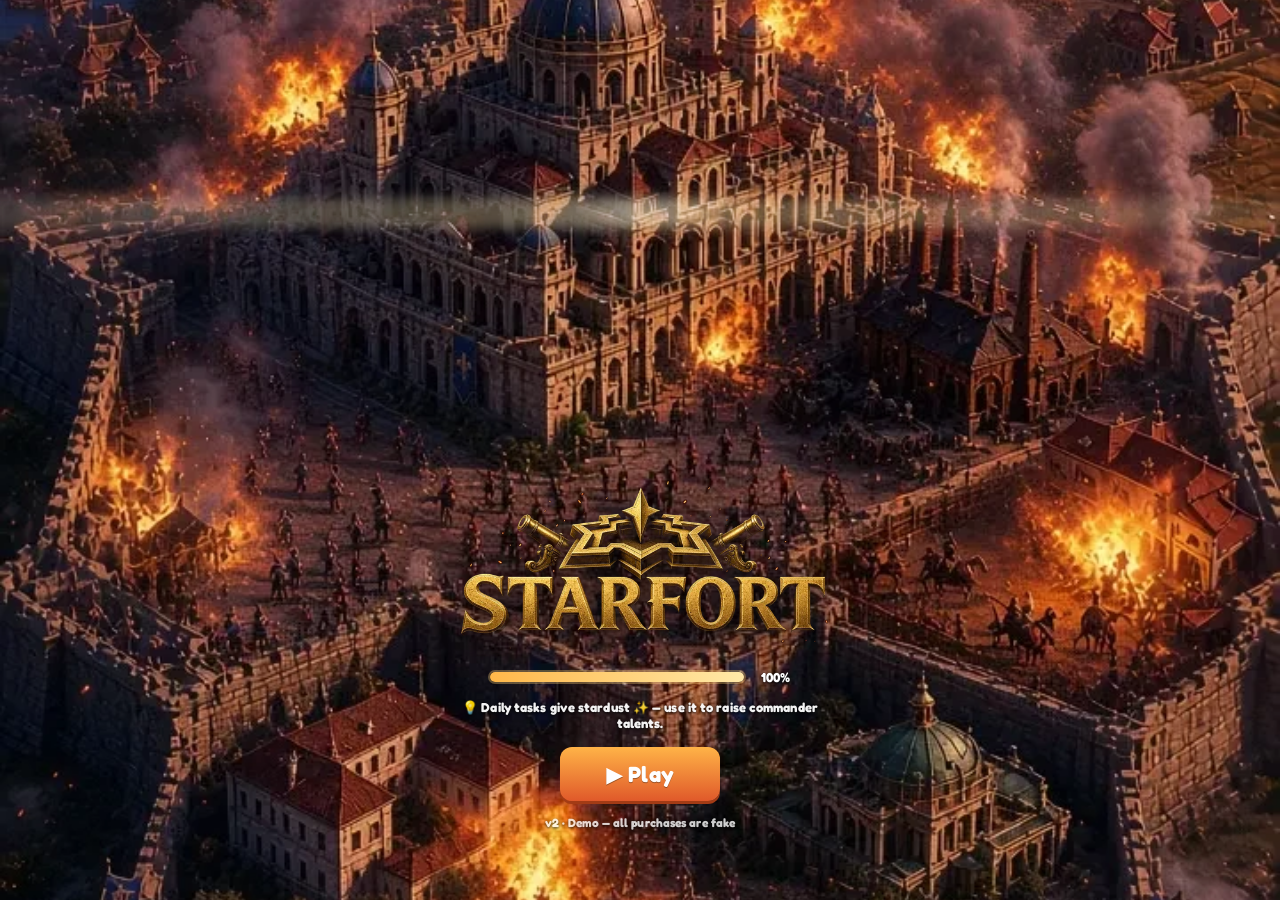
<file: index.html>
<!doctype html><html lang="tr"><head><meta charset="utf-8">
<meta name="viewport" content="width=device-width,initial-scale=1,maximum-scale=1,user-scalable=no,viewport-fit=cover">
<meta name="theme-color" content="#14304a"><title>Starfort</title><meta name="description" content="Starfort: barut çağı kale-şehir strateji oyunu."><meta property="og:title" content="Starfort"><meta property="og:description" content="Barut çağı kale-şehir strateji oyunu: şehrini kur, ordunu yetiştir, haritada fethet."><meta property="og:type" content="website"><meta name="twitter:card" content="summary"><link rel="manifest" href="manifest.webmanifest"><link rel="icon" href="img/icon-192.png"><link rel="apple-touch-icon" href="img/apple-touch-icon.png"><meta name="apple-mobile-web-app-capable" content="yes"><meta name="mobile-web-app-capable" content="yes"><meta name="apple-mobile-web-app-status-bar-style" content="black-translucent"><meta name="apple-mobile-web-app-title" content="Starfort"><link rel="preload" as="image" href="img/title.webp">
<style>
*{box-sizing:border-box;-webkit-tap-highlight-color:transparent;user-select:none;-webkit-user-select:none}
html,body{margin:0;height:100%;overflow:hidden;background:#14304a;font-family:system-ui,-apple-system,"Segoe UI",Roboto,sans-serif;color:#e8f1ff}
#c{position:fixed;inset:0;width:100%;height:100%;touch-action:none;display:block}
#hud{position:fixed;left:0;right:0;top:0;padding:calc(env(safe-area-inset-top) + 8px) 8px 0;pointer-events:none;z-index:5}
.row{display:flex;gap:5px;align-items:center;margin-bottom:5px}
.pill{pointer-events:auto;min-width:0;background:linear-gradient(#1f4f66ee,#123247ee);border:1px solid #7fd8e855;border-radius:16px;padding:3px 8px 3px 5px;font-weight:800;font-size:13px;display:flex;align-items:center;gap:3px;box-shadow:0 3px 8px #0006;white-space:nowrap}
.pill i{font-style:normal;font-size:14px}.plus{background:#3fb950;color:#fff;border-radius:50%;width:17px;height:17px;display:grid;place-items:center;font-size:13px;margin-left:2px}
#prof{pointer-events:auto;display:flex;align-items:center;gap:6px;background:linear-gradient(90deg,#123247ee,#12324700);border-radius:30px;padding:3px 12px 3px 3px}
#prof .av{width:44px;height:44px;border-radius:50%;background:radial-gradient(#fff1b0,#f0a030);display:grid;place-items:center;font-size:24px;border:2px solid #ffd27a}
#prof b{font-size:13px;display:block}#prof small{font-size:11px;color:#a9d8e8;font-weight:700}
#night{pointer-events:auto;margin-left:auto;text-align:right;background:linear-gradient(#1f4f66ee,#123247ee);border-radius:14px;padding:4px 10px;font-weight:900;font-size:16px;border:1px solid #7fd8e855}
#night small{display:block;font-size:10px;color:#a9d8e8;font-weight:700}#night.dark{color:#b0b0c0}#night.storm{background:linear-gradient(#5a3a7a,#2a1a40);border-color:#b98cff}
#stat{display:flex;gap:5px}#surv .idle{display:inline-block;margin-left:4px;background:#ff8a3a;color:#fff;border-radius:9px;padding:0 6px;font-size:11px;line-height:16px}@media (max-width:440px){#stat .lb{display:none}#stat .pill{padding:3px 7px}}
#warn{pointer-events:none;margin-top:4px;background:#b3261ecc;border-radius:10px;padding:5px 9px;font-weight:800;font-size:12px;display:none;width:max-content;max-width:100%}
#quest{pointer-events:auto;background:linear-gradient(#1f4f66ee,#123247ee);border:1px solid #7fd8e855;border-radius:12px;padding:7px 9px;max-width:235px;box-shadow:0 4px 12px #0006;font-size:12px;font-weight:700;margin-top:4px}
#quest .bar,.pbar{height:6px;background:#0a2030;border-radius:4px;margin-top:4px;overflow:hidden}#quest .bar i,.pbar i{display:block;height:100%;background:linear-gradient(90deg,#ffb347,#ff7b2a);width:0}
#bottom{position:fixed;left:0;right:0;bottom:0;padding:6px 6px calc(env(safe-area-inset-bottom) + 8px);display:flex;justify-content:space-around;z-index:5;background:linear-gradient(#0000,#0a2030dd 40%)}
.big{border:0;background:none;color:#fff;font-weight:900;font-size:11px;display:flex;flex-direction:column;align-items:center;gap:1px;position:relative;width:68px;text-shadow:0 1px 2px #000}
.big span{font-size:24px;width:48px;height:48px;border-radius:14px;display:grid;place-items:center;background:linear-gradient(#2a7a95,#164a62);border:2px solid #7fd8e8;box-shadow:0 4px 0 #0008}
.big.hot span{background:linear-gradient(#ffb347,#e0592a);border-color:#ffd27a}.big:active span{transform:translateY(3px)}
.dot{position:absolute;top:-2px;right:6px;background:#ff3b5c;width:14px;height:14px;border-radius:50%;border:2px solid #fff;display:none}
.btn{border:0;border-radius:11px;padding:9px 13px;font-weight:900;font-size:13px;color:#fff;background:linear-gradient(#5fd38a,#2a9d5c);box-shadow:0 3px 0 #1d7a45}
.btn.g{background:linear-gradient(#b48bff,#7546e8);box-shadow:0 3px 0 #4b2fa0}.btn.o{background:linear-gradient(#ffb347,#e0592a);box-shadow:0 3px 0 #a33b15}.btn.x{background:#46597a;box-shadow:0 3px 0 #2a3a55}.btn.r{background:linear-gradient(#ff6b6b,#c0392b);box-shadow:0 3px 0 #85231a}
.btn:disabled{filter:grayscale(1);opacity:.55}.btn.sm{padding:5px 10px;font-size:15px;min-width:36px}
#sheet{position:fixed;left:0;right:0;bottom:0;z-index:20;background:linear-gradient(#1d4a60,#102a3c);border-top:2px solid #7fd8e8;border-radius:20px 20px 0 0;padding:13px 12px calc(env(safe-area-inset-bottom) + 14px);transform:translateY(105%);transition:transform .28s cubic-bezier(.2,1.3,.4,1);max-height:74%;overflow:auto;box-shadow:0 -6px 24px #0008}
#sheet.on{transform:none}#sheet h3{margin:0 0 8px;font-size:18px;display:flex;justify-content:space-between;align-items:center;gap:8px}
.card{background:#ffffff12;border:1px solid #ffffff1a;border-radius:13px;padding:9px;font-size:12px;font-weight:700;margin-bottom:7px;display:flex;align-items:center;gap:9px}
.card .ic{font-size:28px;width:40px;text-align:center;flex:none}.card .mid{flex:1;min-width:0}.nm{font-size:14px;font-weight:900}.sub{color:#a9d8e8;font-size:12px;margin-top:2px}
.tag{font-size:10px;background:#ff3b5c;color:#fff;border-radius:6px;padding:1px 5px;margin-left:4px;vertical-align:middle}
.demo{background:#ffcf3a22;border:1px solid #ffcf3a66;border-radius:10px;padding:7px 9px;font-size:12px;font-weight:700;margin-bottom:9px;color:#ffe08a}
.sec{font-size:12px;font-weight:900;color:#a9d8e8;margin:10px 2px 6px;text-transform:uppercase;letter-spacing:.5px}
.tabs{display:flex;gap:6px;margin-bottom:9px}.tabs button{flex:1}
#modal{position:fixed;inset:0;background:#000a;z-index:40;display:none;align-items:center;justify-content:center;padding:22px}
#modal.on{display:flex}#modal .box{background:linear-gradient(#1f5068,#102a3c);border:2px solid #7fd8e8;border-radius:20px;padding:18px;max-width:340px;width:100%;text-align:center;animation:pop .3s cubic-bezier(.2,1.6,.4,1)}
#modal h2{margin:0 0 8px}#modal p{margin:6px 0 14px;font-weight:600;line-height:1.4}#modal .acts{display:flex;gap:8px;justify-content:center;flex-wrap:wrap}
@keyframes pop{from{transform:scale(.6);opacity:0}}
#toast{position:fixed;left:50%;top:190px;transform:translateX(-50%);background:#0a2030e6;color:#fff;padding:9px 16px;border-radius:14px;font-weight:700;font-size:14px;z-index:60;opacity:0;transition:opacity .25s;pointer-events:none;text-align:center;max-width:86%;border:1px solid #7fd8e8}#toast.low{top:auto;bottom:calc(18px + env(safe-area-inset-bottom));z-index:120}
#fx{position:fixed;inset:0;pointer-events:none;z-index:15}
.float{position:absolute;font-weight:900;font-size:19px;color:#fff;text-shadow:0 2px 0 #000a,0 0 6px #0008;transform:translate(-50%,-50%);animation:up 1s ease-out forwards;white-space:nowrap}
@keyframes up{to{transform:translate(-50%,-260%);opacity:0}}
.fly{position:absolute;font-size:20px;transition:left .65s cubic-bezier(.5,-0.3,.7,1),top .65s cubic-bezier(.3,0,.9,.6),transform .65s;transform:translate(-50%,-50%)}
.lbl{position:absolute;transform:translate(-50%,-100%);background:#0a2030d8;color:#fff;font-size:11px;font-weight:800;padding:2px 7px 3px;border-radius:8px;white-space:nowrap;border:1px solid #ffb347;min-width:62px;text-align:center}
.lbl .pbar{height:4px;margin-top:2px}
.nm3{position:absolute;transform:translate(-50%,0);color:#fff;font-size:10px;font-weight:900;text-shadow:0 1px 2px #000,0 0 4px #000;white-space:nowrap}
#hand{position:fixed;font-size:44px;z-index:46;pointer-events:none;display:none;transform:translate(-20%,0);filter:drop-shadow(0 3px 3px #0008);animation:bob .8s ease-in-out infinite}@keyframes bob{50%{margin-top:14px}}
#tip{position:fixed;left:50%;bottom:104px;transform:translateX(-50%);background:#fff8e6;color:#3a2410;border-radius:14px;padding:9px 14px;font-weight:800;font-size:14px;z-index:44;box-shadow:0 5px 16px #0008;display:none;text-align:center;width:max-content;max-width:88%;border:3px solid #ffb347}
#ad{position:fixed;inset:0;background:#000;color:#fff;z-index:50;display:none;align-items:center;justify-content:center;flex-direction:column;font-weight:800;gap:12px}#ad.on{display:flex}
#battle{position:fixed;inset:0;z-index:35;display:none;flex-direction:column;background:linear-gradient(#f39a5b,#b65f6e 25%,#3fb8c0 55%,#14506a);color:#fff}
#battle.on{display:flex}#battle .top{padding:calc(env(safe-area-inset-top) + 14px) 14px 8px;text-align:center;font-weight:900;font-size:18px;color:#fff;text-shadow:0 2px 3px #0008}
.side{flex:1;display:flex;flex-direction:column;align-items:center;justify-content:center;gap:8px;position:relative}
.units{display:flex;flex-wrap:wrap;gap:6px;justify-content:center;max-width:340px}.u{font-size:34px;transition:transform .15s}.u.big{font-size:84px}
.hp{width:260px;height:14px;background:#0004;border-radius:8px;overflow:hidden;border:2px solid #fff}.hp i{display:block;height:100%;background:linear-gradient(90deg,#3fb950,#9be15d);transition:width .3s}.hp.e i{background:linear-gradient(90deg,#ff6b6b,#ffb347)}
.hl{font-weight:900;font-size:13px;color:#fff;text-shadow:0 1px 2px #000}.waves{height:40px;background:repeating-linear-gradient(90deg,#ffffff33 0 20px,#0000 20px 40px)}
.sea{position:relative;height:150px;border-radius:14px;margin-bottom:9px;background:radial-gradient(circle at 30% 40%,#3fb8c0,#1f6f8b 60%,#14304a);overflow:hidden;border:1px solid #7fd8e855}
.sea .node{position:absolute;transform:translate(-50%,-50%);font-size:26px;text-align:center;line-height:1}.sea .node small{display:block;font-size:10px;font-weight:900;color:#fff}.sea .fd{display:inline-block;width:26px;height:18px;border-radius:50%;background:radial-gradient(#c9b8e8,#6a5a8a);box-shadow:8px -4px 0 -2px #9a88c0}.sea .node.fog{opacity:.6;filter:grayscale(.5)}.sea .node.cur{font-size:34px;animation:bob .8s ease-in-out infinite}.sea .ship{position:absolute;font-size:22px;transform:translate(-50%,-50%)}
.port{width:54px;height:54px;border-radius:12px;display:grid;place-items:center;font-size:30px;border:3px solid #fff;box-shadow:0 3px 8px #0006;position:relative}
.r3{background:linear-gradient(135deg,#ffd76b,#e08a1e)}.r2{background:linear-gradient(135deg,#c79bff,#7546e8)}.r1{background:linear-gradient(135deg,#7fd3ff,#2e86de)}
.port small{position:absolute;bottom:-8px;left:50%;transform:translateX(-50%);font-size:9px;color:#ffd700;text-shadow:0 0 2px #000;white-space:nowrap}
.flip{animation:flip .7s ease-out}@keyframes flip{0%{transform:rotateY(90deg) scale(.5)}60%{transform:rotateY(0) scale(1.2)}100%{transform:scale(1)}}
#loading{position:fixed;inset:0;background:linear-gradient(#14304a,#3b5a8a);display:flex;align-items:center;justify-content:center;flex-direction:column;z-index:60;font-weight:900;font-size:28px;color:#ffd27a}
img.ri{width:16px;height:16px;vertical-align:-3px;object-fit:contain}.pill img.ri{width:19px;height:19px}.cs{white-space:nowrap}
.fly img.ri{width:26px;height:26px}
.port{overflow:visible}.port img{width:100%;height:100%;object-fit:cover;border-radius:9px;display:block}.port .lv{position:absolute;top:-7px;left:-7px;background:#0a2030;border:2px solid #fff;border-radius:10px;font-size:10px;padding:0 5px;color:#fff}
#prof .av{overflow:hidden;padding:0}#prof .av img{width:100%;height:100%;object-fit:cover}
#side{position:fixed;right:6px;top:calc(env(safe-area-inset-top) + 176px);z-index:6;display:flex;flex-direction:column;gap:8px}
.sb{width:46px;height:46px;border-radius:13px;border:2px solid #7fd8e8;background:linear-gradient(#2a7a95,#164a62);color:#fff;font-size:21px;position:relative;box-shadow:0 3px 0 #0008;padding:0;display:grid;place-items:center}.sb small{position:absolute;bottom:-5px;left:50%;transform:translateX(-50%);font-size:8.5px;font-weight:900;background:#0a2030;border-radius:5px;padding:0 3px;white-space:nowrap}
.sb.hot{background:linear-gradient(#ffb347,#e0592a);border-color:#ffd27a}.sb .dot{right:-4px;top:-4px}
#collect{position:fixed;left:50%;bottom:calc(env(safe-area-inset-bottom) + 92px);transform:translateX(-50%);z-index:6;display:none}
#talk{position:fixed;left:8px;right:8px;bottom:calc(env(safe-area-inset-bottom) + 92px);z-index:48;display:none;gap:7px;align-items:flex-end;max-width:520px;margin:0 auto}#talk.on{display:flex}#talk.top{bottom:auto;top:calc(env(safe-area-inset-top) + 64px);align-items:flex-start}
#talk img{width:54px;height:54px;border-radius:12px;border:2px solid #ffd27a;object-fit:cover;flex:none;box-shadow:0 3px 8px #0008}
#talk .bub{flex:1;position:relative;background:#fff8e6f2;color:#3a2410;border-radius:13px;padding:7px 10px;font-weight:700;font-size:12.5px;border:2px solid #ffb347;line-height:1.3;max-height:30vh;overflow:auto}#talk .bub b{display:block;color:#c0592a;font-size:11px;padding-right:58px}#talk .tc{position:absolute;top:3px;right:4px;display:flex;gap:4px}#talk .tc button{width:26px;height:24px;border-radius:8px;border:1px solid #e0a060;background:#ffe9c2;color:#7a4320;font-weight:900;font-size:13px;padding:0;cursor:pointer}[dir=rtl] #talk .tc{right:auto;left:4px}[dir=rtl] #talk .bub b{padding-right:0;padding-left:58px}#talk .bub small{display:block;text-align:end;color:#a07050;font-size:10px;margin-top:2px}
.cal{display:grid;grid-template-columns:repeat(4,1fr);gap:6px;margin:10px 0}.cal div{background:#ffffff14;border:2px solid #ffffff22;border-radius:12px;padding:6px 2px;font-size:11px;font-weight:800}.cal .ok{opacity:.45}.cal .now{border-color:#ffd27a;background:#ffb34733;animation:bob 1s infinite}.cal .d7{grid-column:span 2}
.prev{background:#3fa7e022;border:1px dashed #7fd8e8;border-radius:10px;padding:7px 9px;font-size:12px;font-weight:800;margin-bottom:9px;color:#bfe9ff}
.tier{display:grid;grid-template-columns:34px 1fr 1fr;gap:6px;align-items:center;margin-bottom:5px}.tier>b{text-align:center;font-size:13px}.tier .c{background:#ffffff12;border-radius:10px;padding:5px;display:flex;justify-content:space-between;align-items:center;font-size:12px;font-weight:800;min-height:38px}.tier .c.p{background:#ffcf3a1c;border:1px solid #ffcf3a55}.tier .c.lk{opacity:.45}
.board .card{padding:6px 9px;margin-bottom:4px}.board .me{background:#ffb34733;border-color:#ffd27a}
.bot{font-size:9px;background:#46597a;border-radius:4px;padding:0 4px;margin-left:4px}
.foeimg{width:150px;height:150px;object-fit:contain;filter:drop-shadow(0 6px 10px #0008)}
.tgl{width:52px;height:30px;border-radius:15px;border:0;background:#46597a;position:relative}.tgl:after{content:'';position:absolute;left:3px;top:3px;width:24px;height:24px;border-radius:50%;background:#fff;transition:left .2s}.tgl.on{background:#3fb950}.tgl.on:after{left:25px}
#loading{background:#0a1a2a url(img/title.webp) center/cover;justify-content:flex-end;padding-bottom:calc(env(safe-area-inset-bottom) + 70px);gap:14px}
#loading img{width:min(80vw,380px);filter:drop-shadow(0 6px 14px #000c)}#loading .btn{font-size:22px;padding:14px 46px}#loading small{font-size:12px;color:#fff;opacity:.8;font-weight:700;text-shadow:0 1px 3px #000}

@font-face{font-family:Fredoka;src:url(fonts/fredoka-latin.woff2) format('woff2');font-weight:300 700;font-display:swap;unicode-range:U+0000-00FF,U+0131,U+0152-0153,U+02BB-02BC,U+02C6,U+02DA,U+02DC,U+2000-206F,U+20AC,U+2122,U+2191,U+2193,U+2212,U+2215,U+FEFF,U+FFFD}
@font-face{font-family:Fredoka;src:url(fonts/fredoka-latin-ext.woff2) format('woff2');font-weight:300 700;font-display:swap;unicode-range:U+0100-02AF,U+1E00-1EFF,U+2020,U+20A0-20AB,U+20AD-20C0,U+2113,U+2C60-2C7F,U+A720-A7FF}
/* ---- tasarım sistemi v2.1 ---- */
:root{--pn:linear-gradient(#1f5068,#102a3c);--ln:#7fd8e8;--ac:#ffd27a;--tx2:#a9d8e8;--rd:14px;--sh:0 4px 14px #0007}
html,body,button{font-family:Fredoka,system-ui,-apple-system,"Segoe UI",Roboto,sans-serif;letter-spacing:.1px}
.btn{font-family:inherit;font-weight:700;font-size:14px;border-radius:12px;min-height:36px;padding:8px 14px;transition:transform .08s,filter .15s;text-shadow:0 1px 0 #0005;cursor:pointer}
.btn:active{transform:translateY(2px) scale(.97);box-shadow:none}.btn.sm{min-height:32px;padding:4px 10px}
.nm{font-weight:700;font-size:15px}.sub{font-weight:500;font-size:12px;color:var(--tx2)}.card{border-radius:var(--rd);padding:10px;gap:10px;font-weight:500}
.card .ic{font-size:28px;width:42px;height:42px;display:grid;place-items:center;background:#ffffff10;border-radius:12px}
#sheet{background:var(--pn);transition:transform .3s cubic-bezier(.2,1.2,.4,1),opacity .2s;opacity:0;padding-top:0}#sheet.on{opacity:1}
#sheet h3{position:sticky;top:0;z-index:2;margin:0 -12px 10px;padding:12px 12px 10px;background:linear-gradient(#21566e,#1b4a60);border-bottom:1px solid #7fd8e833;font-size:19px;font-weight:700}
#sheet h3 .close{width:36px;padding:0}
.sec{font-weight:700;letter-spacing:.8px}
#modal{transition:background .17s}#modal.out{background:#0000}#modal.out .box{animation:pout .17s forwards}@keyframes pout{to{transform:scale(.85);opacity:0}}
#modal h2{font-weight:700;font-size:22px;position:relative}#modal p{font-weight:500}
#modal .box{position:relative;overflow:hidden;box-shadow:0 10px 40px #000a}#modal .box>*{position:relative}
.rays{position:absolute!important;left:50%;top:70px;width:520px;height:520px;margin:-260px 0 0 -260px;background:repeating-conic-gradient(#ffffff14 0 10deg,#0000 10deg 20deg);animation:spin 14s linear infinite;pointer-events:none;-webkit-mask:radial-gradient(#000 20%,#0000 65%);mask:radial-gradient(#000 20%,#0000 65%)}
.rays.gold{background:repeating-conic-gradient(#ffd84a33 0 10deg,#0000 10deg 20deg)}@keyframes spin{to{transform:rotate(360deg)}}
.rwh{font-size:58px;animation:pop .5s cubic-bezier(.2,1.8,.4,1);filter:drop-shadow(0 4px 8px #0008)}
.rws{display:flex;gap:8px;justify-content:center;flex-wrap:wrap;margin:12px 0 16px}
.rw{width:78px;padding:10px 4px 8px;border-radius:14px;background:linear-gradient(#2d6a85,#173d52);border:2px solid var(--ac);box-shadow:0 0 14px #ffd27a55;animation:rwin .5s cubic-bezier(.2,1.7,.4,1) backwards;display:flex;flex-direction:column;align-items:center;gap:2px}
.rw .ri2{font-size:30px;height:36px;display:grid;place-items:center}.rw .ri2 img.ri{width:36px;height:36px}.rw b{font-size:16px}.rw small{font-size:10px;color:var(--tx2)}
@keyframes rwin{from{transform:scale(0) rotate(-20deg);opacity:0}}
.lvb{font-size:64px;font-weight:700;color:#fff;width:110px;height:110px;margin:4px auto 6px;border-radius:50%;display:grid;place-items:center;background:radial-gradient(#ffe89a,#f0a030);border:4px solid #fff;text-shadow:0 3px 0 #b5651d;box-shadow:0 0 30px #ffd84a;animation:pop .6s cubic-bezier(.2,1.8,.4,1)}
.lvh{color:var(--ac);text-shadow:0 2px 0 #0008}.ul div{font-weight:600;font-size:14px;padding:5px;margin:4px 0;background:#ffffff10;border-radius:10px;animation:rwin .4s backwards}
.bigtxt{position:absolute;left:50%;top:34%;transform:translate(-50%,-50%);text-align:center;animation:bigt 1.5s ease-out forwards;white-space:nowrap}
.bigtxt b{display:block;font-size:40px;font-weight:700;text-shadow:0 3px 0 #0009,0 0 18px #000a;letter-spacing:1px}.bigtxt small{font-size:15px;font-weight:600;color:#fff;text-shadow:0 2px 3px #000}
@keyframes bigt{0%{transform:translate(-50%,-50%) scale(.3);opacity:0}15%{transform:translate(-50%,-50%) scale(1.15);opacity:1}25%{transform:translate(-50%,-50%) scale(1)}80%{opacity:1}100%{transform:translate(-50%,-90%);opacity:0}}
.gcs{display:flex;flex-wrap:wrap;gap:14px 8px;justify-content:center;margin:14px 0 18px;perspective:600px}
.gc{width:62px;height:104px;position:relative}.gcs.one .gc{width:130px;height:170px}
.gc>div{position:absolute;inset:0;backface-visibility:hidden;border-radius:12px;display:flex;flex-direction:column;align-items:center}
.gb{background:linear-gradient(135deg,#2a5a78,#12324a);border:2px solid var(--ln);font-size:26px;justify-content:center;animation:gbo .25s ease-in var(--d) forwards}
.gf{transform:rotateY(90deg);animation:gfi .35s cubic-bezier(.2,1.6,.4,1) calc(var(--d) + .25s) forwards;padding-top:4px}
.gf .port{box-shadow:0 0 16px var(--c),0 0 4px var(--c);border-color:var(--c)}.gn{font-size:11px;font-weight:700;margin-top:9px}.gr{font-size:9px;font-weight:700;color:var(--c);letter-spacing:.6px}.gs{font-size:10px;font-weight:600}
.gcs.one .gn{font-size:15px}.gcs.one .gr{font-size:12px}
.gc.r3 .gf::after{content:'';position:absolute;inset:-6px;border-radius:16px;box-shadow:0 0 26px 6px #ffcf3a88;animation:pulse 1.2s infinite;pointer-events:none}
@keyframes gbo{to{transform:rotateY(-90deg)}}@keyframes gfi{to{transform:rotateY(0)}}@keyframes pulse{50%{opacity:.35}}
.pill{font-weight:600}#prof b,#night{font-weight:700}.big{font-weight:700;font-size:11.5px}
.dot{animation:dotp 1.6s infinite}@keyframes dotp{50%{transform:scale(1.18)}}

i[data-k]{font-style:normal}
.langs{display:grid;grid-template-columns:1fr 1fr;gap:8px;margin:10px 0}.langs .btn{width:100%}
html.L-zh-CN body,html.L-zh-CN .btn{font-family:Fredoka,"PingFang SC","Hiragino Sans GB","Noto Sans SC","Microsoft YaHei",sans-serif}
html.L-zh-TW body,html.L-zh-TW .btn{font-family:Fredoka,"PingFang TC","Noto Sans TC","Microsoft JhengHei",sans-serif}
html.L-zh-CN *,html.L-zh-TW *{word-break:break-all;line-break:strict;letter-spacing:0}
html.L-ar body{font-family:Fredoka,"Noto Sans Arabic","Segoe UI",Tahoma,sans-serif}
html.L-ru .btn,html.L-de .btn,html.L-fr .btn,html.L-es .btn,html.L-pt-BR .btn,html.L-id .btn{white-space:normal;overflow-wrap:anywhere}
[dir=rtl] .card,[dir=rtl] #sheet h3{direction:rtl;text-align:right}
[dir=rtl] #hud,[dir=rtl] #bar{direction:ltr}
#bChat.ping::after{content:"";position:absolute;top:2px;right:2px;width:9px;height:9px;border-radius:50%;background:#ff4d4d}#bChat{position:relative}

/* ── UI kiti v3: denizci ahşap/pirinç/teal çerçeveler ── */
:root{--wood:linear-gradient(135deg,#8a5a32,#b98250 22%,#6e4425 50%,#a8743f 78%,#5e3a20);--brass:linear-gradient(#ffe7a3,#d8a84a 45%,#9a6a22);--teal:#1b4a5e}
#modal .box{border:5px solid transparent;border-radius:18px;background:radial-gradient(circle at 9px 9px,#ffe7a3 0 3px,#8a5a1a 3.5px,transparent 4.5px) padding-box,radial-gradient(circle at calc(100% - 9px) 9px,#ffe7a3 0 3px,#8a5a1a 3.5px,transparent 4.5px) padding-box,radial-gradient(circle at 9px calc(100% - 9px),#ffe7a3 0 3px,#8a5a1a 3.5px,transparent 4.5px) padding-box,radial-gradient(circle at calc(100% - 9px) calc(100% - 9px),#ffe7a3 0 3px,#8a5a1a 3.5px,transparent 4.5px) padding-box,linear-gradient(#22566f,#123247 70%,#0e2838) padding-box,var(--wood) border-box;box-shadow:inset 0 0 0 2px #d8a84a,inset 0 0 0 3px #5e3a20,inset 0 2px 18px #7fd8e833,0 12px 40px #000b}
#modal h2{display:inline-block;margin:-4px auto 10px;padding:6px 26px 7px;color:#fff6dc;text-shadow:0 2px 0 #0a2230;background:linear-gradient(#2a6e86,#164a60);border-top:2px solid #e8c069;border-bottom:2px solid #9a6a22;clip-path:polygon(0 0,100% 0,calc(100% - 12px) 50%,100% 100%,0 100%,12px 50%);filter:drop-shadow(0 3px 0 #0006)}
#sheet{border-top:0;box-shadow:0 -3px 0 #d8a84a,0 -7px 0 #6e4425,0 -10px 26px #000a}
#sheet h3{border-bottom:2px solid #d8a84a66;background:linear-gradient(#245d76,#1a4a60 60%,#173f53)}
.card{box-shadow:inset 0 1px 0 #ffffff18,0 2px 6px #0005}
.btn{box-shadow:inset 0 1px 0 #ffffff55,inset 0 -3px 0 #0003,0 3px 0 #0005}
/* ── Sis Cephesi + çeviri ── */
.war-hero,.war-cta{background:linear-gradient(135deg,#2b3f5c,#3d2a4a);border:1px solid #9fb6d855}
.war-cta{cursor:pointer}
.wtl{display:flex;gap:4px;margin:8px 0}.wst{flex:1;text-align:center;font-size:11px;padding:5px 2px;border-radius:8px;background:#0e2838;color:#8aa;border:1px solid #2a4a5a}
.wst.on{background:linear-gradient(#e8c069,#b8862e);color:#2a1a05;font-weight:700;border-color:#ffe7a3}.wst.done{color:#cfe;background:#1c4a3a}
.wscore{display:flex;align-items:center;justify-content:space-between;gap:8px;margin:8px 0;font-weight:800;font-size:15px}.wscore>div{flex:1;text-align:center}.wscore .vs{flex:0 0 auto;color:#e8c069;font-size:13px}
.stars{color:#ffd54a;letter-spacing:1px;white-space:nowrap}.stars i{font-style:normal;color:#ffffff30}
.msgt{white-space:pre-wrap;word-break:break-word}.trbtn{background:none;border:0;color:#7fd8e8;font-size:11px;padding:2px 0 0;cursor:pointer;text-decoration:underline}
#loading{overflow:hidden;transition:opacity .6s ease,transform .6s ease}#loading.out{opacity:0;transform:scale(1.04);pointer-events:none}
#loading .ldBeam{position:absolute;left:50%;top:22%;width:160vmax;height:30px;margin-left:-80vmax;background:linear-gradient(90deg,transparent,#ffe9a855 45%,#fff5d088 50%,#ffe9a855 55%,transparent);transform-origin:50% 50%;animation:ldSweep 6s linear infinite;filter:blur(6px);mix-blend-mode:screen;pointer-events:none}
@keyframes ldSweep{0%{transform:rotate(-25deg);opacity:.2}50%{transform:rotate(25deg);opacity:.9}100%{transform:rotate(-25deg);opacity:.2}}
#ldLogo{animation:ldIn 1.1s cubic-bezier(.2,.9,.3,1.3) both}@keyframes ldIn{from{opacity:0;transform:translateY(-24px) scale(.85)}to{opacity:1;transform:none}}
#ldBox{width:min(72vw,300px);display:flex;align-items:center;gap:8px;animation:ldIn .8s .3s both}#ldBar{flex:1;height:10px;border-radius:6px;background:#0008;box-shadow:inset 0 1px 3px #000,0 0 0 2px #ffd27a55;overflow:hidden}#ldFill{display:block;transition:width .25s;height:100%;width:0;background:linear-gradient(90deg,#ffb84a,#ffe9a8);box-shadow:0 0 10px #ffd27a}
#ldPct{font-size:13px;color:#fff;text-shadow:0 1px 3px #000;min-width:38px;text-align:right}
#ldTip{max-width:min(84vw,360px);min-height:34px;font-size:13px;font-weight:700;color:#fff;text-align:center;text-shadow:0 1px 3px #000;opacity:0;transition:opacity .5s}#ldTip.on{opacity:.95}
#startBtn:not([disabled]){animation:ldPulse 1.8s ease-in-out infinite}@keyframes ldPulse{0%,100%{transform:scale(1);box-shadow:0 0 0 0 #ffd27a88}50%{transform:scale(1.05);box-shadow:0 0 0 12px #ffd27a00}}
@media (prefers-reduced-motion:reduce){#loading .ldBeam,#startBtn,#ldLogo{animation:none!important}}
body.fadeIn #app,body.fadeIn canvas{animation:gIn .7s ease both}@keyframes gIn{from{opacity:0;filter:blur(4px)}to{opacity:1;filter:none}}
#battle.reefB{background:radial-gradient(circle at 50% 30%,#1fb5a855,transparent 60%),linear-gradient(#0b3b4a,#0a5a5a 60%,#e98a6a55)!important}#battle.reefB #beast{filter:drop-shadow(0 0 18px #3ff5d9aa)}.reefC{background:linear-gradient(135deg,#0f4f5acc,#2a1f4acc)!important;border:1px solid #3ff5d955}
.evHero{background:linear-gradient(135deg,#7a4f1c,#2a4a5e)!important;border:1px solid #ffd27a88}.evIc{font-size:38px;width:58px;height:58px;display:grid;place-items:center;border-radius:14px;background:radial-gradient(circle,#ffd27a55,#0000 70%)}
.evBar{position:relative;margin:16px 8px 4px}.evBar .pbar{height:12px}.evMk{position:absolute;top:50%;transform:translate(-50%,-50%);font-size:22px;filter:grayscale(.7) drop-shadow(0 2px 2px #0008);transition:filter .3s}.evMk.rdy{filter:drop-shadow(0 0 8px #ffd27a);animation:evB 1s ease-in-out infinite}.evMk.done{filter:none;font-size:18px}
@keyframes evB{0%,100%{transform:translate(-50%,-50%) scale(1)}50%{transform:translate(-50%,-62%) scale(1.15)}}
.evAct{display:flex;flex-wrap:wrap;gap:6px}.evAct span{background:#0a2030aa;border:1px solid #7fd8e855;border-radius:10px;padding:5px 8px;font-size:12px}.evAct b{color:#ffd27a}
.evWeek{display:grid;grid-template-columns:repeat(7,1fr);gap:4px}.evWeek div{background:#0a2030aa;border:1px solid #7fd8e833;border-radius:10px;padding:4px 2px;text-align:center;display:flex;flex-direction:column;align-items:center;gap:1px;min-width:0}.evWeek b{font-size:20px}.evWeek small{font-size:8.5px;line-height:1.1;opacity:.85;overflow:hidden;text-overflow:ellipsis;max-width:100%}.evWeek .on{background:linear-gradient(#ffb347,#c8551f);border-color:#ffd27a;box-shadow:0 0 10px #ffd27a66}.evWeek .past{opacity:.45}
.mhand{position:fixed;left:-14px;top:-6px;z-index:7;pointer-events:none;font-size:34px;opacity:0;display:none;filter:drop-shadow(0 3px 4px #0009);text-align:center;line-height:1}.mhand.on{display:block}.mhand small{display:block;font-size:10px;font-weight:800;color:#7dff8a;background:#0a2030cc;border-radius:6px;padding:2px 5px;margin-top:2px;white-space:nowrap;transform:translateX(-25%)}
@media (prefers-reduced-motion:reduce){.evMk.rdy{animation:none}}

/* v7 2D sanat: ahşap/taş çerçeveler, rota, darbe efektleri */
.sea{border:5px solid #6b4423!important;box-shadow:inset 0 0 0 2px #c8935a,inset 0 0 24px #0008,0 4px 0 #3b2410,0 6px 12px #0006;background:repeating-radial-gradient(circle at 20% 30%,#ffffff10 0 2px,transparent 3px 22px),radial-gradient(circle at 30% 40%,#3fb8c0,#1f6f8b 60%,#14304a)!important}
.sea::before,.sea::after{content:"";position:absolute;width:14px;height:14px;border-radius:50%;background:radial-gradient(circle at 35% 35%,#ffe7a0,#a8782a);box-shadow:0 1px 2px #0008;top:4px;left:4px;z-index:2}.sea::after{left:auto;right:4px}
.sea .route{position:absolute;inset:0;width:100%;height:100%}.sea .route path{fill:none;stroke:#fff6d8;stroke-width:2.5;stroke-dasharray:6 6;opacity:.75}
.sea .node{filter:drop-shadow(0 2px 2px #0007)}.sea .node small{background:#3b2410cc;border:1px solid #c8935a;border-radius:6px;padding:0 4px;margin-top:2px}.sea .ship{filter:drop-shadow(0 3px 2px #0008);animation:bob 1.4s ease-in-out infinite}
#battle{background:radial-gradient(ellipse at 50% 110%,#0b2f45,transparent 60%),linear-gradient(#f39a5b,#b65f6e 22%,#3fb8c0 52%,#14506a)!important}
#battle .top{margin:calc(env(safe-area-inset-top) + 8px) auto 0;padding:8px 22px!important;background:linear-gradient(#8a8f98,#5a606a);border:3px solid #3a3e46;border-radius:6px;box-shadow:inset 0 2px 0 #ffffff55,inset 0 -3px 0 #0004,0 4px 10px #0007;font-size:16px!important}
#battle .side{margin:8px 12px;border-radius:16px;background:linear-gradient(#ffffff14,#5a3a1e33);border:4px solid #6b4423;box-shadow:inset 0 0 0 2px #c8935a88,inset 0 0 30px #0006,0 4px 0 #3b2410}
#battle .hp{height:16px!important;border:3px solid #c8935a!important;outline:2px solid #3b2410;background:#1a0e06!important}.hp i{box-shadow:inset 0 3px 0 #ffffff55}
#battle .hl{background:#3b2410cc;border:1px solid #c8935a;border-radius:8px;padding:2px 10px}
#battle .u.ut{width:40px;height:40px;display:grid;place-items:center;font-size:24px;border-radius:50% 50% 45% 45%;background:radial-gradient(circle at 40% 30%,#4a8ad8,#1f4f8b);border:3px solid #e8c37a;box-shadow:0 3px 0 #3b2410}
#battle .waves{background:repeating-radial-gradient(circle at 10px -6px,transparent 0 12px,#ffffff44 13px 15px,transparent 16px) 0 0/30px 30px!important;animation:wv 2s linear infinite}@keyframes wv{to{background-position:30px 0}}
.imp{position:fixed;z-index:60;pointer-events:none;width:0;height:0}.imp .fl{position:absolute;left:-45px;top:-45px;width:90px;height:90px;border-radius:50%;animation:impf .35s ease-out forwards}.imp .rg{position:absolute;left:-20px;top:-20px;width:40px;height:40px;border-radius:50%;border:4px solid;animation:impr .5s ease-out forwards}.imp b{position:absolute;left:-4px;top:-4px;width:8px;height:8px;border-radius:2px;transform:rotate(45deg);animation:imps .6s ease-out forwards}
@keyframes impf{from{transform:scale(.3);opacity:1}to{transform:scale(1.4);opacity:0}}@keyframes impr{from{transform:scale(.4);opacity:1}to{transform:scale(2.6);opacity:0}}@keyframes imps{to{transform:translate(var(--x),var(--y)) rotate(200deg) scale(.3);opacity:0}}
.cball{position:fixed;z-index:59;width:12px;height:12px;margin:-6px;border-radius:50%;background:radial-gradient(circle at 35% 35%,#888,#111);box-shadow:0 0 8px #ffb347;pointer-events:none}
@media (prefers-reduced-motion:reduce){.imp,.cball{display:none}#battle .waves,.sea .ship{animation:none}}
.sea.land{background:radial-gradient(ellipse at 50% 50%,transparent 40%,#0a0604cc 100%),linear-gradient(#2a1a0e55,#1a0e0899),url(img/a/world_tile.webp) 0 0/150px!important;border-color:#5a3a1c!important}
.sea.land .route path{stroke:#e8d6a8;stroke-width:2;opacity:.45}
.sea.land .route path.done{stroke:#ff5a3c;stroke-width:3;stroke-dasharray:none;opacity:.9}
.sea.land .node .kp{width:38px;display:block;margin:-6px auto -2px;filter:drop-shadow(0 2px 2px #000a)}
.sea.land .node .fl{position:absolute;top:-6px;right:-4px;font-size:12px}
.sea.land .node .fo{display:block;width:46px;height:46px;border-radius:50%;overflow:hidden;border:3px solid #ff4a2a;background:radial-gradient(#5a1a10,#1a0806);box-shadow:0 0 0 2px #000,0 0 14px #ff3b30;animation:fpulse 1.2s ease-in-out infinite}
.sea.land .node .fo img{width:100%;height:120%;object-fit:cover;object-position:top}
.sea.land .node.cur{animation:none}
.sea.land .fd{width:28px;height:18px;background:radial-gradient(#6e6a66,#2e2a28);box-shadow:8px -4px 0 -2px #4e4a46,-6px -3px 0 -3px #5a5652;opacity:.9}
.sea.land .node.fog.boss .fd{background:radial-gradient(#8a3a2a,#3a1410);box-shadow:8px -4px 0 -2px #6a2a1e,-6px -3px 0 -3px #7a3020}
.sea.land .node .bk{position:absolute;top:-14px;left:50%;transform:translateX(-50%);font-size:14px;filter:drop-shadow(0 0 3px #ff3b30)}
.sea.land .ship{width:34px;height:auto;position:absolute;transform:translate(-50%,-50%);filter:drop-shadow(0 3px 2px #000a)}
@keyframes fpulse{0%,100%{box-shadow:0 0 0 2px #000,0 0 8px #ff3b30}50%{box-shadow:0 0 0 2px #000,0 0 20px #ff6a3c}}

/* v8 savaş sahnesi */
#bsc{flex:1;width:100%;min-height:0;display:block}
#battle .bctl{position:absolute;right:10px;top:calc(env(safe-area-inset-top) + 62px);display:flex;gap:6px;z-index:2}#battle .bctl .btn{min-height:32px;padding:4px 10px}
#battle .bpl{display:flex;flex-direction:column;gap:6px;padding:8px 10px calc(env(safe-area-inset-bottom) + 10px);background:linear-gradient(#3b2410ee,#2a1a0eee);border-top:4px solid #c8935a}
#battle .bpf{display:flex;align-items:center;gap:8px}#battle .bpf>div:last-child{flex:1}#battle .bpf .hp{width:100%!important}
.pfr{width:52px;height:52px;border-radius:10px;overflow:hidden;border:3px solid #c8935a;outline:2px solid #3b2410;box-shadow:0 3px 6px #0008;background:#14304a}.pfr img{width:100%;height:100%;object-fit:cover}
#battle .port{width:44px;height:44px}
.stars{display:flex;justify-content:center;gap:6px;margin:-4px 0 4px}.stars b{font-size:40px;color:#3a3a46;text-shadow:0 2px 0 #0008}.stars b.on{color:#ffd84a;text-shadow:0 0 12px #ffb347,0 2px 0 #a8782a;animation:stp .45s backwards cubic-bezier(.3,1.8,.5,1)}@keyframes stp{from{transform:scale(0) rotate(-90deg)}}
@media (prefers-reduced-motion:reduce){.stars b.on{animation:none}}
.card img[src*="img/f_"]{border-radius:10px;border:3px solid #c8935a;outline:2px solid #3b2410;box-shadow:0 3px 6px #0008;background:#14304a;object-fit:cover!important}

/* v10: framed HUD + rarity portrait frames + upgrade banner */
.pill{background:linear-gradient(#5a3a1e,#3b2410);border:2px solid #c8935a;border-radius:10px;box-shadow:inset 0 1px 0 #ffd9a055,inset 0 -2px 0 #0005,0 0 0 1px #2a1606,0 3px 8px #0007;position:relative;padding:3px 10px 3px 5px}
.pill::before,.pill::after{content:'';position:absolute;top:50%;width:5px;height:5px;margin-top:-2.5px;border-radius:50%;background:radial-gradient(circle at 35% 35%,#f3f6fa,#7c8794);box-shadow:0 0 1px #000}
.pill::before{left:-4px}.pill::after{right:-4px}
.pill img.ri{filter:drop-shadow(0 1px 1px #000)}
#prof{background:linear-gradient(90deg,#3b2410f0,#3b241000);border:2px solid #c8935a;border-right:0}
#prof .av{border:3px solid #ffd27a;box-shadow:0 0 0 2px #5a3a1e,0 2px 6px #0008}
.port{border:3px solid #9aa6b4;border-radius:10px;box-shadow:0 0 0 2px #1a2230,0 3px 8px #0007,inset 0 0 0 1px #fff6}
.port img{border-radius:6px}
.port::after{content:'';position:absolute;inset:-3px;border-radius:10px;pointer-events:none;box-shadow:inset 0 0 0 1px #0006}
.port.r1{border-color:#6fc3ff;box-shadow:0 0 0 2px #0e3a66,0 0 8px #3fa7e088,0 3px 8px #0007}
.port.r2{border-color:#c99bff;box-shadow:0 0 0 2px #3a1a6e,0 0 10px #a77cf5aa,0 3px 8px #0007}
.port.r3{border-color:#ffd76b;box-shadow:0 0 0 2px #6a3e0a,0 0 12px #ffcf3acc,0 3px 8px #0007}
.port.r3::before{content:'';position:absolute;top:-9px;left:50%;transform:translateX(-50%);width:14px;height:9px;background:linear-gradient(#fff3b0,#e0a020);clip-path:polygon(0 100%,15% 20%,35% 70%,50% 0,65% 70%,85% 20%,100% 100%);filter:drop-shadow(0 1px 1px #000)}
.dban{position:absolute;transform:translate(-50%,-50%);pointer-events:none;z-index:6;animation:dban 2.3s ease-out forwards;white-space:nowrap}
.dban b{display:block;background:linear-gradient(#ffcf5a,#e08a1e);color:#3b1a00;font-weight:900;font-size:15px;padding:6px 18px;border:2px solid #fff3c0;border-radius:6px;box-shadow:0 0 0 2px #6a3e0a,0 4px 14px #000a;clip-path:polygon(0 0,100% 0,96% 50%,100% 100%,0 100%,4% 50%)}
@keyframes dban{0%{opacity:0;transform:translate(-50%,-30%) scale(.5)}12%{opacity:1;transform:translate(-50%,-50%) scale(1.12)}20%{transform:translate(-50%,-50%) scale(1)}80%{opacity:1;transform:translate(-50%,-90%)}100%{opacity:0;transform:translate(-50%,-110%)}}
@media (prefers-reduced-motion:reduce){.dban{animation:none;opacity:1}}
#battle .hl.tick{animation:tick .35s ease-out}@keyframes tick{0%{transform:scale(1.15);color:#ffd84a}100%{transform:none}}

/* v11: framed nav, side buttons, sheets, intro */
#bottom{background:linear-gradient(#6a4422,#3b2410);border-top:3px solid #c8935a;box-shadow:0 -2px 0 #2a1606,0 -6px 18px #0008,inset 0 2px 0 #ffd9a044;padding-top:8px}
#bottom::before{content:'';position:absolute;left:0;right:0;top:0;height:100%;pointer-events:none;background:repeating-linear-gradient(90deg,#0000 0 46px,#0002 46px 48px)}
.big span{background:linear-gradient(#3a7f9a,#1a4a62);border:3px solid #b9c3cf;border-radius:12px;box-shadow:0 0 0 2px #1a1208,inset 0 2px 0 #ffffff44,inset 0 -3px 0 #0005,0 4px 0 #1a1208;filter:drop-shadow(0 1px 0 #000)}
.big.hot span{background:linear-gradient(#ffb347,#d9521e);border-color:#ffe08a}
.big span::before,.sb::before{content:'';position:absolute;inset:0;pointer-events:none}
.sb{background:linear-gradient(#5a3a1e,#3b2410);border:3px solid #b9c3cf;border-radius:12px;box-shadow:0 0 0 2px #1a1208,inset 0 2px 0 #ffd9a044,0 3px 0 #1a1208}
.sb.hot{background:linear-gradient(#ffb347,#d9521e);border-color:#ffe08a}
.sb small{background:#2a1606;border:1px solid #c8935a;color:#ffe7b0}
#sheet{background:linear-gradient(#1d4a60,#102a3c) padding-box;border:4px solid #8a5a2a;border-bottom:0;border-radius:18px 18px 0 0;box-shadow:0 0 0 2px #2a1606,inset 0 0 0 2px #d8a84a,0 -10px 26px #000a}
#sheet h3{background:linear-gradient(#7a4e26,#5a3a1e 55%,#4a2e16);border-bottom:3px solid #d8a84a;box-shadow:inset 0 2px 0 #ffd9a055,0 3px 6px #0006;color:#fff6dc;text-shadow:0 2px 0 #2a1606;border-radius:12px 12px 0 0}
#sheet h3::before,#sheet h3::after{content:'';position:absolute;bottom:6px;width:7px;height:7px;border-radius:50%;background:radial-gradient(circle at 35% 35%,#f3f6fa,#7c8794)}
#sheet h3::before{left:6px}#sheet h3::after{right:6px}
#sheet .card{border:2px solid #c8935a55;box-shadow:inset 0 1px 0 #ffffff14,0 2px 4px #0005}
#sheet .sec{color:#ffd27a;text-shadow:0 1px 0 #000;border-bottom:1px solid #d8a84a44}
#intro{position:fixed;inset:0;z-index:60;pointer-events:auto;transition:opacity .4s}#intro.out{opacity:0}
#intro i{position:absolute;left:0;right:0;height:9vh;background:#000}#intro i:first-child{top:0}#intro i:nth-child(2){bottom:0}
#intro button{position:absolute;right:14px;bottom:calc(9vh + 12px);min-width:52px}
body.intro #hud,body.intro #bottom,body.intro #side,body.intro #collect,body.intro #talk,body.intro #fx,body.intro #hand,body.intro #tip,body.intro #toast,body.intro #quest{opacity:0;pointer-events:none;transition:opacity .4s}
/* v13 quest collapse + events hub framed */
#quest .qhd{display:flex;justify-content:space-between;gap:6px;align-items:center}#qtg{pointer-events:auto;cursor:pointer;padding:0 4px;font-size:14px;color:#ffd27a;transition:transform .2s}
#quest.qmin{max-width:170px;padding:5px 8px;font-size:11px}#quest.qmin #qtg{transform:rotate(-90deg)}#quest.qmin .qrow,#quest.qmin #qgo{display:none!important}#quest.qmin .bar{height:4px;margin-top:3px}#quest.qmin .qhd span{overflow:hidden;text-overflow:ellipsis;white-space:nowrap}
.evHero{background:linear-gradient(135deg,#8a5a24,#5a3a18 55%,#2a4a5e)!important;border:2px solid #c9a25a!important;box-shadow:inset 0 0 0 2px #3a2410,inset 0 2px 0 #ffe2a055,0 4px 10px #0007!important;position:relative}
.evHero::before,.evHero::after{content:'';position:absolute;top:6px;width:7px;height:7px;border-radius:50%;background:radial-gradient(circle at 35% 35%,#fff3c0,#a07830 70%)}.evHero::before{left:6px}.evHero::after{right:6px}
.evIc{background:radial-gradient(circle,#ffd27a66,#0000 70%),linear-gradient(#3a2410,#5a3a18);border:2px solid #c9a25a;box-shadow:inset 0 2px 4px #0008}
.evBar .pbar{border:2px solid #6b4a22;box-shadow:inset 0 2px 3px #0009;background:#1a1008}.evBar .pbar i{background:linear-gradient(#ffe07a,#e8a030 60%,#b86a18)}
.evAct span{background:linear-gradient(#5a3a18,#3a2410);border:1px solid #c9a25a99;box-shadow:inset 0 1px 0 #ffe2a033}
.evWeek div{background:linear-gradient(#2a4a5e,#123247);border:1px solid #c9a25a55}.evWeek div.on{background:linear-gradient(#a8742a,#6b4a22);border:2px solid #ffd27a;box-shadow:0 0 10px #ffd27a66}.evWeek div.past{opacity:.5}

/* war pass: HUD Savaş, skill charge, */
#warBtn{position:fixed;right:10px;bottom:calc(98px + env(safe-area-inset-bottom));z-index:6;width:86px;height:86px;border-radius:50%;border:3px solid #3a2410;background:radial-gradient(circle at 50% 35%,#e0503a,#8a1e14 70%);box-shadow:inset 0 0 0 3px #c9a25a,inset 0 4px 6px #ffffff44,0 6px 14px #0009;color:#fff;font-weight:900;display:flex;flex-direction:column;align-items:center;justify-content:center;gap:0;cursor:pointer;padding:0}
#warBtn b{font-size:30px;line-height:1;filter:drop-shadow(0 2px 2px #0008)}#warBtn span{font-size:15px;text-shadow:0 2px 2px #000a;letter-spacing:.5px}#warBtn small{position:absolute;bottom:-16px;white-space:nowrap;font-size:10px;background:#123247ee;border:1px solid #c9a25a;border-radius:8px;padding:1px 6px;max-width:120px;overflow:hidden;text-overflow:ellipsis}
#warBtn.rdy{animation:warP 1.6s ease-in-out infinite}@keyframes warP{50%{box-shadow:inset 0 0 0 3px #ffd27a,inset 0 4px 6px #ffffff44,0 0 22px #ff7a3a,0 6px 14px #0009}}#warBtn:active{transform:scale(.94)}
body.intro #warBtn{display:none!important}
.port.skb{position:relative;cursor:pointer}.port .chg{position:absolute;inset:-4px;border-radius:inherit;pointer-events:none;background:conic-gradient(#9be7ff var(--chg,0%),#0000 0);-webkit-mask:radial-gradient(closest-side,#0000 calc(100% - 4px),#000 calc(100% - 3px));mask:radial-gradient(closest-side,#0000 calc(100% - 4px),#000 calc(100% - 3px));border-radius:50%}
.port.skr{animation:skR .7s ease-in-out infinite;box-shadow:0 0 14px #9be7ff}.port.skr::after{content:'⚡';position:absolute;top:-10px;right:-6px;font-size:16px;filter:drop-shadow(0 0 4px #9be7ff)}@keyframes skR{50%{transform:scale(1.1)}}
@media (prefers-reduced-motion:reduce){#warBtn.rdy,.port.skr{animation:none}}
#battle .cutin{position:absolute;left:0;right:0;top:34%;height:96px;z-index:20;pointer-events:none;display:flex;align-items:center;gap:10px;padding-left:12px;background:linear-gradient(90deg,#000d,#5a1a08cc 55%,#0000);border-top:2px solid #ffb347;border-bottom:2px solid #ffb347;animation:cutin 1.3s ease-out forwards}
#battle .cutin img{width:92px;height:92px;border-radius:10px;border:2px solid #ffd27a;object-fit:cover;box-shadow:0 0 18px #ff8a2a}
#battle .cutin b{font:900 20px/1.1 system-ui;color:#fff4d6;text-shadow:0 2px 0 #7a2a00,0 0 12px #ff8a2a;letter-spacing:.5px}
#battle .cutin.foe{flex-direction:row-reverse;padding:0 12px 0 0;background:linear-gradient(270deg,#000d,#2a0a1acc 55%,#0000);border-color:#c0392b;animation-name:cutinR}
@keyframes cutin{0%{transform:translateX(-100%);opacity:0}15%{transform:translateX(0);opacity:1}80%{transform:translateX(4%);opacity:1}100%{transform:translateX(30%);opacity:0}}
@keyframes cutinR{0%{transform:translateX(100%);opacity:0}15%{transform:none;opacity:1}80%{transform:translateX(-4%);opacity:1}100%{transform:translateX(-30%);opacity:0}}
#battle{background:#140c08!important}
img.wen{filter:brightness(.6) sepia(.6) hue-rotate(-30deg)}
#world{position:fixed;inset:0;z-index:60;display:none;background:#2c3a22;touch-action:none}#world.on{display:block}#wcv{display:block;touch-action:none}
#wtop{position:absolute;top:calc(env(safe-area-inset-top) + 8px);left:8px;right:8px;display:flex;align-items:center;gap:8px;background:linear-gradient(#3a2a1a,#24180c);border:2px solid #c9a24a;border-radius:12px;padding:6px 10px;color:#ffe9a8}#wtop b{font-size:16px}#wtop small{opacity:.7;font-size:11px;flex:1}#wcl{background:#a33;color:#fff;border:0;border-radius:8px;width:32px;height:32px;font-size:16px}
#whome{position:absolute;right:12px;bottom:calc(env(safe-area-inset-bottom) + 16px);width:52px;height:52px;border-radius:50%;border:3px solid #c9a24a;background:#2a5d8a;font-size:24px}
#wcard{position:absolute;left:12px;right:76px;bottom:calc(env(safe-area-inset-bottom) + 14px);background:linear-gradient(#f6e7c1,#e3cc95);border:3px solid #8a6a2a;border-radius:14px;padding:10px 12px;color:#3a2a10;display:none;flex-direction:column;gap:4px}#wcard.on{display:flex}#wcard small{font-size:12px;opacity:.8}#wcard button{margin-top:4px;background:linear-gradient(#e85a3a,#b23218);color:#fff;font-weight:800;border:2px solid #7a1a08;border-radius:10px;padding:8px}#wcard button:disabled{filter:grayscale(1);opacity:.6}
#siege{position:fixed;inset:0;z-index:200;background:#000;touch-action:none;transition:opacity .5s}#siege.out{opacity:0}#siege canvas{display:block}
#sgTxt{position:absolute;left:6%;right:6%;top:13%;text-align:center;color:#ffe9c0;font:900 clamp(20px,6vw,34px)/1.15 system-ui,sans-serif;text-shadow:0 0 18px #ff5a1a,0 3px 0 #300;opacity:0;letter-spacing:.5px}#sgTxt.on{animation:sgT .6s ease-out forwards}@keyframes sgT{from{opacity:0;transform:scale(1.3)}to{opacity:1;transform:none}}
#sgCut{position:absolute;left:-10%;right:-10%;top:36%;height:150px;background:linear-gradient(100deg,transparent 4%,#8a0f14 6%,#2a0406 60%,#c9a24a 61%,#c9a24a 62%,transparent 63%);transform:translateX(-120%) skewY(-6deg);display:flex;align-items:center;gap:14px;padding-left:16%;color:#fff;box-shadow:0 0 40px #f60}
#sgCut.on{animation:sgC 1.9s cubic-bezier(.2,.9,.2,1) forwards}@keyframes sgC{0%{transform:translateX(-120%) skewY(-6deg)}18%,80%{transform:translateX(0) skewY(-6deg)}100%{transform:translateX(130%) skewY(-6deg)}}
#sgCut img{height:150px;filter:drop-shadow(0 0 12px #ffb04a)}#sgCut b{font:900 28px system-ui;text-shadow:0 2px 0 #000;display:block}#sgCut small{display:block;color:#ffd27a;font-weight:700;margin-left:-160px;margin-top:46px}
#sgTap{position:absolute;left:50%;bottom:16%;transform:translateX(-50%);padding:14px 26px;border-radius:40px;background:radial-gradient(#ffb43a,#c2410c);color:#fff;font:900 20px system-ui;border:3px solid #ffe9a0;box-shadow:0 0 30px #ff7a1a;display:none;white-space:nowrap}#sgTap.on{display:block;animation:sgP 1s infinite}@keyframes sgP{50%{transform:translateX(-50%) scale(1.08)}}
#sgSkip{position:absolute;right:12px;top:calc(env(safe-area-inset-top) + 12px);background:rgba(0,0,0,.5);color:#ddd;border:1px solid #555;border-radius:16px;padding:6px 12px;font-weight:700}
@media (prefers-reduced-motion: reduce){#sgTap.on,#sgCut.on,#sgTxt.on{animation:none;opacity:1;transform:translateX(-50%)}#sgCut.on{transform:none}#sgTxt.on{transform:none}}
</style></head><body>
<canvas id="c"></canvas>
<div id="hud">
 <div class="row"><div id="prof"><div class="av"><img src="img/cap_yusuf.webp" alt=""></div><div><b><i data-k>Hisar Sv</i><span id="flv">1</span></b><small><i data-k>⚔️ Güç</i> <span id="pow">0</span></small></div></div>
  <div id="night"><span id="nval"></span><small id="nsub"></small></div></div>
 <div class="row"><div class="pill"><img class="ri" src="img/i_grain.webp" alt=""><span id="r_fish"></span></div><div class="pill"><img class="ri" src="img/i_wood.webp" alt=""><span id="r_wood"></span></div><div class="pill"><img class="ri" src="img/i_crys.webp" alt=""><span id="r_crys"></span></div><div class="pill" id="pGem" style="margin-left:auto"><img class="ri" src="img/i_gems.webp" alt=""><span id="r_gems"></span><span class="plus">+</span></div></div>
 <div id="stat" class="row"><div class="pill" id="pSurv"><img class="ri" src="img/i_surv.webp" alt=""><span id="surv"></span></div><div class="pill"><img class="ri" src="img/i_bld.webp" alt=""><span id="bld"></span></div><div class="pill" id="pIsl"><i>🏘️</i><span id="isl"></span></div><div class="pill" id="bClan" style="margin-left:auto">🛡️ Klan</div><div class="pill" id="bChat">💬 Sohbet</div></div>
 <div id="warn"></div>
 <div id="quest"></div>
</div>
<div id="side"><button class="sb hot" id="sPass">🎫<small>Bilet</small><i class="dot" id="pdot"></i></button><button class="sb" id="sBoss">👹<small>Zorba</small><i class="dot" id="kdot"></i></button><button class="sb" id="sLogin">📅<small>Giriş</small><i class="dot" id="ldot"></i></button><button class="sb" id="sSet">⚙️<small>Ayarlar</small></button></div>
<button class="btn o" id="collect">✋ Hepsini topla</button><div id="talk"><img src="img/cap_yusuf.webp" alt=""><div class="bub" id="talkT"></div></div>
<div id="fx"></div>
<button id="warBtn"><b>⚔️</b><span id="warT">Savaş</span><small id="warSt"></small></button>
<div id="bottom"><button class="big" id="bWork"><span>👷</span>İşçiler</button><button class="big" id="bHero"><span>🧑‍✈️</span>Komutanlar<i class="dot" id="hdot"></i></button><button class="big hot" id="bMap"><span>⚔️</span>Sefer<i class="dot" id="mdot"></i></button><button class="big" id="bTask"><span>📋</span>Görevler<i class="dot" id="tdot"></i></button><button class="big" id="bShop"><span>🛒</span>Mağaza</button></div>
<div id="sheet"></div>
<div id="battle"></div>
<div id="modal"><div class="box" id="mbox"></div></div>
<div id="toast"></div><div id="hand">👆</div><div id="tip"></div>
<div id="ad"><div style="font-size:14px;opacity:.7">DEMO REKLAM</div><div style="font-size:40px">📺</div><div id="adt"></div></div>
<div id="loading"><div class="ldBeam"></div><img id="ldLogo" src="img/logo.webp" alt="Starfort"><div id="ldBox"><div id="ldBar"><i id="ldFill"></i></div><div id="ldPct">0%</div></div><div id="ldTip"></div><button class="btn o" id="startBtn" disabled data-i18n="html.yukleniyor">Yükleniyor…</button><small data-i18n="html.v2_demo_tum_satin">v2 · Demo — tüm satın alımlar sahte</small></div>
<script>(function(){var T={"tr":["Yükleniyor…","v2 · Demo — tüm satın alımlar sahte"],"en":["Loading…","v2 · Demo — all purchases are fake"],"de":["Laden…","v2 · Demo – alle Käufe sind gefälscht"],"fr":["Chargement…","v2 · Démo — tous les achats sont faux"],"es":["Cargando…","v2 · Demostración: todas las compras son falsas"],"pt-BR":["Carregando…","v2 · Demonstração – todas as compras são falsas"],"id":["Memuat…","v2 · Demo — semua pembelian palsu"],"ru":["Загрузка…","v2 · Демо — все покупки фейковые"],"ar":["تحميل…","الإصدار 2 · العرض التوضيحي — جميع المشتريات مزيفة"],"zh-CN":["加载中…","v2 · 演示 — 所有购买都是假的"],"zh-TW":["載入中…","v2 · 演示 — 所有購買都是假的"]},l;try{l=new URLSearchParams(location.search).get('lang')||localStorage.getItem('sf_lang')}catch(e){}
if(!T[l]){var n=(navigator.languages&&navigator.languages[0]||navigator.language||'tr').toLowerCase();l=/^zh-(tw|hk|mo|hant)/.test(n)?'zh-TW':/^zh/.test(n)?'zh-CN':/^pt/.test(n)?'pt-BR':n.slice(0,2);if(!T[l])l='en'}
var b=document.getElementById('startBtn'),s=document.querySelector('#loading small');if(b&&b.disabled)b.textContent=T[l][0];if(s)s.textContent=T[l][1];if(l==='ar')document.getElementById('loading').dir='rtl'})()</script><script>(function(){var p=0,t=0,f=document.getElementById('ldFill'),c=document.getElementById('ldPct');window.__ldp=function(v){t=Math.max(t,v);if(v>=100){p=100;f.style.width='100%';c.textContent='100%'}};
var imgs=['img/title.webp','img/logo.webp','img/cap_deniz.webp','img/i_grain.webp','img/i_wood.webp','img/i_crys.webp','img/i_gems.webp','img/f_crab.webp'],n=0;imgs.forEach(function(u){var i=new Image();i.onload=i.onerror=function(){n++;window.__ldp(10+40*n/imgs.length)};i.src=u});
(function k(){if(t<90)t+=(90-t)*0.012;p+=(t-p)*0.15;if(f){f.style.width=p.toFixed(1)+'%';c.textContent=Math.round(p)+'%'}if(p<99.5)requestAnimationFrame(k);else{f.style.width='100%';c.textContent='100%'}})()})()</script>
<script src="lib/supabase.js"></script>
<script type="module" src="game.js"></script>
</body></html>
</file>
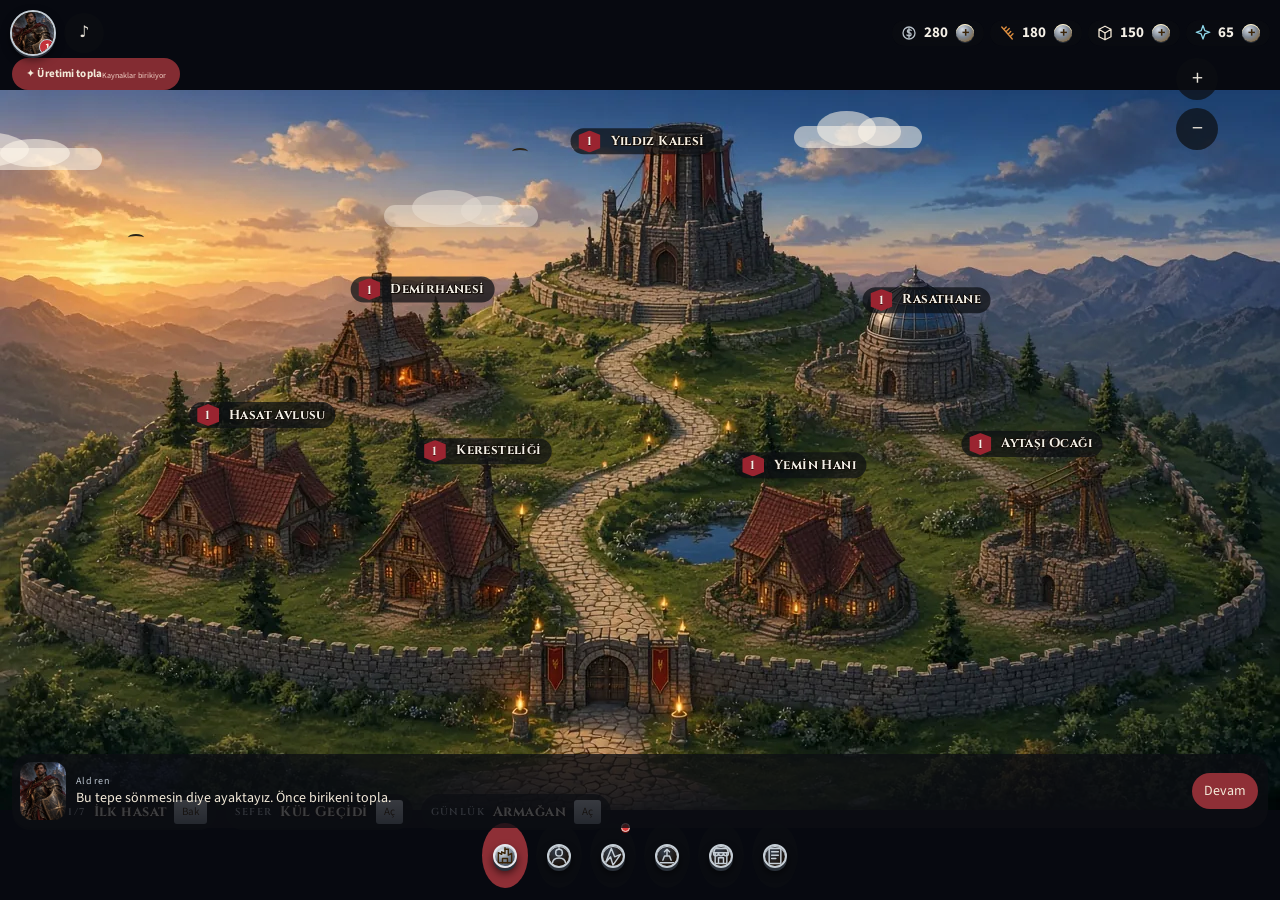
<file: starfort/index.html>
<!doctype html>
<html lang="tr">
<head>
  <meta charset="utf-8">
  <meta name="viewport" content="width=device-width, initial-scale=1, viewport-fit=cover">
  <meta name="theme-color" content="#12161f">
  <meta name="description" content="Starfort: yıldızın etrafında kaleni yükselt, kahramanlarını topla ve karanlığa karşı savaş.">
  <title>Starfort — Yıldız Köyü</title>
  <link rel="icon" type="image/svg+xml" href="icon.svg">
  <link rel="stylesheet" href="fonts.css">
  <link rel="stylesheet" href="style.css">
  <link rel="stylesheet" href="art.css">
  <link rel="stylesheet" href="battle.css">
  <link rel="stylesheet" href="city.css">
  <link rel="stylesheet" href="game-ui.css">
</head>
<body>
  <div class="app">
    <header class="topbar">
      <div class="account">
        <span class="avatar-mark">A</span>
        <span class="player-meta">Köy Muhafızı<small id="save-status">Yerel kayıt hazır</small></span>
        <b class="power-chip" id="power-chip">✦ 0</b>
        <button type="button" id="sound-toggle" class="sound-toggle" aria-pressed="false" aria-label="Sesi kapat" title="Sesi kapat">♪</button>
      </div>
      <a class="brand" href="./" aria-label="Starfort ana ekran"><img src="icon.svg" alt=""><span>STARFORT<small>YILDIZIN SON MUHAFIZLARI</small></span></a>
      <div class="resources" id="resources" aria-label="Kaynaklar"></div>
    </header>
    <nav class="rail" aria-label="Ana menü" id="navigation"></nav>
    <main class="world" id="world">
      <div class="world-heading"><div><span class="eyebrow">KUZEY SINIRI · YILDIZ VADİSİ</span><h1>Yıldız Köyü</h1><p>Fırtına altındaki karanlık krallığın.</p></div><button class="icon-button" id="recenter" aria-label="Şehrin tamamını göster" title="Şehrin tamamını göster"></button></div>
      <div class="city-viewport">
      <div id="city-stage" class="city-stage" aria-label="Yıldız Köyü. Binalara dokunarak geliştir, haritayı sürükleyerek gez.">
        <div id="city-scene" class="city-scene baked">
          <img class="city-backdrop" src="assets/city-backdrop.webp" alt="">
          <div class="town-life" aria-hidden="true">
            <i class="cloud c1"></i><i class="cloud c2"></i><i class="cloud c3"></i>
            <i class="pond-shimmer"></i>
            <i class="torch-glow t1"></i><i class="torch-glow t2"></i>
            <i class="gate-banner gb1"></i><i class="gate-banner gb2"></i>
            <i class="garden-plot"></i>
            <i class="villager v1"></i><i class="villager v2"></i><i class="villager v3"></i>
          </div>
          <div id="city-labels" class="city-labels" aria-label="Şehirdeki binalar"></div>
          <div class="town-sky" aria-hidden="true"><i class="bird b1"></i><i class="bird b2"></i><i class="bird b3"></i></div>
        </div>
      </div>
      </div>
      <div class="city-controls" aria-label="Harita kontrolleri"><button data-city-zoom="1.2" aria-label="Yakınlaştır" title="Yakınlaştır">+</button><button data-city-zoom="0.833333" aria-label="Uzaklaştır" title="Uzaklaştır">−</button><button data-city-labels aria-pressed="true" title="Bina adlarını göster veya gizle">Adlar</button></div>
      <button class="city-collect" data-collect><span>✦ Üretimi topla</span><small id="city-production">Kaynaklar birikiyor</small></button>
      <div id="world-fallback" hidden>Üç boyutlu görünüm bu cihazda açılamadı. Aşağıdaki bina listesiyle kaleni yönetmeye devam edebilirsin.</div>
      <div class="world-help">Binaya dokunarak geliştir · Haritayı sürükleyerek gez</div>
      <div class="world-caption"><span class="status-light"></span>Yıldız Çekirdeği etkin<span class="divider">/</span><span id="keep-caption">Kale seviyesi 1</span></div>
      <div class="building-picker" id="building-picker" aria-label="Bina seçimi"></div>
      <section class="next-quest" id="next-quest" aria-label="Sıradaki sefer"></section>
      <section class="workspace" id="workspace" hidden aria-label="Oyun paneli"></section>
    </main>
    <aside class="inspector" id="inspector" aria-label="Kale yönetimi"></aside>
  </div>
  <div id="lesson" class="lesson" hidden></div>
  <div class="toast" id="toast" role="status" aria-live="polite"></div>
  <div class="rotate-lock" role="status">
    <div class="rotate-card">
      <span class="rotate-phone" aria-hidden="true"></span>
      <strong>Telefonu yatay çevir</strong>
      <p>Köy manzarası yatay ekranda oynanır.</p>
    </div>
  </div>
  <dialog id="building-dialog" aria-labelledby="building-title"><div id="building-content"></div></dialog>
  <dialog id="board-dialog" aria-labelledby="board-title"><div id="board-content"></div></dialog>
  <dialog id="battle-dialog" aria-labelledby="battle-title"><div id="battle-content"></div></dialog>
  <script>
    if (location.protocol === 'file:') {
      document.body.innerHTML = '<main style="max-width:560px;margin:15vh auto;padding:28px;font-family:system-ui"><h1>Starfort</h1><p>Oyunu yerel önizleme adresinden aç.</p><a style="display:inline-block;padding:14px 22px;background:#d3b986;color:#151d29" href="http://127.0.0.1:8767/starfort/">Yıldız Köyü’ne gir →</a><p style="color:#a0aab2">Sunucu kapalıysa proje klasöründe çalıştır:<br><code>python3 -m http.server 8767 --bind 127.0.0.1</code></p></main>';
    } else { const script = document.createElement('script'); script.type = 'module'; script.src = 'app.js'; document.body.append(script); }
  </script>
</body>
</html>
</file>
<file: starfort/fonts.css>
/* Cinzel (display) and Source Sans 3 (body). SIL Open Font License.
   Latin + Latin Extended so Turkish ş ğ ı İ ç ö ü render in both families.
   Licenses: assets/fonts/OFL-cinzel.txt and assets/fonts/OFL-source-sans-3.txt */

@font-face {
  font-family: Cinzel;
  font-style: normal;
  font-weight: 600;
  font-display: swap;
  src: url("assets/fonts/cinzel-latinext-600.woff2") format("woff2");
  unicode-range: U+0100-02BA, U+02BD-02C5, U+02C7-02CC, U+02CE-02D7, U+02DD-02FF, U+0304, U+0308, U+0329, U+1D00-1DBF, U+1E00-1E9F, U+1EF2-1EFF, U+2020, U+20A0-20AB, U+20AD-20C4, U+2113, U+2C60-2C7F, U+A720-A7FF;
}
@font-face {
  font-family: Cinzel;
  font-style: normal;
  font-weight: 600;
  font-display: swap;
  src: url("assets/fonts/cinzel-latin-600.woff2") format("woff2");
  unicode-range: U+0000-00FF, U+0131, U+0152-0153, U+02BB-02BC, U+02C6, U+02DA, U+02DC, U+0304, U+0308, U+0329, U+2000-206F, U+20AC, U+2122, U+2191, U+2193, U+2212, U+2215, U+FEFF, U+FFFD;
}
@font-face {
  font-family: Cinzel;
  font-style: normal;
  font-weight: 700;
  font-display: swap;
  src: url("assets/fonts/cinzel-latinext-700.woff2") format("woff2");
  unicode-range: U+0100-02BA, U+02BD-02C5, U+02C7-02CC, U+02CE-02D7, U+02DD-02FF, U+0304, U+0308, U+0329, U+1D00-1DBF, U+1E00-1E9F, U+1EF2-1EFF, U+2020, U+20A0-20AB, U+20AD-20C4, U+2113, U+2C60-2C7F, U+A720-A7FF;
}
@font-face {
  font-family: Cinzel;
  font-style: normal;
  font-weight: 700;
  font-display: swap;
  src: url("assets/fonts/cinzel-latin-700.woff2") format("woff2");
  unicode-range: U+0000-00FF, U+0131, U+0152-0153, U+02BB-02BC, U+02C6, U+02DA, U+02DC, U+0304, U+0308, U+0329, U+2000-206F, U+20AC, U+2122, U+2191, U+2193, U+2212, U+2215, U+FEFF, U+FFFD;
}
@font-face {
  font-family: "Source Sans 3";
  font-style: normal;
  font-weight: 400;
  font-display: swap;
  src: url("assets/fonts/source-sans-latinext-400.woff2") format("woff2");
  unicode-range: U+0100-02BA, U+02BD-02C5, U+02C7-02CC, U+02CE-02D7, U+02DD-02FF, U+0304, U+0308, U+0329, U+1D00-1DBF, U+1E00-1E9F, U+1EF2-1EFF, U+2020, U+20A0-20AB, U+20AD-20C4, U+2113, U+2C60-2C7F, U+A720-A7FF;
}
@font-face {
  font-family: "Source Sans 3";
  font-style: normal;
  font-weight: 400;
  font-display: swap;
  src: url("assets/fonts/source-sans-latin-400.woff2") format("woff2");
  unicode-range: U+0000-00FF, U+0131, U+0152-0153, U+02BB-02BC, U+02C6, U+02DA, U+02DC, U+0304, U+0308, U+0329, U+2000-206F, U+20AC, U+2122, U+2191, U+2193, U+2212, U+2215, U+FEFF, U+FFFD;
}
@font-face {
  font-family: "Source Sans 3";
  font-style: normal;
  font-weight: 600;
  font-display: swap;
  src: url("assets/fonts/source-sans-latinext-600.woff2") format("woff2");
  unicode-range: U+0100-02BA, U+02BD-02C5, U+02C7-02CC, U+02CE-02D7, U+02DD-02FF, U+0304, U+0308, U+0329, U+1D00-1DBF, U+1E00-1E9F, U+1EF2-1EFF, U+2020, U+20A0-20AB, U+20AD-20C4, U+2113, U+2C60-2C7F, U+A720-A7FF;
}
@font-face {
  font-family: "Source Sans 3";
  font-style: normal;
  font-weight: 600;
  font-display: swap;
  src: url("assets/fonts/source-sans-latin-600.woff2") format("woff2");
  unicode-range: U+0000-00FF, U+0131, U+0152-0153, U+02BB-02BC, U+02C6, U+02DA, U+02DC, U+0304, U+0308, U+0329, U+2000-206F, U+20AC, U+2122, U+2191, U+2193, U+2212, U+2215, U+FEFF, U+FFFD;
}
@font-face {
  font-family: "Source Sans 3";
  font-style: normal;
  font-weight: 700;
  font-display: swap;
  src: url("assets/fonts/source-sans-latinext-700.woff2") format("woff2");
  unicode-range: U+0100-02BA, U+02BD-02C5, U+02C7-02CC, U+02CE-02D7, U+02DD-02FF, U+0304, U+0308, U+0329, U+1D00-1DBF, U+1E00-1E9F, U+1EF2-1EFF, U+2020, U+20A0-20AB, U+20AD-20C4, U+2113, U+2C60-2C7F, U+A720-A7FF;
}
@font-face {
  font-family: "Source Sans 3";
  font-style: normal;
  font-weight: 700;
  font-display: swap;
  src: url("assets/fonts/source-sans-latin-700.woff2") format("woff2");
  unicode-range: U+0000-00FF, U+0131, U+0152-0153, U+02BB-02BC, U+02C6, U+02DA, U+02DC, U+0304, U+0308, U+0329, U+2000-206F, U+20AC, U+2122, U+2191, U+2193, U+2212, U+2215, U+FEFF, U+FFFD;
}
</file>
<file: starfort/style.css>
:root{color-scheme:dark;--bg:#111918;--panel:#192321;--panel2:#202c29;--line:#35403a;--text:#eee9dc;--muted:#98a59b;--gold:#c5ced6;--aqua:#7ec8d4;--red:#d18b7c;--serif:Georgia,'Times New Roman',serif;--sans:system-ui,-apple-system,BlinkMacSystemFont,'Segoe UI',sans-serif}
*{box-sizing:border-box}body{margin:0;background:var(--bg);color:var(--text);font:13px/1.5 var(--sans)}button,a,input{ -webkit-tap-highlight-color:transparent}button{font:inherit;color:inherit;cursor:pointer}button:disabled{cursor:not-allowed;opacity:.45}button,a{touch-action:manipulation}button:focus-visible,a:focus-visible{outline:2px solid var(--aqua);outline-offset:4px}button{border:0}a{color:inherit;text-decoration:none}svg{vertical-align:middle;flex-shrink:0}.app{height:100dvh;min-height:640px;display:grid;grid-template-columns:88px minmax(0,1fr) 320px;grid-template-rows:88px minmax(0,1fr);overflow:hidden}.topbar{grid-column:1/-1;display:flex;align-items:center;gap:24px;padding:0 28px;background:#151e1c;border-bottom:1px solid var(--line);z-index:5}.brand{display:flex;align-items:center;gap:12px;min-width:246px}.brand img{width:38px;height:46px}.brand>span{font:26px var(--serif);letter-spacing:5px}.brand small{display:block;font:8px var(--sans);letter-spacing:2px;color:var(--muted);margin-top:5px}.resources{display:flex;gap:6px;justify-content:center;flex:1}.resource{display:flex;align-items:center;gap:9px;padding:9px 14px;min-width:88px;border-right:1px solid var(--line)}.resource:last-child{border-right:0}.resource svg{color:var(--gold);width:22px;height:22px}.resource[data-res=aether] svg{color:var(--aqua)}.resource b{display:block;font-weight:600;font-size:15px;line-height:1.25;font-variant-numeric:tabular-nums}.resource small{color:var(--muted);font-size:10px;letter-spacing:.3px}.account{display:flex;gap:10px;align-items:center;font-size:11px}.avatar-mark{display:grid;place-items:center;width:34px;height:38px;border:1px solid #766949;color:var(--gold);background:#2d3026;font:21px var(--serif);clip-path:polygon(0 0,100% 0,100% 80%,50% 100%,0 80%)}.account small{display:block;color:var(--muted);font-size:9px;margin-top:3px}.rail{border-right:1px solid var(--line);background:#151e1c;display:flex;align-items:stretch;flex-direction:column;gap:10px;padding:26px 10px;z-index:4}.nav-item{position:relative;display:flex;align-items:center;justify-content:center;flex-direction:column;gap:8px;height:76px;background:transparent;color:#91a094;font-size:10px;border-radius:4px}.nav-item svg{width:25px;height:25px}.nav-item.active{color:var(--gold);background:linear-gradient(135deg,#38392b,#202b24)}.nav-item.active:before{content:'';position:absolute;width:2px;left:-10px;top:12px;bottom:12px;background:var(--gold)}.rail-foot{margin-top:auto;text-align:center;font-size:9px;letter-spacing:1px;color:#7f8d81}.world{position:relative;min-width:0;isolation:isolate;overflow:hidden;background:#18221f}.world-heading{position:absolute;top:25px;left:28px;right:24px;display:flex;justify-content:space-between;align-items:start;z-index:2;pointer-events:none}.world-heading>div{max-width:calc(100% - 45px)}.eyebrow{font-size:9px;color:var(--gold);letter-spacing:2px;font-weight:600}.world h1{font:32px var(--serif);margin:7px 0}.world-heading p{font-size:11px;color:#aebbb0;margin:0}.icon-button{display:grid;place-items:center;background:#17231ec9;border:1px solid #52604b;width:35px;height:35px;pointer-events:auto;border-radius:3px}.icon-button:hover{background:#364232}.icon-button svg{width:17px;height:17px;color:var(--gold)}#world-canvas{width:100%;height:100%;display:block;touch-action:none;outline:none}.world-caption{position:absolute;left:28px;bottom:190px;display:flex;align-items:center;gap:8px;color:#bdc9b8;font-size:10px;pointer-events:none;text-shadow:0 1px 4px #000}.status-light{width:5px;height:5px;display:inline-block;border-radius:50%;background:var(--aqua);box-shadow:0 0 8px #8ddace77}.divider{color:#6b786c;margin:0 3px}.building-picker{position:absolute;left:28px;right:28px;bottom:130px;display:flex;gap:5px;z-index:2}.building-choice{flex:1;min-width:0;border:1px solid #59634a77;background:#19231eea;color:#a8b5a5;display:flex;align-items:center;justify-content:center;flex-direction:column;gap:5px;padding:7px 3px;border-radius:3px;font-size:8px}.building-choice svg{height:19px;width:19px}.building-choice:hover,.building-choice.active{border-color:var(--gold);color:var(--gold);background:#303729f2}.next-quest{position:absolute;bottom:24px;left:28px;right:28px;display:flex;gap:15px;align-items:center;min-height:83px;padding:15px 18px;background:linear-gradient(105deg,#253029f5,#1b2621f5);border:1px solid #6b73534d;box-shadow:0 12px 25px #0003;border-radius:4px;z-index:2}.quest-seal{width:43px;height:46px;display:grid;place-items:center;flex-shrink:0;border:1px solid #737047;color:var(--gold);transform:rotate(-3deg);background:#30362a}.quest-copy{flex:1;min-width:0}.quest-copy small{font-size:8px;letter-spacing:1.5px;color:var(--muted)}.quest-copy h3{font:19px var(--serif);margin:2px 0}.quest-copy p{margin:0;font-size:10px;color:var(--muted)}.primary,.secondary,.danger{display:inline-flex;align-items:center;justify-content:center;gap:8px;padding:12px 17px;border-radius:3px;font-weight:600;font-size:11px;min-height:40px}.primary{color:#26291e;background:linear-gradient(110deg,#dbc18d,#bc995b);box-shadow:inset 0 1px #f7dfad}.primary:hover:not(:disabled){filter:brightness(1.1)}.secondary{background:#25322a;border:1px solid #506044;color:#d2d9c8}.secondary:hover:not(:disabled){background:#374431}.danger{background:#543b32;color:#f5d4ba}.wide{width:100%}.inspector{background:#17211e;border-left:1px solid var(--line);padding:26px 24px;overflow:auto;scrollbar-width:thin;scrollbar-color:#4a5747 transparent}.section-head{display:flex;align-items:center;justify-content:space-between;margin-bottom:20px}.section-head small{letter-spacing:2px;color:var(--muted);font-size:9px}.level-badge{border:1px solid #635f40;background:#343727;padding:4px 8px;font-size:9px;color:var(--gold)}.building-portrait{height:118px;display:grid;place-items:center;position:relative;background:radial-gradient(ellipse at center,#47614b44,transparent 65%);margin:4px 0 10px}.building-portrait:before{content:'';width:91px;height:91px;border:1px solid #5e674c;position:absolute;transform:rotate(45deg);background:linear-gradient(135deg,#35453666,#15211b)}.building-portrait svg{height:68px;width:68px;color:var(--gold);z-index:1;stroke-width:1}.inspector h2{font:27px var(--serif);text-align:center;margin:10px 0}.building-description{text-align:center;color:var(--muted);font-size:11px;line-height:1.8;margin:0 0 24px}.stat-line{display:flex;justify-content:space-between;gap:10px;padding:10px 0;border-bottom:1px solid #354237;font-size:11px}.stat-line span{color:var(--muted)}.stat-line b{font-weight:500;color:#dce4d3}.stat-line em{font-style:normal;color:var(--aqua)}.cost-list{display:flex;gap:12px;justify-content:center;flex-wrap:wrap;margin:17px 0;font-size:11px}.cost{display:flex;align-items:center;gap:4px;color:#c7cdbb}.cost.short{color:#e59881}.cost svg{width:14px;height:14px;color:var(--gold)}.production-box{background:#222e25;border:1px solid #465339;border-radius:3px;padding:13px;margin:24px 0}.production-top{display:flex;justify-content:space-between;align-items:center}.production-top strong{font-size:11px;font-weight:500}.production-top small{font-size:9px;color:var(--muted)}.production-box .cost-list{margin:12px 0}.production-box .secondary{padding:8px;font-size:10px;min-height:34px}.squad-heading{display:flex;justify-content:space-between;align-items:center;margin-top:25px}.squad-heading h3{font:18px var(--serif);margin:0}.text-button{background:transparent;color:var(--gold);font-size:10px;padding:5px 0;text-decoration:underline;text-underline-offset:4px}.squad{display:flex;gap:7px;margin:12px 0}.squad-member{width:33.33%;position:relative;background:#202e26;border:1px solid #47583c;border-radius:3px;overflow:hidden;padding:0;text-align:left}.squad-member>svg{width:100%;height:83px;display:block}.squad-member span{display:block;font-size:9px;padding:5px 7px;background:#141e19cc}.squad-member small{position:absolute;right:5px;top:5px;padding:1px 4px;background:#0e1719b0;color:#deceab;font-size:8px}.team-power{display:flex;justify-content:space-between;font-size:10px;color:var(--muted)}.team-power strong{color:var(--gold);font-weight:500}.inspector-note{font-size:9px;color:#82917d;border-top:1px solid var(--line);padding-top:17px;margin-top:25px;line-height:1.8}.workspace{position:absolute;inset:0;background:linear-gradient(145deg,#1a2824f8,#101b18fd);z-index:3;overflow:auto;padding:30px;scrollbar-width:thin;scrollbar-color:#5c694e transparent}.workspace header{display:flex;justify-content:space-between;align-items:start;gap:14px;margin-bottom:25px}.workspace h2{font:32px var(--serif);margin:6px 0 8px}.workspace p{color:var(--muted);font-size:12px;margin:0;line-height:1.7}.workspace .eyebrow{color:var(--gold)}.hero-grid{display:grid;grid-template-columns:repeat(auto-fit,minmax(155px,1fr));gap:12px}.hero-card{background:#1e2c25;border:1px solid #43513e;border-radius:4px;overflow:hidden}.hero-card.selected{border-color:#c5aa70}.hero-card.locked{filter:saturate(.45)}.hero-portrait{position:relative;height:157px;background:radial-gradient(ellipse at bottom,#57684f77,transparent)}.hero-portrait>svg{height:100%;width:100%;display:block}.role-tag{position:absolute;left:10px;top:10px;font-size:8px;letter-spacing:1px;padding:3px 6px;background:#111b19c0;border:1px solid #77826755}.hero-card-content{padding:13px}.hero-card h3{font:23px var(--serif);margin:0 0 3px}.hero-card p{font-size:10px;min-height:45px}.hero-card .skill{border-top:1px solid #40503a;padding-top:8px;margin-top:8px;font-size:10px;color:var(--gold)}.hero-card .secondary,.hero-card .primary{width:100%;padding:8px;margin-top:7px;font-size:10px;min-height:33px}.hero-stats{display:flex;gap:12px;font-size:10px;color:#b9c8b2;margin:11px 0}.team-editor{display:flex;align-items:center;justify-content:space-between;gap:10px;background:#2c3728;border:1px solid #68724b;padding:13px 16px;margin-bottom:20px;border-radius:3px;font-size:11px}.stage-list{display:grid;gap:10px}.stage-card{display:grid;grid-template-columns:46px 1fr auto;gap:14px;align-items:center;padding:16px;border:1px solid #40513c;background:#1f2c24;border-radius:3px}.stage-card.current{border-color:#b6a26c;background:linear-gradient(110deg,#35402b,#1c2a24)}.stage-card.locked{opacity:.5}.stage-number{font:24px var(--serif);color:var(--gold);display:grid;place-items:center;border:1px solid #62704b;width:42px;height:45px}.stage-card h3{font:20px var(--serif);margin:0 0 4px}.stage-card p{font-size:10px}.stage-card .cost-list{margin:7px 0 0;justify-content:start;gap:10px;font-size:9px}.stage-card .primary{padding:9px 12px}.progress-banner{display:flex;justify-content:space-between;align-items:center;gap:12px;padding:14px 17px;background:#28382b;border-left:2px solid var(--gold);margin-bottom:20px;font-size:11px}.progress-track{height:4px;background:#384833;width:120px}.progress-track span{height:100%;display:block;background:var(--gold)}.journal-grid{display:grid;gap:12px}.journal-card{padding:20px;border:1px solid #43543b;background:#202f25}.journal-card h3{font:22px var(--serif);margin:0 0 8px}.journal-card .secondary{margin-top:14px}.journal-card.done{border-left:3px solid var(--aqua)}.toast{position:fixed;left:50%;bottom:32px;transform:translate(-50%,20px);max-width:calc(100vw - 32px);background:#263729;border:1px solid #9a9c68;color:#f0ecd7;padding:13px 20px;border-radius:4px;box-shadow:0 12px 30px #0006;z-index:100;opacity:0;pointer-events:none;transition:opacity .2s,transform .2s;font-size:12px}.toast.show{opacity:1;transform:translate(-50%,0)}#world-fallback{position:absolute;top:40%;left:10%;right:10%;padding:25px;background:#223127;z-index:2;text-align:center}dialog{padding:0;border:1px solid #75815a;background:#17211f;color:var(--text);width:min(960px,calc(100vw - 32px));max-height:calc(100dvh - 40px);border-radius:6px;overflow:auto;box-shadow:0 30px 100px #0009}dialog::backdrop{background:#07100fce;backdrop-filter:blur(8px)}.battle-header{padding:24px 28px;display:flex;justify-content:space-between;gap:20px;border-bottom:1px solid #3d4f3c}.battle-header h2{font:30px var(--serif);margin:5px 0}.battle-header small{color:var(--muted);font-size:11px}.battle-field{padding:28px;display:grid;grid-template-columns:1fr 45px 1fr;gap:15px;background:radial-gradient(ellipse at center,#37403366,transparent 65%)}.versus{display:grid;place-items:center;color:#a5a680;font:18px var(--serif)}.combat-party{display:flex;flex-direction:column;gap:9px}.combat-unit{display:flex;gap:12px;align-items:center;border:1px solid #526044;padding:10px;background:#203026;border-radius:3px}.combat-unit.dead{opacity:.35;filter:grayscale(1)}.combat-unit>svg{width:43px;height:51px;flex-shrink:0}.enemy-portrait{width:43px;height:51px;display:grid;place-items:center;color:#d18b7c;background:#3d2928}.unit-copy{flex:1;min-width:0}.unit-copy strong{font-weight:500;font-size:12px}.unit-copy small{display:block;color:var(--muted);font-size:9px;margin-top:3px}.hp-track{height:5px;background:#132219;margin-top:7px;overflow:hidden}.hp-track i{display:block;height:100%;background:linear-gradient(90deg,#5a8970,#a3c791);transition:width .35s}.enemy .hp-track i{background:linear-gradient(90deg,#8d5143,#d48e6d)}.battle-log{height:105px;overflow:auto;padding:6px 28px;font-size:11px;color:#a8b7a0;border-top:1px solid #374934;scrollbar-width:thin}.battle-log p{margin:6px 0}.battle-actions{display:flex;gap:10px;padding:20px 28px;background:#1b2922;align-items:center}.battle-actions button{flex:1}.battle-actions small{display:block;font-size:9px;font-weight:400;margin-top:3px}.star-action{background:#324f46;border:1px solid #77b4a5;color:#c8eee2}.battle-result{padding:22px 28px;text-align:center;border-top:1px solid #59654a}.battle-result h3{font:30px var(--serif);color:var(--gold);margin:0 0 8px}.battle-result p{font-size:12px;color:var(--muted)}.battle-result .primary{margin-top:10px}.active-mark{color:var(--aqua)}[hidden]{display:none!important}
@media(min-width:1600px){.app{grid-template-columns:96px minmax(0,1fr) 360px}.inspector{padding:30px}.world-heading{top:32px;left:35px}.world h1{font-size:38px}}
@media(max-width:1150px){.app{grid-template-columns:72px minmax(0,1fr) 280px}.topbar{padding:0 18px;gap:10px}.brand{min-width:200px}.brand>span{font-size:22px}.brand small{font-size:6px}.account>span:last-child{display:none}.resource{padding:8px 9px;min-width:72px}.resource small{font-size:9px}.inspector{padding:22px 18px}.world-heading{left:20px;top:20px}.world-heading p{max-width:230px;font-size:10px}.world h1{font-size:29px}.next-quest{left:17px;right:17px;padding:13px;gap:10px}.quest-seal{display:none}.building-picker{left:17px;right:17px}.building-choice span{font-size:7px}.world-caption{left:20px}.workspace{padding:23px}.stage-card{grid-template-columns:38px 1fr;gap:10px}.stage-card .primary{grid-column:2;justify-self:start}.stage-number{width:36px;height:40px}.hero-grid{grid-template-columns:repeat(2,minmax(0,1fr))}}
@media(max-width:760px){.app{height:auto;min-height:100dvh;display:flex;flex-direction:column;padding-bottom:72px;overflow:visible}.topbar{height:112px;flex-wrap:wrap;padding:12px 16px 8px;gap:7px 10px;position:relative}.brand{min-width:0;flex:1;gap:9px}.brand img{width:27px;height:33px}.brand>span{font-size:20px;letter-spacing:4px}.brand small{font-size:6px;letter-spacing:1.5px;margin-top:2px}.account{order:1}.account>span:last-child{display:block;font-size:9px}.account .avatar-mark{display:none}.account small{font-size:7px}.resources{order:2;flex-basis:100%;justify-content:space-between;gap:0}.resource{padding:5px 10px;gap:7px;min-width:0;flex:1}.resource:first-child{padding-left:0}.resource b{font-size:13px}.resource small{font-size:8px}.resource svg{width:18px;height:18px}.rail{position:fixed;bottom:0;left:0;right:0;flex-direction:row;height:64px;padding:4px 12px calc(4px + env(safe-area-inset-bottom));border:0;border-top:1px solid #526047;justify-content:space-around;background:#15221ff5;backdrop-filter:blur(14px);gap:3px;z-index:10}.nav-item{height:53px;flex:1;gap:3px;font-size:9px}.nav-item svg{height:20px;width:20px}.nav-item.active:before{left:15px;right:15px;top:-4px;bottom:auto;height:2px;width:auto}.rail-foot{display:none}.world{height:560px;flex:none;border-bottom:1px solid var(--line)}.world-heading{top:19px;left:20px;right:19px}.eyebrow{font-size:8px;letter-spacing:1.5px}.world h1{font-size:27px;margin:5px 0}.world-heading p{font-size:9px}.world-caption{bottom:166px;font-size:8px;left:20px;gap:6px}.building-picker{bottom:109px;left:14px;right:14px;gap:4px}.building-choice{font-size:7px;min-height:43px;padding:5px 2px;gap:3px}.building-choice svg{width:16px;height:16px}.building-choice span{font-size:6px;white-space:nowrap}.next-quest{bottom:15px;left:14px;right:14px;min-height:79px;padding:12px}.quest-copy h3{font-size:18px}.quest-copy p{font-size:9px}.next-quest .primary{padding:10px 12px;font-size:10px}.inspector{padding:23px 24px;overflow:visible;border-left:0;display:grid;grid-template-columns:1fr 1fr;gap:0 18px}.inspector>.building-details{grid-column:1/-1}.building-details .building-portrait{float:left;width:100px;height:100px;margin-right:14px}.building-portrait:before{width:65px;height:65px}.building-portrait svg{height:48px;width:48px}.inspector h2{text-align:left;font-size:25px;margin:16px 0 7px}.building-description{text-align:left;font-size:10px;margin-bottom:25px}.section-head{margin-bottom:10px}.building-details .stat-line{clear:both}.production-box{margin:22px 0 0;align-self:start}.squad-block{margin:22px 0 0}.squad-heading{margin:0}.squad-heading h3{font-size:17px}.squad-member>svg{height:65px}.squad-member span{font-size:8px;padding:4px}.squad{gap:5px}.team-power{font-size:9px}.inspector-note{grid-column:1/-1;margin-bottom:0}.workspace{padding:23px 18px}.world:has(.workspace:not([hidden])){height:calc(100dvh - 176px);min-height:540px}.world:has(.workspace:not([hidden]))+.inspector{display:none}.workspace h2{font-size:29px}.workspace p{font-size:11px}.hero-grid{gap:10px}.hero-portrait{height:142px}.hero-card-content{padding:11px}.hero-card h3{font-size:23px}.hero-card p{font-size:9px;min-height:40px}.hero-card .skill{font-size:9px}.team-editor{padding:12px;align-items:start}.team-editor span{font-size:10px;max-width:185px}.stage-card{padding:14px;grid-template-columns:36px 1fr}.progress-track{width:80px}.toast{bottom:80px;font-size:11px;width:max-content}.battle-header{padding:20px}.battle-header h2{font-size:25px}.battle-field{padding:17px 12px;gap:7px;grid-template-columns:1fr 20px 1fr}.combat-unit{padding:7px;gap:6px}.combat-unit>svg,.enemy-portrait{width:27px;height:36px}.unit-copy strong{font-size:10px}.unit-copy small{font-size:8px}.battle-log{padding:5px 16px;font-size:10px}.battle-actions{padding:14px 12px;gap:7px}.battle-actions button{padding:9px 5px;font-size:9px}.battle-actions small{font-size:8px}.battle-result{padding:20px}dialog{width:calc(100vw - 18px);max-height:calc(100dvh - 28px)}}
@media(prefers-reduced-motion:reduce){*{scroll-behavior:auto!important;transition:none!important}}
.battle-header{position:relative;display:block;padding-right:64px}.battle-header p{margin:7px 0 0;color:var(--muted);font-size:11px}.battle-close{position:absolute;right:24px;top:20px;width:34px;height:34px;background:#29362b;border:1px solid #596648;color:var(--text);font-size:24px;line-height:1}.unit-side{display:flex;flex-direction:column;gap:9px;min-width:0}.combat-unit.fallen{opacity:.35;filter:grayscale(1)}.health{height:5px;background:#132219;margin-top:7px;overflow:hidden}.health i{display:block;height:100%;background:linear-gradient(90deg,#5a8970,#a3c791);transition:width .35s}.enemies .health i{background:linear-gradient(90deg,#8d5143,#d48e6d)}.star-meter{display:flex;align-items:center;gap:12px;padding:12px 28px;color:var(--gold);font-size:10px}.star-meter>span{display:flex;align-items:center;gap:5px;white-space:nowrap}.star-meter svg{width:17px;height:17px}.star-meter>b{font-weight:500}.meter{height:7px;flex:1;background:#26342d;overflow:hidden}.meter i{height:100%;display:block;background:linear-gradient(90deg,#70a999,#c3dc9b);transition:width .35s}.unit-copy{overflow:hidden}.unit-copy strong{display:block;overflow:hidden;text-overflow:ellipsis;white-space:nowrap}.star-action{display:inline-flex;flex-direction:column;align-items:center;justify-content:center;flex:1;gap:3px;padding:10px;background:#324f46;border:1px solid #77b4a5;color:#c8eee2;border-radius:3px;font-weight:600;font-size:11px}.star-action svg{height:19px;width:19px}.star-action small{font-size:9px;font-weight:400}.battle-actions .primary,.battle-actions .secondary{flex-direction:column;gap:3px}.battle-actions .primary small,.battle-actions .secondary small{font-size:9px;font-weight:400}.battle-actions [disabled]{opacity:.4}
</file>
<file: starfort/art.css>
/* Starfort art direction: moonlit slate, worn brass, warm parchment. */
:root { --bg:#0d141d; --panel:#141e29; --panel2:#1b2835; --line:#34404a; --text:#f2ecdf; --muted:#a0aab2; --gold:#c5ced6; --aqua:#7ec8d4; }
body { background:var(--bg); }
svg { width:22px; height:22px; }
.topbar,.rail { background:#101923; }
.brand>span { font-size:25px; letter-spacing:5px; }
.account small { color:#94a4ae; }
.nav-item { color:#9fadb8; gap:9px; }
.nav-item.active { background:linear-gradient(135deg,#353429,#1c2731); }
.world { background:#0b1421; }
.world-heading { padding-bottom:25px; background:linear-gradient(#0b142180,transparent); }
.world h1 { font-size:37px; letter-spacing:-1px; }
.world-heading p { color:#b5c1cd; }
.inspector { background:linear-gradient(150deg,#18232e,#101923); }
.inspector-note { color:#9daab3; }
.building-portrait:before { background:linear-gradient(135deg,#35404a,#111c29); border-color:#7e6e4a; }
.building-description { color:#b0b9c1; }
.stat-line { border-color:#34414c; }
.secondary { background:#1e2d3b; border-color:#455463; color:#e0e6e9; }
.secondary:hover:not(:disabled) { background:#2c3e50; }
.primary { background:linear-gradient(115deg,#e5cc98,#b99557); color:#252119; }
.building-choice { background:#101e2bed; border-color:#65717a77; color:#afbdc8; font-size:10px; }
.building-choice:hover,.building-choice.active { background:#30362f; }
.next-quest { background:linear-gradient(105deg,#25313ef5,#121d2af5); border-color:#8c795e77; }
.next-quest .primary { flex-shrink:0; }
.next-quest .primary svg { width:17px; height:17px; }
.quest-seal { background:#353c3f; border-color:#847550; }
.production-box { background:#1c2a36; border-color:#3e5261; }
.squad-member { background:#172536; border-color:#4d5962; }
.squad-member .character-art { display:block; width:100%; height:102px; object-fit:cover; object-position:center 22%; }
.squad-member span { background:#111b28; font-size:10px; }
.character-art { display:block; width:100%; height:100%; object-fit:cover; }
.panel-open { grid-template-columns:88px minmax(0,1fr); }
.panel-open .world { grid-column:2/-1; }
.workspace { background:#101923; padding:32px 38px 45px; }
.workspace header { margin-bottom:26px; align-items:center; }
.workspace header h2 { font-size:39px; letter-spacing:-.7px; }
.workspace header p { font-size:12px; }
.workspace header .secondary { flex-shrink:0; }
.workspace[data-view=heroes] { background:radial-gradient(ellipse at 60% 0,#28374677,transparent 60%),#101923; }
.team-editor { background:transparent; border:0; padding:0; margin-bottom:14px; }
.team-editor p { font-size:11px; margin-top:6px; }
.team-editor strong { font:28px var(--serif); color:var(--gold); text-align:right; }
.team-editor strong small { display:block; font:8px var(--sans); letter-spacing:1.6px; color:var(--muted); margin-top:4px; }
.formation { display:grid; grid-template-columns:repeat(3,minmax(0,1fr)); gap:12px; margin-bottom:32px; }
.formation-slot { display:flex; align-items:center; text-align:left; gap:14px; padding:0 14px 0 0; background:#182531; border:1px solid #3b4a55; min-width:0; overflow:hidden; }
.formation-slot.active { border-color:var(--gold); box-shadow:inset 0 -2px var(--gold); }
.formation-slot .character-art { height:76px; width:70px; object-position:center 20%; }
.formation-slot span { min-width:0; }
.formation-slot b { display:block; font:23px var(--serif); margin-top:4px; }
.formation-slot small { color:var(--muted); font-size:8px; letter-spacing:1px; }
.formation-slot .slot-marker { margin-left:auto; font-size:21px; color:var(--gold); }
.hero-grid { grid-template-columns:repeat(auto-fit,minmax(205px,1fr)); gap:18px; align-items:start; }
.hero-card { background:#17232f; border-color:#3a4857; border-radius:2px; }
.hero-card.selected { border-color:#8e7d59; }
.hero-card.locked { filter:none; }
.hero-card.locked .hero-portrait { filter:saturate(.55); }
.hero-portrait { height:auto; aspect-ratio:2/2.55; overflow:hidden; background:#141e2b; }
.hero-portrait .character-art { object-fit:cover; object-position:50% 20%; transition:transform .5s; }
.hero-card:hover .hero-portrait .character-art { transform:scale(1.035); }
.hero-portrait:after { content:''; position:absolute; inset:0; pointer-events:none; background:linear-gradient(transparent 45%,#0e1720ee); }
.role-tag { z-index:1; border-color:#c6ad6c66; background:#0c1524b5; font-size:9px; top:12px; left:12px; padding:5px 8px; }
.hero-level { position:absolute; right:12px; top:12px; z-index:1; font-size:9px; padding:5px 8px; color:#e4d7bb; background:#0c1524b5; }
.portrait-title { position:absolute; left:17px; right:17px; bottom:15px; z-index:1; }
.portrait-title small { color:var(--gold); font-size:10px; letter-spacing:1.3px; }
.portrait-title h3 { font-size:33px; margin:4px 0 0; }
.hero-card-content { padding:17px; }
.hero-card-content p { font-size:11px; line-height:1.75; min-height:78px; color:#b6c0ca; }
.hero-stats { display:flex; flex-wrap:wrap; gap:9px; padding:10px 0; margin:9px 0 0; font-size:11px; color:#d4dde0; }
.hero-card .skill { border-color:#354351; color:#d5bf98; font-size:11px; min-height:66px; line-height:1.7; padding-top:12px; }
.hero-card .cost-list { margin:13px 0 0; font-size:10px; gap:12px; }
.hero-card .primary,.hero-card .secondary { min-height:38px; font-size:11px; }
.unlock-note { color:#b1bac5; border-top:1px solid #3c4955; padding:16px 0 3px; margin-top:15px; font-size:11px; line-height:1.7; }
.unlock-note svg { width:17px; height:17px; color:var(--gold); }
.campaign-hero { min-height:330px; background:linear-gradient(90deg,#0a1323ed,#0a132377 70%,#0a132322),url('assets/battlefield.webp') center 45%/cover; border:1px solid #55616b; padding:35px; display:flex; align-items:end; margin-bottom:22px; }
.campaign-hero>div { max-width:520px; }
.campaign-hero h3 { font:46px var(--serif); letter-spacing:-.8px; margin:10px 0 16px; }
.campaign-hero p { color:#d2dce5; font-size:13px; line-height:1.9; }
.tactic { display:block; margin-top:17px; font-size:11px; color:#d7c198; border-left:2px solid var(--gold); padding-left:13px; }
.progress-banner { background:#1b2936; }
.progress-track { background:#354450; }.progress-track span { background:var(--gold); }
.stage-list { gap:12px; }
.stage-card { background:#172431; border-color:#3d4a57; padding:20px; }
.stage-card.current { background:linear-gradient(100deg,#32382f,#172432); border-color:#8f7c57; }
.stage-card.locked { opacity:.62; }
.stage-card h3 { margin-top:6px; font-size:24px; }
.stage-card .eyebrow { font-size:8px; }
.stage-number { width:43px; height:52px; border-color:#6b6a58; }
.stage-card .cost-list { font-size:11px; margin-top:10px; }
.journal-prologue { padding:35px; background:linear-gradient(90deg,#0b1623e8,#101c29bc),url('assets/battlefield.webp') center/cover; border:1px solid #5a5b52; margin-bottom:24px; }
.journal-prologue h3 { font:33px var(--serif); margin:12px 0; }
.journal-prologue p { max-width:650px; margin-bottom:12px; line-height:1.9; }
.journal-grid { grid-template-columns:repeat(2,minmax(0,1fr)); gap:16px; }
.journal-card { background:#192633; border-color:#3b4957; padding:25px; }
.journal-card h3 { font-size:25px; margin:8px 0 12px; }
.journal-card p { margin-bottom:20px; }
.toast { background:#1c2d3d; border-color:#9c8965; }
dialog { width:min(1050px,calc(100vw - 32px)); background:#101b28; border-color:#7a715b; border-radius:3px; }
.battle-header { background:linear-gradient(95deg,#142232,#1c2936); border-color:#45515b; }
.battle-close { background:#293847; border-color:#53616b; }
.battle-field { background:linear-gradient(#0e192a38,#0e192a88),url('assets/battlefield.webp') center/cover; min-height:325px; padding:35px; align-items:center; }
.combat-unit { background:#0d1828df; border-color:#70838d77; backdrop-filter:blur(7px); padding:10px; box-shadow:0 6px 18px #0004; }
.combat-unit .character-art { width:62px; height:67px; object-position:center 20%; border:1px solid #6f7b84; }
.unit-copy strong { font:17px var(--serif); }.unit-copy small { color:#bdc6cf; }
.enemy-portrait { width:49px; height:67px; background:linear-gradient(#402d2b,#1a1e29); border:1px solid #916955; }
.enemy-portrait span { font:40px var(--serif); color:#c9a48c; }
.health { height:4px; background:#0b111a; }.health i { background:linear-gradient(90deg,#48747b,#a4d3c6); }
.battle-result { background:#142333; border-color:#6b725d; }.battle-result p { max-width:600px; margin:10px auto; }
.battle-actions { background:#162432; }.battle-actions small { line-height:1.5; }
.star-action { background:linear-gradient(135deg,#294856,#203541); border-color:#6e9aa9; min-height:60px; }
.battle-log { border-color:#364551; background:#101a25; }.star-meter { padding-top:16px; padding-bottom:16px; }
.inline-note { padding:14px; border:1px solid #716551; margin-bottom:20px!important; color:var(--gold)!important; }
@media(min-width:1500px) { .workspace { padding-left:6%; padding-right:6%; }.hero-portrait { max-height:370px; } }
@media(max-width:1000px) and (min-width:761px) { .app { grid-template-columns:72px minmax(0,1fr) 280px; }.panel-open { grid-template-columns:72px minmax(0,1fr); }.topbar { padding:0 18px; }.brand { min-width:215px; }.workspace { padding:28px; } }
@media(max-width:760px) {
  .rail { background:#101c29f7; border-color:#53616b; }.nav-item { font-size:10px; }
  .workspace { padding:24px 18px 35px; }.workspace header { align-items:start; gap:10px; }.workspace header h2 { font-size:30px; }.workspace header p { font-size:11px; }.workspace header .secondary { padding:9px 10px; font-size:10px; }
  .hero-grid { grid-template-columns:repeat(2,minmax(0,1fr)); gap:12px; }.hero-portrait { aspect-ratio:2/2.8; }.hero-card-content { padding:12px; }.hero-card-content p { font-size:10px; min-height:105px; }.hero-card .skill { font-size:10px; min-height:87px; }.hero-stats { font-size:10px; gap:7px; }.hero-level { right:7px; top:7px; font-size:8px; padding:3px 5px; }.role-tag { top:7px; left:7px; font-size:8px; padding:3px 5px; }.portrait-title { left:12px; bottom:12px; }.portrait-title h3 { font-size:29px; }.portrait-title small { font-size:8px; letter-spacing:.5px; }
  .team-editor { align-items:center; }.team-editor strong { font-size:25px; }.team-editor p { font-size:10px; }.formation { gap:7px; margin-bottom:24px; }.formation-slot { position:relative; padding:0 0 9px; flex-direction:column; gap:7px; align-items:stretch; }.formation-slot .character-art { width:100%; height:92px; object-position:center 23%; }.formation-slot>span { padding:0 8px; }.formation-slot b { font-size:20px; }.formation-slot small { font-size:7px; letter-spacing:0; }.formation-slot .slot-marker { position:absolute; top:4px; right:3px; background:#111c2bb5; font-size:18px; }
  .campaign-hero { padding:23px; min-height:360px; background-position:60% center; }.campaign-hero h3 { font-size:36px; }.campaign-hero p { font-size:12px; }.tactic { font-size:10px; }.progress-banner { font-size:10px; padding:13px; }.stage-card { padding:16px; }.stage-card h3 { font-size:23px; }.stage-card .eyebrow { font-size:7px; }.stage-card .cost-list { font-size:10px; }
  .journal-grid { grid-template-columns:1fr; }.journal-prologue { padding:25px; }.journal-card { padding:22px; }
  .world h1 { font-size:32px; }.world { height:560px; }.panel-open .world { height:calc(100dvh - 176px); min-height:540px; }.inspector { background:#131f2b; }.squad-member .character-art { height:85px; }.building-choice span { font-size:7px; }.next-quest .primary { padding:10px; }
  .battle-field { padding:20px 12px; gap:8px; min-height:300px; }.combat-unit { padding:7px; gap:7px; }.combat-unit .character-art { width:40px; height:58px; }.enemy-portrait { width:30px; height:58px; }.enemy-portrait span { font-size:29px; }.unit-copy strong { font:13px var(--serif); }.unit-copy small { font-size:8px; }.star-meter { padding:12px 16px; font-size:9px; }.battle-actions { padding:14px 12px; }.battle-actions button { min-height:62px; }.battle-result h3 { font-size:25px; }
}
@media(max-width:380px) { .hero-grid { gap:8px; }.hero-card-content { padding:10px; }.hero-card-content p { min-height:125px; }.formation-slot b { font-size:18px; }.role-tag { max-width:70px; }.hero-level { top:31px; }.resource { padding:5px 6px; }.brand>span { font-size:18px; }.account>span:last-child { font-size:8px; } }

/* A building tap opens its upgrade controls in the current viewport. */
.world-help { position:absolute; top:125px; left:28px; z-index:2; pointer-events:none; padding:7px 11px; border:1px solid #73818a55; background:#0c1728bc; color:#c5d5df; font-size:10px; letter-spacing:.3px; }
#building-dialog { width:min(440px,calc(100vw - 28px)); max-height:calc(100dvh - 40px); margin:auto; overflow:auto; border-color:#98825e; box-shadow:0 24px 90px #0009; }
#building-dialog::backdrop { background:#07101b65; backdrop-filter:none; }
.building-dialog-head { display:flex; gap:14px; align-items:center; padding:22px; background:linear-gradient(125deg,#293643,#14212e); border-bottom:1px solid #57636b; }
.building-dialog-head>div:nth-child(2) { flex:1; }
.building-dialog-head h2 { font:26px var(--serif); line-height:1.15; margin:6px 0 0; }
.building-dialog-head .icon-button { flex-shrink:0; background:#14212e; font-size:22px; color:var(--gold); }
.building-dialog-icon { width:44px; height:50px; display:grid; place-items:center; color:var(--gold); border:1px solid #8b7b59; background:#333a36; flex-shrink:0; }
.building-dialog-icon svg { width:28px; height:28px; }
.building-dialog-body { padding:20px 24px 24px; }
.building-dialog-description { font-size:12px; color:#b7c3ce; margin:0 0 18px; line-height:1.7; }
.building-levels { display:flex; gap:5px; margin-bottom:18px; }
.building-levels span { flex:1; height:25px; border:1px solid #3d4c5b; color:#8a9ca9; font-size:10px; display:grid; place-items:center; background:#152332; }
.building-levels span.built { border-color:#aa925d; background:#454532; color:#f1d8a4; }
.building-benefit { display:flex; justify-content:space-between; align-items:center; gap:10px; padding:12px 0; border-top:1px solid #364552; border-bottom:1px solid #364552; font-size:11px; }
.building-benefit>span:first-child { color:#a2b4c2; }.building-benefit strong { color:#a9ded4; font-weight:500; }.benefit-arrow { color:var(--gold); font-size:20px; }
.evolution-note { display:flex; align-items:center; gap:13px; margin:20px 0; padding:14px; border:1px solid #4f646a; background:#20323f; }
.evolution-note>span { color:#9cded9; }.evolution-note strong { display:block; color:#e3d4b2; font:20px var(--serif); margin:5px 0; }.evolution-note small { font-size:8px; color:#9dabb6; letter-spacing:1.6px; }.evolution-note p { font-size:10px; margin:0; color:#b2c0ca; }
.upgrade-costs { display:flex; justify-content:center; gap:24px; padding:5px 0 10px; }.upgrade-costs>div { display:flex; align-items:center; gap:8px; }.upgrade-costs svg { width:20px; color:var(--gold); }.upgrade-costs b { font-size:14px; font-weight:600; }.upgrade-costs small { display:block; color:var(--muted); font-size:9px; }.upgrade-costs .short { color:#ecaa8d; }
.upgrade-reason { min-height:30px; font-size:11px; line-height:1.6; text-align:center; color:#c7bba3; margin:10px 0; }.collect-in-dialog { margin-top:10px; }
@media(max-width:760px) { .world-help { top:111px; left:20px; font-size:9px; }.building-dialog-head { padding:18px; }.building-dialog-head h2 { font-size:24px; }.building-dialog-body { padding:18px; }.upgrade-costs { gap:20px; } }
@media(max-height:650px) { .building-dialog-head { padding:13px 18px; }.building-dialog-body { padding:12px 18px; }.building-dialog-description { margin-bottom:9px; }.building-levels { margin-bottom:9px; }.evolution-note { margin:10px 0; padding:10px; }.upgrade-reason { min-height:0; } }

/* Equipment and legendary hero collection share the keep's metal and stone palette. */
.text-button { background:transparent; padding:9px 5px; color:#d6bd8d; text-decoration:underline; text-underline-offset:4px; font-size:11px; }
.text-button:hover:not(:disabled) { color:#f5dfb4; }
.workspace[data-view=armory],.workspace[data-view=shop] { background:radial-gradient(ellipse at 70% 0,#28374666,transparent 65%),#101923; }
.armory-heroes { display:flex; gap:10px; overflow-x:auto; padding:2px 2px 12px; margin-bottom:17px; }
.armory-hero { display:flex; align-items:center; gap:10px; flex-shrink:0; padding:0 17px 0 0; background:#182735; border:1px solid #3e5060; color:#bdcbd5; }
.armory-hero.active { color:#f1d7a5; border-color:#bea16b; background:#303a3e; box-shadow:inset 0 -2px #bea16b; }
.armory-hero .character-art { width:46px; height:55px; object-position:center 20%; }
.armory-hero span { font:19px var(--serif); }
.loadout-summary { display:grid; grid-template-columns:minmax(160px,1fr) minmax(350px,1.5fr); align-items:center; gap:24px; padding:25px; border:1px solid #6d7065; background:linear-gradient(105deg,#293942,#172330); }
.loadout-summary h3 { font:38px var(--serif); margin:6px 0 12px; }
.loadout-summary p { color:#bacbd4; font-size:12px; line-height:1.9; }
.loadout-slots { display:grid; grid-template-columns:repeat(3,minmax(0,1fr)); gap:10px; }
.loadout-slot { min-height:170px; display:flex; flex-direction:column; align-items:center; justify-content:start; padding:13px 7px 7px; border:1px solid #526474; background:#101c29bb; text-align:center; }
.loadout-slot>small { color:#94a9ba; font-size:9px; letter-spacing:1.4px; text-transform:uppercase; }
.loadout-slot>strong { font:16px var(--serif); margin-top:5px; }
.loadout-slot .item-art { width:64px; height:68px; margin-top:4px; }
.empty-slot { display:grid; place-items:center; height:72px; color:#4e6375; font:35px var(--serif); }
.armory-tip { padding:15px 0 20px; color:#a4b6c5; font-size:11px; line-height:1.8; margin:0; }
.item-grid { display:grid; grid-template-columns:repeat(3,minmax(0,1fr)); gap:17px; }
.item-card { --rarity:#9fbfc9; display:flex; flex-direction:column; align-items:stretch; padding:18px; border:1px solid #445764; border-top:2px solid var(--rarity); background:linear-gradient(155deg,#233443,#17232f 60%); min-width:0; }
.item-card.epic { --rarity:#bda1de; background:linear-gradient(155deg,#302e46,#17232f 60%); }
.item-card.legendary { --rarity:#e2bd78; background:linear-gradient(155deg,#3d3a30,#17232f 60%); }
.item-card-top { display:flex; flex-wrap:wrap; gap:5px 10px; justify-content:space-between; font-size:9px; color:var(--rarity); }
.item-card-top small { font-size:9px; color:#a5b7c5; }
.item-card>.item-art { width:100px; height:106px; align-self:center; margin:14px 0 9px; }
.item-card h3 { font:26px var(--serif); margin:5px 0 10px; }
.item-card p { color:#afbdca; font-size:11px; line-height:1.8; margin:0 0 18px; }
.item-card .item-bonus { color:var(--rarity); font-size:11px; margin-bottom:10px; min-height:36px; }
.item-card [data-equip] { margin-top:auto; }
.item-card .cost-list { font-size:10px; gap:15px; margin:16px 0 9px; justify-content:center; }
.item-card button { font-size:11px; min-height:40px; padding:10px 8px; }
.shop-status { display:flex; align-items:center; gap:20px; border:1px solid #576667; background:#1b2d36; padding:17px 20px; margin-bottom:24px; }
.shop-status strong { color:#d1c19d; font-size:12px; white-space:nowrap; }
.shop-status span { color:#acbec9; font-size:11px; line-height:1.8; }
.premium-grid { display:grid; grid-template-columns:repeat(2,minmax(0,1fr)); gap:24px; }
.premium-card { display:flex; flex-direction:column; overflow:hidden; background:#192735; border:1px solid #9b825a; min-width:0; }
.premium-portrait { position:relative; height:370px; background:#111e2e; }
.premium-portrait:after { content:''; position:absolute; inset:0; background:linear-gradient(transparent 55%,#101b28f5); pointer-events:none; }
.premium-portrait .character-art { object-position:center 22%; }
.premium-seal { position:absolute; left:20px; top:20px; padding:7px 11px; z-index:1; color:#edcf94; font-size:9px; letter-spacing:2px; border:1px solid #af925c; background:#101b28c7; }
.premium-portrait .portrait-title { left:24px; bottom:24px; }
.premium-portrait .portrait-title h3 { font-size:44px; }
.premium-copy { padding:24px; display:flex; flex-direction:column; flex:1; }
.premium-copy>h3 { font:26px var(--serif); margin:9px 0; }
.premium-copy p { color:#b6c3cf; font-size:12px; line-height:1.9; margin:0 0 12px; }
.premium-copy .skill { color:#ddc796; border-top:1px solid #4b5660; border-bottom:1px solid #4b5660; padding:16px 0; margin:10px 0 0; min-height:100px; }
.premium-copy .hero-stats { margin-bottom:8px; }
.premium-copy .trial-note { font-size:10px; color:#a7b6c4; margin-top:auto; padding-top:9px; }
.premium-copy button { min-height:44px; margin-top:10px; font-size:12px; }
.shop-armory { display:flex; justify-content:space-between; align-items:center; gap:20px; padding:25px; margin-top:24px; border:1px solid #4d606e; background:linear-gradient(100deg,#233743,#142330); }
.shop-armory h3 { font:28px var(--serif); margin:8px 0; }
.shop-armory p { font-size:12px; color:#adbdc8; margin:0; }
.shop-armory button { flex-shrink:0; }
.trial-banner { color:#e8cf98!important; margin:0 38px 15px 0!important; padding-bottom:12px; border-bottom:1px solid #807456; font-size:10px!important; }
@media(min-width:761px) { .rail { overflow-y:auto; gap:6px; padding-top:18px; padding-bottom:18px; }.nav-item { min-height:65px; flex-shrink:0; } }
@media(max-width:1000px) { .loadout-summary { grid-template-columns:1fr; gap:14px; }.loadout-summary h3 { font-size:32px; }.loadout-summary p { margin:4px 0; }.item-grid { gap:12px; }.item-card { padding:14px; }.item-card h3 { font-size:23px; }.premium-grid { gap:16px; }.premium-portrait { height:320px; }.premium-copy { padding:20px; } }
@media(max-width:760px) {
  .rail { gap:2px; padding-left:6px; padding-right:6px; }.nav-item { min-width:0; font-size:8px; gap:7px; }.nav-item svg { width:22px; height:22px; }
  .loadout-summary { padding:18px; }.loadout-slots { gap:6px; }.loadout-slot { min-height:163px; }.loadout-slot>strong { font-size:14px; }
  .armory-hero { gap:7px; padding-right:12px; }.armory-hero .character-art { width:40px; height:49px; }.armory-hero span { font-size:17px; }
  .item-grid { grid-template-columns:repeat(2,minmax(0,1fr)); gap:10px; }.item-card { padding:13px; }.item-card h3 { font-size:22px; }.item-card p { font-size:10px; }.item-card .item-bonus { font-size:10px; }.item-card button { font-size:10px; }.item-card>.item-art { width:82px; height:87px; }
  .shop-status { align-items:start; flex-direction:column; gap:5px; padding:16px; }.premium-grid { grid-template-columns:1fr; gap:20px; }.premium-portrait { height:370px; }.premium-copy .skill { min-height:0; }.premium-copy { padding:22px; }
  .shop-armory { align-items:stretch; flex-direction:column; padding:22px; }.shop-armory .eyebrow { font-size:8px; }
}
@media(max-width:380px) { .item-grid { grid-template-columns:1fr; }.loadout-summary { padding:12px; }.loadout-slot>strong { font-size:13px; }.premium-portrait { height:330px; }.nav-item { font-size:7px; } }
</file>
<file: starfort/battle.css>
/* A staged, illustrated battlefield. The original hero portraits stay in the collection. */
#battle-dialog { width:min(1120px,calc(100vw - 28px)); max-height:calc(100dvh - 28px); border:1px solid #8c805e; border-radius:5px; background:#0c1724; scrollbar-width:thin; scrollbar-color:#75694f #101c2a; }
#battle-dialog::backdrop { background:#040b13e6; backdrop-filter:blur(5px); }
.combat-shell { overflow:hidden; }
.combat-heading { display:flex; align-items:center; justify-content:space-between; gap:16px; padding:18px 28px; background:linear-gradient(110deg,#1b2b3b,#0d1825); border-bottom:1px solid #71654d; }
.combat-heading h2 { font:30px var(--serif); letter-spacing:-.4px; margin:5px 0 0; }
.combat-heading .eyebrow { font-size:8px; letter-spacing:2.2px; }
.combat-tools { display:flex; align-items:center; gap:10px; }
.combat-tools button { border:1px solid #62707c; background:#172534; color:#dac59d; min-width:38px; height:36px; border-radius:3px; }
.combat-speed { font-size:12px; }.combat-dismiss { font-size:25px; line-height:1; }
.combat-trial { margin:0; padding:8px 28px; background:#2d302b; color:#d1bf94; font-size:10px; }
.combat-arena { position:relative; isolation:isolate; height:clamp(340px,46vh,465px); overflow:hidden; background:linear-gradient(0deg,#0d17272b,#0a172c13),url('assets/battlefield-ash.webp') center 66%/cover; }
.combat-arena.chapter-2 { background:linear-gradient(0deg,#2a101466,#0a172c22),url('assets/battlefield-crown.webp') center 48%/cover; }
.combat-arena.chapter-3 { background:linear-gradient(0deg,#06202855,#0a172c22),url('assets/battlefield-well.webp') center 42%/cover; }
.stage-light, .stage-props { position:absolute; inset:0; pointer-events:none; }
.stage-light { z-index:1; }
.combat-arena.chapter-1 .stage-light { background:linear-gradient(90deg,rgba(78,112,138,.34),transparent 46%); }
.combat-arena.chapter-2 .stage-light { background:linear-gradient(270deg,rgba(142,47,54,.42),transparent 54%); }
.combat-arena.chapter-3 .stage-light { background:radial-gradient(ellipse at 50% 92%,rgba(126,200,212,.34),transparent 48%); }
.stage-props { z-index:6; }
.stage-props i { position:absolute; bottom:0; display:block; }
.combat-arena.chapter-1 .stage-props i:nth-child(1) { left:2%; width:86px; height:22px; background:#2c343c; border-radius:3px 10px 0 0; box-shadow:10px 4px 0 #1a2026; transform:rotate(-8deg); }
.combat-arena.chapter-1 .stage-props i:nth-child(2) { right:3%; width:18px; height:34px; background:#3a2a28; box-shadow:0 0 12px #8e2f3688; border-radius:2px; }
.combat-arena.chapter-1 .stage-props i:nth-child(3) { left:18%; width:42px; height:12px; background:#3d4650; transform:rotate(7deg); }
.combat-arena.chapter-2 .stage-props i:nth-child(1) { left:2%; width:34px; height:12px; bottom:0; background:#3a4048; box-shadow:none; }
.combat-arena.chapter-2 .stage-props i:nth-child(2) { right:8%; width:54px; height:16px; background:#4a3034; transform:rotate(-12deg); bottom:8px; }
.combat-arena.chapter-2 .stage-props i:nth-child(3) { left:28%; bottom:4px; width:70px; height:10px; background:#2a2428; }
.combat-arena.chapter-3 .stage-props i:nth-child(1) { left:8%; width:64px; height:8px; background:#1c242c; box-shadow:0 -10px 0 #2a343c; }
.combat-arena.chapter-3 .stage-props i:nth-child(2) { right:10%; width:64px; height:8px; background:#1c242c; box-shadow:0 -10px 0 #2a343c; }
.combat-arena.chapter-3 .stage-props i:nth-child(3) { left:46%; width:28px; height:10px; bottom:6px; background:#243038; box-shadow:0 0 16px #7ec8d488; }
.combat-arena.chapter-2 .fighter.ally.fighter-0 { left:28%; bottom:22%; }
.combat-arena.chapter-2 .fighter.ally.fighter-1 { left:12%; bottom:46%; }
.combat-arena.chapter-2 .fighter.ally.fighter-2 { left:11%; bottom:8%; }
.combat-arena.chapter-2 .fighter.enemy.fighter-0 { left:72%; bottom:30%; }
.combat-arena.chapter-2 .fighter.enemy.fighter-1 { left:86%; bottom:48%; }
.combat-arena.chapter-2 .fighter.enemy.fighter-2 { left:88%; bottom:12%; }
.combat-arena.chapter-2.large-encounter .fighter.enemy.fighter-0 { left:68%; bottom:32%; }
.combat-arena.chapter-3 .fighter.ally.fighter-0 { left:40%; bottom:26%; }
.combat-arena.chapter-3 .fighter.ally.fighter-1 { left:22%; bottom:48%; }
.combat-arena.chapter-3 .fighter.ally.fighter-2 { left:20%; bottom:12%; }
.combat-arena.chapter-3 .fighter.enemy.fighter-0 { left:60%; bottom:26%; }
.combat-arena.chapter-3 .fighter.enemy.fighter-1 { left:74%; bottom:46%; }
.combat-arena.chapter-3 .fighter.enemy.fighter-2 { left:78%; bottom:10%; }
.combat-arena.chapter-3.large-encounter .fighter.enemy.fighter-0 { left:58%; bottom:28%; }
.fighter.ward .battle-sprite { background-size:contain; background-position:center bottom; background-repeat:no-repeat; }
.objective-line { margin:0; padding:8px 22px; background:#3a1518; color:#e7e2d8; font-size:13px; letter-spacing:.02em; }
.arena-vignette { position:absolute; inset:0; background:radial-gradient(ellipse at 50% 75%,transparent 25%,#04101e66 100%),linear-gradient(0deg,#071220b0,transparent 28%); pointer-events:none; z-index:0; }
.arena-rune { position:absolute; left:50%; top:48%; transform:translate(-50%,-50%); color:#cfe1d6; opacity:.16; font:140px var(--serif); text-shadow:0 0 40px #78b1de; pointer-events:none; }
.round-pill { position:absolute; left:50%; top:17px; transform:translateX(-50%); border:1px solid #a78c5b88; background:#0a1526dc; color:#ead4a7; padding:8px 22px; text-align:center; z-index:7; font:17px var(--serif); min-width:190px; }
.round-pill span { display:block; font:7px var(--sans); letter-spacing:2px; margin-top:3px; color:#a4becd; }
.formation-side { position:absolute; inset:0; pointer-events:none; }
.fighter { --size:225px; --advance:24px; position:absolute; display:block; width:calc(var(--size) * var(--sprite-ratio)); height:var(--size); transform:translateX(-50%); padding:0; margin:0; background:none; border:0; border-radius:0; color:#e4e9e9; isolation:isolate; pointer-events:auto; text-align:center; z-index:2; }
.fighter.enemy { --advance:-24px; cursor:crosshair; }
.fighter.enemy:disabled { opacity:1; cursor:default; }
.fighter.enemy:focus-visible { outline:1px solid #e8d7a6; outline-offset:4px; border-radius:20px; }
.fighter.ally.fighter-0 { left:34%; bottom:15%; --size:255px; z-index:4; }
.fighter.ally.fighter-1 { left:17%; bottom:40%; --size:210px; z-index:2; }
.fighter.ally.fighter-2 { left:15%; bottom:6%; --size:230px; z-index:5; }
.fighter.ally.fighter-3 { left:46%; bottom:8%; --size:230px; z-index:6; }
.fighter.ward .fighter-label { border-bottom-color:#8e2f36; }
.fighter.priority .fighter-label { border-bottom-color:#9a2430; }
.fighter.enemy.fighter-0 { left:66%; bottom:15%; --size:245px; z-index:4; }
.fighter.enemy.fighter-1 { left:83%; bottom:40%; --size:200px; z-index:2; }
.fighter.enemy.fighter-2 { left:85%; bottom:6%; --size:220px; z-index:5; }
.large-encounter .fighter.enemy.fighter-0 { left:63%; bottom:19%; --size:200px; z-index:4; }
.large-encounter .fighter.enemy.fighter-0.boss { --size:255px; }
.large-encounter .fighter.enemy.fighter-1 { left:78%; bottom:47%; --size:150px; z-index:2; }
.large-encounter .fighter.enemy.fighter-2 { left:88%; bottom:26%; --size:175px; z-index:3; }
.large-encounter .fighter.enemy.fighter-3 { left:78%; bottom:3%; --size:190px; z-index:5; }
.large-encounter .fighter.enemy.fighter-4 { left:91%; bottom:2%; --size:165px; z-index:6; }
.battle-sprite { display:block; position:absolute; inset:0; background-image:var(--sheet); background-size:var(--atlas-size) 100%; background-position:var(--atlas-x) 0; background-repeat:no-repeat; filter:drop-shadow(0 7px 5px #0008); transform-origin:50% 95%; animation:fighter-breathe 4s ease-in-out infinite; }
.fighter:nth-child(2) .battle-sprite { animation-delay:-1.3s; }.fighter:nth-child(3) .battle-sprite { animation-delay:-2.6s; }
.fighter-ground { display:block; position:absolute; left:2%; right:2%; bottom:5%; height:12%; border-radius:50%; background:#03101c70; box-shadow:0 0 10px #0008; border:1px solid #77b9d16b; transform:rotate(-5deg); z-index:-1; }
.enemy .fighter-ground { border-color:#ca857b88; }
.targeted .fighter-ground { border:2px solid #7ec8d4; background:#7ec8d422; box-shadow:0 0 16px #7ec8d455; }
.fighter-label { display:block; position:absolute; bottom:-22px; left:50%; transform:translateX(-50%); width:112px; padding:5px 8px 4px; background:linear-gradient(90deg,#081524a6,#081524ed,#081524a6); border-bottom:1px solid #738b9b88; line-height:1.2; white-space:nowrap; }
.fighter-label strong { display:block; font:13px var(--serif); overflow:hidden; text-overflow:ellipsis; margin-bottom:4px; }
.fighter-label small { display:block; font-size:8px; color:#d1dbe0; font-variant-numeric:tabular-nums; margin-top:4px; }
.fighter-health { display:block; height:4px; background:#030d18; border-radius:2px; overflow:hidden; }
.fighter-health i { display:block; height:100%; background:linear-gradient(90deg,#4c9d93,#b3e6d6); }
.enemy .fighter-health i { background:linear-gradient(90deg,#994c46,#edb58a); }
.targeted .fighter-label { border-color:#dbb774; }
.target-caption { position:absolute; left:50%; transform:translateX(-50%); bottom:-38px; font:7px var(--sans); color:#ffe3a4; letter-spacing:1.5px; padding:2px 6px; background:#302919dc; }
.enemy-intent { position:absolute; left:50%; top:-17px; transform:translateX(-50%); padding:4px 6px; background:#172535eb; border:1px solid #708091; color:#c9d8df; font:8px var(--sans); white-space:nowrap; z-index:4; }
.danger-intent { color:#ffe0b5; border-color:#ca9064; background:#542e2aef; box-shadow:0 0 18px #db6c3d38; }
.fighter.defeated .battle-sprite { opacity:.17; filter:grayscale(1) drop-shadow(0 5px 4px #000); animation:none; transform:translateY(14px) rotate(-9deg); }
.fighter.defeated .fighter-label { opacity:.45; }.fighter.defeated .fighter-ground { opacity:.15; }
.fighter.acting { z-index:9; }.fighter.acting .battle-sprite { animation:fighter-strike .5s ease-out both; }
.fighter.struck .battle-sprite { animation:fighter-hit .45s ease-out both; }
.fighter.healed .fighter-ground { border-color:#b8fbd3; background:#7bdab84a; box-shadow:0 0 28px #76e9b183; }
.combat-number { position:absolute; left:50%; top:20%; transform:translateX(-50%); color:#ffe0b7; font:bold 32px var(--serif); text-shadow:0 2px 2px #3e1e19,0 0 14px #a9412e; animation:damage-rise .55s ease-out both; z-index:10; pointer-events:none; }
.healing-number { color:#afffd7; text-shadow:0 2px 2px #164433,0 0 18px #3cbc9d; }
.interrupted { position:absolute; top:26%; left:50%; transform:translateX(-50%); font:bold 10px var(--sans); color:#b6ecf8; border:1px solid #9bdbe9; padding:5px 8px; background:#183345e8; z-index:11; }
.action-callout { position:absolute; z-index:12; left:50%; bottom:10px; transform:translateX(-50%); min-width:200px; text-align:center; padding:8px 16px; background:#0b1626e8; border-top:1px solid #beac7e; font:16px var(--serif); color:#ebd2a2; pointer-events:none; }
.star-callout { color:#d3f3ff; border-color:#badfff; font-size:22px; }
.star-burst .combat-arena:after { content:''; position:absolute; inset:0; background:radial-gradient(ellipse at 50% 5%,#e9fbffcf,#72c9ff77 20%,transparent 65%); z-index:8; pointer-events:none; animation:star-flare .8s ease-out both; }
.guard-burst .ally .fighter-ground { border:2px solid #9cd9ed; box-shadow:0 0 24px #4eaddd88; background:#57afc84a; }
.combat-outcome { position:absolute; z-index:15; inset:0; display:flex; align-items:center; justify-content:center; flex-direction:column; background:radial-gradient(ellipse at center,#06101cde,transparent 75%); pointer-events:none; }
.combat-outcome>span { color:#e9cb89; font:70px var(--serif); text-shadow:0 0 35px #dfba58; }.combat-outcome h3 { font:52px var(--serif); letter-spacing:12px; margin:0; padding-left:12px; color:#f2dfb0; text-shadow:0 4px 15px #000; }.combat-outcome p { color:#c8d4dd; font:13px var(--serif); }.combat-outcome.lost h3 { font-size:35px; letter-spacing:6px; color:#b9c9d9; }
.combat-command { position:relative; z-index:20; padding:0 28px; background:linear-gradient(#192a3a,#101c29); border-top:1px solid #7f7359; }
.tactical-line { display:flex; align-items:center; gap:15px; padding:13px 0; border-bottom:1px solid #3c4e5e; }.tactical-line>span { flex-shrink:0; color:#b3cbd6; font-size:8px; letter-spacing:1.4px; }.tactical-line p { font-size:11px; color:#a9bdca; margin:0; line-height:1.6; }.threat-line>span { color:#edbd8f; }.threat-line p { color:#e0c6a4; }
.combat-bottom { display:grid; grid-template-columns:220px 1fr; gap:26px; align-items:center; padding:18px 0 13px; }
.astral-charge>div:first-child { display:flex; justify-content:space-between; align-items:center; gap:10px; }.astral-charge span { font-size:9px; letter-spacing:1px; color:#99c4d3; }.astral-charge b { font:24px var(--serif); color:#b8ddeb; }.astral-charge b small { font:11px var(--sans); color:#6d8c9f; }.astral-charge>small { display:block; color:#7f9aad; font-size:8px; margin-top:7px; }
.astral-track { height:6px; margin-top:8px; border:1px solid #405567; background:#07131f; }.astral-track i { display:block; height:100%; background:linear-gradient(90deg,#427785,#a7e3ed); }.astral-charge.ready .astral-track { box-shadow:0 0 12px #83d9e466; border-color:#a3d6e3; }.astral-charge.ready>small { color:#c0e3ec; }
.combat-controls { display:flex; gap:10px; align-items:stretch; }
.combat-action { display:grid; grid-template-columns:26px 1fr; align-content:center; column-gap:8px; flex:1; min-width:0; padding:12px 14px; min-height:69px; border:1px solid #6e8394; background:#23384a; text-align:left; border-radius:3px; }
.combat-action>span { grid-row:1/3; align-self:center; font:29px var(--serif); }.combat-action b { font:19px var(--serif); white-space:nowrap; }.combat-action small { display:block; grid-column:2; font-size:8px; margin-top:5px; opacity:.8; line-height:1.4; }.combat-action:not(:has(>span)) { display:flex; flex-direction:column; align-items:center; text-align:center; justify-content:center; }
.attack-action { background:#8e2f36; border-color:#5c1c24; color:#f3ead9; }.defend-action { color:#d0dce5; background:linear-gradient(130deg,#30485d,#213244); }.astral-action { color:#cfedf4; border-color:#7baebb; background:linear-gradient(130deg,#28515d,#183341); }.combat-action:hover:not(:disabled) { filter:brightness(1.12); }.combat-action:disabled { opacity:.38; }
.combat-history { border-top:1px solid #35495b; font-size:9px; color:#90a8b8; }.combat-history summary { padding:10px 0; cursor:pointer; }.combat-history>div { max-height:150px; overflow:auto; border-top:1px solid #35495b; }.combat-history p { margin:7px 0; font-size:10px; }
.combat-rewards { padding:14px 0 0; }.combat-rewards>p { color:#b8c9d5; font-size:12px; line-height:1.7; margin:0 0 12px; }.reward-chips { display:flex; flex-wrap:wrap; gap:8px; }.reward-chips>span { padding:5px 9px; border:1px solid #67745e; background:#293b36; color:#e5d9b8; font-size:10px; }.reward-chips .loot-chip { border-color:#b69967; color:#f2d494; background:#493e2d; }
@keyframes fighter-breathe { 0%,100% { transform:translateY(0) scaleY(1); }50% { transform:translateY(-2px) scaleY(1.008); } }
@keyframes fighter-strike { 0%,100% { transform:translateX(0); }30% { transform:translateX(calc(var(--advance) * -.2)) rotate(-2deg); }55% { transform:translateX(var(--advance)) rotate(3deg); filter:drop-shadow(0 0 14px #b3d9eaaa); } }
@keyframes fighter-hit { 0% { filter:brightness(1); }25% { filter:brightness(1.8) sepia(.4); transform:translateX(calc(var(--advance) * -.35)); }100% { filter:brightness(1); transform:translateX(0); } }
@keyframes damage-rise { 0% { opacity:0; transform:translate(-50%,10px) scale(.8); }25% { opacity:1; transform:translate(-50%,-7px) scale(1.15); }100% { opacity:.1; transform:translate(-50%,-36px) scale(1); } }
@keyframes star-flare { 0% { opacity:0; }25% { opacity:1; }100% { opacity:0; } }
@media(max-width:850px) {
  .combat-bottom { grid-template-columns:160px 1fr; gap:15px; }.combat-action { padding:10px 8px; column-gap:5px; grid-template-columns:20px 1fr; }.combat-action b { font-size:16px; }.combat-action>span { font-size:24px; }.combat-command { padding:0 20px; }
  .fighter.ally.fighter-0 { --size:220px; }.fighter.ally.fighter-1 { --size:180px; }.fighter.ally.fighter-2 { --size:195px; }.fighter.enemy.fighter-0 { --size:210px; }.fighter.enemy.fighter-1 { --size:175px; }.fighter.enemy.fighter-2 { --size:185px; }.large-encounter .fighter.enemy.fighter-0.boss { --size:210px; }
}
@media(max-width:600px) {
  #battle-dialog { width:calc(100vw - 12px); max-height:calc(100dvh - 16px); border-radius:3px; }
  .combat-heading { padding:13px 16px; gap:8px; }.combat-heading h2 { font-size:25px; }.combat-heading .eyebrow { font-size:7px; letter-spacing:1.2px; }.combat-tools { gap:6px; }.combat-tools button { min-width:31px; height:32px; }.combat-trial { padding:7px 16px; font-size:8px; }
  .combat-arena { height:clamp(330px,43dvh,420px); background-position:51% 70%; }.round-pill { top:12px; min-width:160px; padding:6px 15px; font-size:15px; }.round-pill span { font-size:6px; }
  .fighter { --advance:14px; }.fighter.enemy { --advance:-14px; }
  .fighter.ally.fighter-0 { left:32%; bottom:22%; --size:170px; }.fighter.ally.fighter-1 { left:16%; bottom:51%; --size:135px; }.fighter.ally.fighter-2 { left:15%; bottom:8%; --size:155px; }
  .fighter.ally.fighter-3 { left:28%; bottom:40%; --size:110px; }
  .fighter.enemy.fighter-0 { left:66%; bottom:22%; --size:165px; }.fighter.enemy.fighter-1 { left:83%; bottom:51%; --size:130px; }.fighter.enemy.fighter-2 { left:85%; bottom:8%; --size:150px; }
  .large-encounter .fighter.enemy.fighter-0 { left:62%; bottom:27%; --size:135px; }.large-encounter .fighter.enemy.fighter-0.boss { --size:170px; }
  .large-encounter .fighter.enemy.fighter-1 { left:77%; bottom:55%; --size:105px; }.large-encounter .fighter.enemy.fighter-2 { left:89%; bottom:32%; --size:115px; }.large-encounter .fighter.enemy.fighter-3 { left:72%; bottom:6%; --size:135px; }.large-encounter .fighter.enemy.fighter-4 { left:90%; bottom:4%; --size:110px; }
  .fighter-label { width:77px; padding:4px 5px 3px; bottom:-20px; }.fighter-label strong { font-size:11px; margin-bottom:3px; }.fighter-label small { font-size:7px; margin-top:3px; }.fighter-health { height:3px; }.large-encounter .enemy .fighter-label { width:65px; }.large-encounter .enemy .fighter-label strong { font-size:10px; }.target-caption { bottom:-34px; font-size:6px; }
  .enemy-intent { font-size:6px; padding:3px 4px; top:-14px; }.combat-number { font-size:25px; }.action-callout { font-size:13px; bottom:9px; padding:6px 10px; min-width:175px; }.star-callout { font-size:18px; }.arena-rune { font-size:100px; }
  .combat-command { padding:0 14px; }.tactical-line { padding:10px 0; gap:5px; display:block; }.tactical-line>span { font-size:7px; }.tactical-line p { font-size:9px; margin-top:3px; }
  .combat-bottom { grid-template-columns:1fr; gap:12px; padding:11px 0; }.astral-charge { display:grid; grid-template-columns:150px 1fr; gap:4px 12px; align-items:center; }.astral-charge>small { grid-column:1/-1; margin:0; font-size:7px; }.astral-charge b { font-size:19px; }.astral-charge span { font-size:8px; }.astral-track { margin:0; }
  .combat-controls { gap:7px; }.combat-action { padding:10px 5px; min-height:64px; grid-template-columns:1fr; text-align:center; justify-items:center; gap:2px; }.combat-action>span { display:none; }.combat-action b { font-size:17px; }.combat-action small { grid-column:1; font-size:7px; margin:2px 0 0; }
  .combat-history summary { font-size:8px; padding:8px 0; }.combat-rewards>p { font-size:10px; }.reward-chips { gap:5px; }.reward-chips>span { padding:4px 6px; font-size:8px; }.combat-outcome h3 { font-size:42px; }.combat-outcome.lost h3 { font-size:27px; letter-spacing:3px; }.combat-outcome p { font-size:11px; }
}
@media(prefers-reduced-motion:reduce) { .battle-sprite,.combat-number,.star-burst .combat-arena:after { animation:none!important; } }

/* Live command deck: automatic attacks, individual hero energy and timed abilities. */
.round-pill .battle-clock { font:19px var(--serif); font-variant-numeric:tabular-nums; letter-spacing:2px; }
.arena-paused .fighter:not(.acting):not(.struck) .battle-sprite { animation-play-state:paused; }
.enemy-intent { overflow:hidden; padding-bottom:6px; }
.enemy-intent>i { position:absolute; bottom:0; left:0; height:2px; display:block; background:#ffc58d; }
.fighter.shielded .fighter-ground { border:2px solid #a9dfee; background:#679bc63b; box-shadow:0 0 18px #71bdd66b; }
.fighter-label em { color:#b1dce9; font-style:normal; padding-left:4px; }
.shield-number { color:#bddfff; font-size:23px; text-shadow:0 2px 2px #152d4a,0 0 14px #679bd4; }
.combat-mark { position:absolute; top:10%; right:0; z-index:8; color:#ffe0a8; background:#513124e8; border:1px solid #dda46c; border-radius:50%; width:24px; height:24px; display:grid; place-items:center; font-size:20px; line-height:1; box-shadow:0 0 15px #cf934744; }
.ability-belt { display:grid; grid-template-columns:repeat(3,minmax(0,1fr)); gap:13px; padding:16px 0 9px; }
.hero-ability { display:grid; grid-template-columns:50px minmax(0,1fr); grid-template-rows:1fr 4px auto; gap:0 12px; padding:12px 12px 9px; text-align:left; color:#d5e0e7; background:linear-gradient(135deg,#24394c,#162636); border:1px solid #526779; border-radius:3px; min-width:0; position:relative; overflow:hidden; }
.hero-ability:disabled { opacity:.74; cursor:default; }
.hero-ability>img { width:50px; height:64px; object-fit:cover; object-position:center 20%; border:1px solid #6d7b87; grid-row:1; }
.ability-copy { display:flex; flex-direction:column; justify-content:center; min-width:0; gap:4px; }
.ability-copy>small { color:#9ab1c2; font-size:9px; letter-spacing:1px; text-transform:uppercase; }
.ability-copy>b { color:#e0d7c4; font:21px/1.15 var(--serif); }
.ability-copy>span { color:#9cb2c4; font-size:9px; line-height:1.5; }
.ability-energy { display:block; grid-column:1/-1; height:4px; background:#08131f; margin-top:11px; }
.ability-energy>i { display:block; height:100%; background:linear-gradient(90deg,#4e849e,#a5d8e0); }
.ability-status { grid-column:1/-1; margin-top:18px; text-align:center; font-size:9px; letter-spacing:.5px; color:#92adbf; }
.hero-ability.skill-ready { border-color:#7ec8d4; background:linear-gradient(135deg,#1c3038,#162636); box-shadow:0 0 12px #7ec8d433; }
.skill-ready .ability-copy>b { color:#f3ddb5; }.skill-ready .ability-energy>i { background:linear-gradient(90deg,#b98b4b,#f5d69b); }.skill-ready .ability-status { color:#f0d5a0; font-weight:600; }
.hero-ability.skill-ready:hover { background:linear-gradient(135deg,#5b5641,#304253); transform:translateY(-1px); }
.hero-ability.skill-fallen { filter:grayscale(1); opacity:.4; }
.live-help { display:flex; justify-content:space-between; gap:12px; color:#819db0; font-size:9px; padding:3px 0 12px; }
.result-controls { padding:14px 0; }
@media(max-width:850px) { .ability-belt { gap:9px; }.hero-ability { grid-template-columns:40px minmax(0,1fr); gap:0 8px; padding:10px; }.hero-ability>img { width:40px; height:59px; }.ability-copy>b { font-size:18px; }.ability-copy>span { font-size:8px; } }
@media(max-width:600px) {
  .combat-heading h2 { font-size:23px; }.combat-heading .eyebrow { letter-spacing:.6px; }.combat-tools { gap:4px; }.combat-tools button { min-width:29px; height:30px; }
  .ability-belt { gap:7px; padding-top:11px; }.hero-ability { grid-template-columns:1fr; grid-template-rows:44px 1fr 4px auto; padding:9px 6px 8px; justify-items:center; text-align:center; }
  .hero-ability>img { width:36px; height:44px; }.ability-copy { gap:3px; padding-top:7px; min-height:82px; justify-content:start; width:100%; }.ability-copy>small { font-size:8px; }.ability-copy>b { font-size:16px; line-height:1.1; }.ability-copy>span { font-size:8px; line-height:1.4; }
  .ability-energy { width:100%; margin-top:6px; }.ability-status { margin-top:12px; font-size:8px; letter-spacing:0; }.live-help { display:block; font-size:8px; padding:4px 0 9px; }.live-help>span { display:block; line-height:1.7; }
  .combat-arena { height:clamp(315px,40dvh,390px); }.round-pill .battle-clock { font-size:17px; }
}

#battle-dialog {
  width: 100vw; max-width: none; height: 100dvh; max-height: none; margin: 0;
  border: 0; border-radius: 0; background: #070910;
}
#battle-dialog::backdrop { background: transparent; backdrop-filter: none; }
.combat-heading, .combat-command {
  background: transparent; border: 0; box-shadow: none;
}
.combat-heading { position: absolute; top: 0; left: 0; right: 0; z-index: 20; padding: 12px 16px; pointer-events: none; }
.combat-heading > *, .combat-tools, .combat-tools button { pointer-events: auto; }
.combat-tools button { border: 0; border-radius: 50%; width: 40px; height: 40px; min-width: 40px; background: rgba(12,14,18,.72); color: #e7e2d8; }
.combat-arena { height: 100dvh; border: 0; }
.formation-side { bottom: 30vh; }
.combat-command {
  position: absolute; left: 0; right: 0; bottom: 0; z-index: 20; padding: 0 16px 12px;
  background: linear-gradient(180deg, transparent, rgba(7,9,16,.78) 28%);
}
.tactical-line, .objective-line, .combat-history { border: 0; background: transparent; }
.hero-ability, .hero-ability.skill-ready {
  border: 0; border-radius: 16px; background: rgba(12,14,18,.55); box-shadow: none;
}
.round-pill { border: 0; border-radius: 999px; background: rgba(12,14,18,.62); }
.boss-intro {
  position: absolute; left: 50%; top: 22%; transform: translateX(-50%); z-index: 9;
  text-align: center; color: #f3ead9; text-shadow: 0 2px 10px #000; pointer-events: none;
  animation: intro-hold 4.2s ease forwards;
}
.boss-intro small { display: block; letter-spacing: .18em; font-size: 11px; color: #e7e2d8; }
.boss-intro b { display: block; font: 34px/1.1 var(--serif); margin: 4px 0; }
.boss-intro span { display: block; font-size: 14px; }
.fighter.finale .battle-sprite, .fighter.ward .battle-sprite { background-size: contain; background-position: center bottom; background-repeat: no-repeat; }
.fighter.finale { --size: 280px; }
@keyframes intro-hold { 0%, 60% { opacity: 1; } 100% { opacity: 0; visibility: hidden; } }
@media (max-width: 600px), (max-height: 520px) {
  #battle-dialog { width: 100vw; max-height: none; height: 100dvh; border-radius: 0; border: 0; }
  .combat-arena { height: 100dvh; }
  .formation-side { bottom: 36vh; }
}
</file>
<file: starfort/city.css>
/* The city remains visible behind its controls. Building labels follow 3D projection. */
.world { background:#91afbb; }
.world-heading { top:17px; left:24px; right:20px; padding:0; background:none; }
.world-heading .eyebrow { color:#e0c993; font-size:8px; letter-spacing:2.2px; }
.world h1 { font-size:30px; margin:5px 0; color:#fff5de; text-shadow:0 2px 14px #102b36; }
.world-heading p { font-size:10px; color:#edf0df; text-shadow:0 1px 5px #274454; }
.world:before { content:''; position:absolute; inset:0 0 auto; height:155px; z-index:1; pointer-events:none; background:linear-gradient(#14313ee0,#14313e50 65%,transparent); }
.world-heading .icon-button { background:#172f3dd9; border-color:#d1c7a275; }
.city-viewport { position:absolute; inset:74px 0 143px; }
#world-canvas { position:absolute; inset:0; width:100%; height:100%; }
.city-labels { position:absolute; inset:0; pointer-events:none; overflow:hidden; }
.city-label { position:absolute; top:0; left:0; display:flex; align-items:center; padding:0 8px 0 0; gap:6px; min-height:28px; max-width:150px; pointer-events:auto; white-space:nowrap; border:1px solid #d1c6a675; border-radius:2px; background:#152b35ee; color:#f3ead6; box-shadow:0 3px 10px #18303b50; font:11px var(--sans); }
.city-label:before { content:''; position:absolute; left:50%; top:-5px; width:7px; height:7px; transform:translateX(-50%) rotate(45deg); background:#152b35; border-top:1px solid #d1c6a675; border-left:1px solid #d1c6a675; }
.city-label:hover,.city-label.selected { border-color:#f2cf82; background:#344940f5; z-index:2; color:#ffdf9f; }
.city-label-level { display:grid; place-items:center; align-self:stretch; min-width:24px; border-right:1px solid #d1c6a64d; background:#bd9f6138; color:#e5c281; font-weight:700; }
.city-label-name { overflow:hidden; text-overflow:ellipsis; }
.city-labels.names-hidden .city-label:not(.selected) .city-label-name { display:none; }
.city-labels.names-hidden .city-label:not(.selected) { padding:0; }
.city-labels.names-hidden .city-label:not(.selected) .city-label-level { border:0; }
.city-controls { position:absolute; right:19px; top:104px; z-index:2; display:flex; flex-direction:column; gap:5px; }
.city-controls button { min-width:35px; min-height:34px; padding:5px; background:#152c3adf; color:#efdfbd; border:1px solid #d4cfb06b; font-size:22px; }
.city-controls [data-city-labels] { font-size:9px; }
.city-controls [aria-pressed=false] { color:#9caeb6; }
.city-collect { position:absolute; left:24px; top:110px; z-index:2; padding:9px 11px; max-width:220px; background:#173a3cde; color:#e7e9d3; border:1px solid #b7c8b477; text-align:left; box-shadow:0 3px 14px #142e3729; }
.city-collect span { font-size:11px; display:block; }
.city-collect small { display:block; color:#b8d6ce; font-size:8px; margin-top:4px; line-height:1.4; }
.city-collect.ready { border-color:#ebce8a; }
.city-collect.ready span { color:#f6dfa7; }
.world-help { top:auto; bottom:137px; left:24px; background:#14313ebd; border:0; font-size:9px; padding:5px 8px; }
.world-caption { display:none; }
.building-picker { bottom:89px; left:20px; right:20px; gap:4px; }
.building-choice { min-height:34px; padding:6px 5px; flex-direction:row; gap:5px; background:#162e3de8; }
.building-choice svg { width:16px; height:16px; flex-shrink:0; }
.building-choice span { font-size:8px; overflow:hidden; text-overflow:ellipsis; }
.next-quest { bottom:15px; left:20px; right:20px; min-height:62px; padding:10px 13px; }
.next-quest .quest-seal { display:none; }
.next-quest .eyebrow { font-size:7px; letter-spacing:2px; }
.next-quest h3 { font-size:21px; margin:3px 0; }
.next-quest p { font-size:9px; }
.next-quest .primary { padding:10px 13px; font-size:11px; }
.world:has(.workspace:not([hidden])) .city-labels { visibility:hidden; }
#world-fallback { color:#f0e7d2; top:42%; }
@media(min-width:1600px) { .world h1 { font-size:34px; }.city-label { font-size:12px; }.city-viewport { inset:78px 0 143px; } }
@media(max-width:1100px) and (min-width:761px) { .building-choice span { display:none; }.city-label { font-size:10px; max-width:130px; gap:4px; }.city-collect { max-width:180px; } }
@media(max-width:760px) {
  .world { height:720px; min-height:640px; }
  .city-viewport { inset:90px 0 151px; }
  .world-heading { left:16px; top:17px; right:16px; }
  .world h1 { font-size:29px; }.world-heading p { font-size:9px; }
  .city-controls { right:12px; top:111px; }.city-controls button { min-width:34px; }
  .city-collect { top:116px; left:15px; max-width:175px; padding:8px; }.city-collect small { font-size:7px; }
  .city-label { min-height:27px; font-size:9px; max-width:123px; padding-right:5px; gap:4px; }
  .city-label-level { min-width:21px; }.city-label:before { width:6px; height:6px; top:-4px; }
  .world-help { bottom:145px; left:15px; right:15px; width:max-content; max-width:calc(100% - 30px); font-size:8px; }
  .building-picker { bottom:93px; left:12px; right:12px; }
  .building-choice { min-height:40px; flex-direction:column; padding:4px 1px; gap:3px; }.building-choice span { font-size:6px; }.building-choice svg { width:15px; height:15px; }
  .next-quest { bottom:12px; left:12px; right:12px; min-height:70px; }.next-quest h3 { font-size:19px; }.next-quest p { font-size:8px; max-width:210px; }.next-quest .primary { font-size:10px; padding:10px; }
}
@media(prefers-reduced-motion:reduce) { .city-label { transition:none; } }
</file>
<file: starfort/game-ui.css>
/* Iron, weathered stone, oxblood, parchment. Cyan is only the star. */

:root {
  --bg: #12161f;
  --panel: #171d28;
  --panel2: #222a38;
  --line: #3c4656;
  --text: #f3ead9;
  --muted: #b3a898;
  --gold: #9aa3ad;
  --brass: #6e7884;
  --brass-bright: #d9d4c8;
  --claret: #8e2f36;
  --claret-deep: #5c1c24;
  --aqua: #7ec8d4;
  --serif: Cinzel, Georgia, 'Times New Roman', serif;
  --sans: 'Source Sans 3', system-ui, sans-serif;
}

body { background: var(--bg); color: var(--text); font: 14px/1.45 var(--sans); }

.app {
  position: relative;
  height: 100dvh;
  min-height: 0;
  display: flex;
  flex-direction: column;
  overflow: hidden;
  background: #10151e;
  padding: 0;
}

.topbar, .rail { background: #141922; }
.topbar {
  order: 1;
  flex: none;
  height: auto;
  min-height: 58px;
  display: flex;
  flex-wrap: wrap;
  align-items: center;
  gap: 8px 12px;
  padding: 8px 14px 9px;
  border: 0;
  box-shadow: inset 0 -1px 0 var(--brass);
  z-index: 8;
}
.brand { min-width: 0; gap: 10px; }
.brand img { width: 32px; height: 38px; }
.brand > span { font: 22px/1 var(--serif); letter-spacing: .22em; color: var(--brass-bright); }
.brand small { color: #9a8b72; letter-spacing: .16em; }
.account { margin-left: auto; color: var(--parchment, var(--text)); }
.avatar-mark {
  background: #2a2218;
  border: 1px solid var(--brass);
  color: var(--brass-bright);
  clip-path: polygon(0 0, 100% 0, 100% 78%, 50% 100%, 0 78%);
}
.account small { color: #9a8b72; }

.resources { flex: 1 1 320px; justify-content: flex-end; gap: 6px; }
.resource {
  min-width: 0;
  gap: 7px;
  padding: 4px 10px 4px 7px;
  border: 1px solid #3e4652;
  border-right: 1px solid #3e4652;
  border-radius: 3px;
  background: #10151c;
  box-shadow: inset 0 1px 0 #3a3226, inset 0 -2px 0 #07090d;
}
.resource:last-child { border-right: 1px solid #3e4652; }
.resource svg { width: 18px; height: 18px; }
.resource[data-res=gold] svg { color: #d9d4c8; }
.resource[data-res=wood] svg { color: #c4895a; }
.resource[data-res=stone] svg { color: #d5cdc0; }
.resource[data-res=aether] svg { color: #9ec4cf; }
.resource b { font: 600 15px/1.1 var(--sans); color: #f6efe2; }
.resource small { color: #b3a898; font-size: 10px; letter-spacing: .02em; }
.resource.loot-hit { animation: plate-tap .4s ease; }

.rail {
  order: 3;
  position: relative;
  left: auto; right: auto; bottom: auto;
  flex: none;
  flex-direction: row;
  align-items: stretch;
  justify-content: center;
  gap: 4px;
  width: 100%;
  height: calc(68px + env(safe-area-inset-bottom));
  padding: 6px 10px calc(6px + env(safe-area-inset-bottom));
  border: 0;
  border-top: 1px solid var(--brass);
  box-shadow: inset 0 1px 0 #2a2418;
  z-index: 9;
  background: #141922;
}
.nav-item {
  flex: 1 1 0;
  min-width: 0;
  max-width: 112px;
  height: auto;
  gap: 3px;
  border-radius: 3px;
  color: #b3a898;
  font-size: 10px;
  letter-spacing: .03em;
  background: transparent;
}
.nav-item svg { width: 22px; height: 22px; }
.nav-item.active {
  color: #e4dfd6;
  background: #2a2318;
  box-shadow: inset 0 -2px 0 var(--brass), inset 0 0 0 1px #3e4652;
}
.nav-item.active:before { content: none; }
.nav-item:active { transform: translateY(1px); }
.rail-foot { display: none; }

.world {
  order: 2;
  flex: 1 1 auto;
  min-height: 0;
  height: auto;
  position: relative;
  background: #1a2433;
}
.world:before {
  height: 92px;
  background: linear-gradient(#10161f 0%, rgba(16, 22, 31, .72) 58%, transparent 100%);
}
.city-viewport { inset: 0; }
.world-heading { top: 12px; left: 14px; right: 14px; }
.world-heading .eyebrow, .eyebrow { color: var(--brass); letter-spacing: .18em; }
.world h1 {
  font-size: 28px;
  margin: 3px 0;
  color: #f6efe2;
  text-shadow: 0 2px 0 #10161f;
  letter-spacing: -.02em;
}
.world-heading p { color: #e4d8c4; text-shadow: 0 1px 0 #10161f; font-size: 12px; }
.icon-button, .city-controls button, .combat-tools button, .battle-close {
  background: #171d28;
  border: 1px solid #3e4652;
  color: var(--brass-bright);
  border-radius: 3px;
}
.icon-button:hover, .city-controls button:hover { background: #2a2318; }

.city-controls { top: 78px; right: 14px; gap: 6px; }
.city-controls button { min-width: 38px; min-height: 36px; background: #171d28ee; color: var(--brass-bright); }

.city-collect {
  left: 14px;
  top: 86px;
  max-width: 230px;
  padding: 8px 12px 9px;
  background: var(--claret);
  color: #e4dfd6;
  border: 1px solid var(--brass-bright);
  border-radius: 3px;
  text-align: left;
  box-shadow: inset 0 1px 0 #c45a62, 0 3px 0 var(--claret-deep);
}
.city-collect span { font-weight: 650; letter-spacing: .01em; }
.city-collect small { color: #f0d0c4; }
.city-collect.ready { border-color: #f6efe2; }
.city-collect:active:not(:disabled) { transform: translateY(2px); box-shadow: inset 0 1px 0 #c45a62, 0 1px 0 var(--claret-deep); }

.world-help {
  top: auto;
  bottom: 168px;
  left: 14px;
  background: #121820d8;
  border: 1px solid #3e465288;
  color: #d9d0c0;
  font-size: 11px;
  padding: 5px 8px;
}

.city-label {
  min-height: 26px;
  padding: 0 9px 0 0;
  gap: 7px;
  border: 1px solid var(--brass);
  border-radius: 2px;
  background: #141922ee;
  color: #f6efe2;
  box-shadow: 0 6px 14px #0008;
  font: 12px/1 var(--serif);
}
.city-label:before {
  background: #141922;
  border-top-color: var(--brass);
  border-left-color: var(--brass);
}
.city-label:hover, .city-label.selected {
  border-color: var(--brass-bright);
  background: #2a2318f4;
  color: #f6efe2;
  z-index: 3;
}
.city-label-level {
  min-width: 22px;
  margin: 3px;
  align-self: center;
  height: 20px;
  border: 0;
  border-right: 0;
  background: var(--claret);
  color: #e4dfd6;
  clip-path: polygon(50% 0, 100% 18%, 100% 72%, 50% 100%, 0 72%, 0 18%);
  font: 700 11px/20px var(--serif);
}
.city-label.just-raised { border-color: var(--brass-bright); background: #3a2a22f2; }

.building-picker { left: 14px; right: 14px; bottom: 92px; gap: 6px; }
.building-choice {
  min-height: 42px;
  padding: 6px 4px;
  border-radius: 3px;
  border: 1px solid #5c5346;
  background: #171d28ea;
  color: #d9d0c0;
  font-size: 10px;
}
.building-choice svg { width: 16px; height: 16px; color: var(--brass); }
.building-choice:hover, .building-choice.active {
  border-color: var(--brass-bright);
  color: #e4dfd6;
  background: #2a2318f2;
  box-shadow: inset 0 -2px 0 var(--claret);
}
.building-choice:active { transform: translateY(1px); }

.next-quest {
  left: 14px;
  right: 14px;
  bottom: 12px;
  min-height: 0;
  padding: 10px 12px;
  gap: 12px;
  border-radius: 3px;
  border: 1px solid var(--brass);
  background: #171d28f4;
  box-shadow: inset 0 0 0 3px #10151e, 0 10px 24px #0008;
}
.next-quest .quest-seal {
  display: grid;
  width: 40px;
  height: 40px;
  background: var(--claret);
  border: 1px solid var(--brass-bright);
  color: #e4dfd6;
  transform: none;
  border-radius: 2px;
}
.next-quest h3 { font-size: 20px; margin: 2px 0; color: #f6efe2; }
.next-quest p { font-size: 12px; color: #cbbfa8; }
.next-quest .primary { flex-shrink: 0; }

.primary, .secondary, .danger, .combat-action, .star-action {
  border-radius: 3px;
  min-height: 46px;
  font-weight: 650;
  letter-spacing: .01em;
}
.primary {
  color: #e4dfd6;
  background: linear-gradient(180deg, #a3434a 0%, #7c242c 58%, #641c22 100%);
  border: 1px solid var(--brass-bright);
  box-shadow: inset 0 1px 0 #d07a80, 0 3px 0 var(--claret-deep);
  text-shadow: 0 1px 0 #3d1216;
}
.primary:hover:not(:disabled) { filter: none; background: linear-gradient(180deg, #b45058 0%, #8e2f36 58%, #701f26 100%); }
.primary:active:not(:disabled) { transform: translateY(2px); box-shadow: inset 0 1px 0 #d07a80, 0 1px 0 var(--claret-deep); }
.secondary {
  background: #1c2533;
  border: 1px solid #3e4652;
  color: #f0e6d4;
  box-shadow: inset 0 1px 0 #314056;
}
.secondary:hover:not(:disabled) { background: #283246; }
.secondary:active:not(:disabled) { transform: translateY(1px); }
.danger { background: #4a2424; color: #e4dfd6; border: 1px solid #8e2f36; }

.inspector {
  position: absolute;
  z-index: 6;
  top: 96px;
  right: 14px;
  bottom: 82px;
  left: auto;
  width: 300px;
  margin: 0;
  padding: 16px 16px 18px;
  overflow: auto;
  border: 1px solid var(--brass);
  border-left-width: 1px;
  border-radius: 3px;
  background: #171d28f6;
  box-shadow: inset 0 0 0 4px #10151e, inset 0 0 0 5px #3e4652, 0 16px 36px #000a;
  display: block;
}
.inspector h2 { font: 26px/1.15 var(--serif); color: #f6efe2; }
.section-head small { color: var(--brass); letter-spacing: .18em; }
.level-badge {
  background: var(--claret);
  color: #e4dfd6;
  border: 1px solid var(--brass-bright);
  border-radius: 2px;
  letter-spacing: .12em;
  padding: 4px 8px;
}
.building-portrait:before {
  border-color: var(--brass);
  background: linear-gradient(160deg, #2a3344, #141922);
}
.building-portrait svg { color: var(--brass-bright); }
.building-description, .inspector-note { color: #cbbfa8; }
.stat-line { border-color: #3c4656; }
.stat-line b { color: #f3ead9; }
.stat-line em { color: #9ec4cf; }
.production-box {
  background: #121820;
  border: 1px solid #5c5346;
  border-radius: 3px;
}
.squad-member {
  background: #121820;
  border: 1px solid #3e4652;
  border-radius: 3px;
}
.squad-member span { background: #10151c; }
.squad-member small { background: #6e2430cc; color: #e4dfd6; border: 1px solid #d9d4c888; }
.team-power strong { color: var(--brass-bright); }
.text-button { color: var(--brass-bright); }

.workspace {
  background: #121820;
  padding: 22px 22px 32px;
}
.workspace header h2, .workspace h2 { letter-spacing: -.02em; color: #f6efe2; }
.hero-card, .stage-card, .journal-card, .item-card, .premium-card, .formation-slot, .loadout-slot, .armory-hero {
  border-radius: 3px;
  border-color: #3e4652;
  background: #171d28;
  box-shadow: inset 0 0 0 1px #10151e;
}
.hero-card.selected, .formation-slot.active, .armory-hero.active, .stage-card.current {
  border-color: var(--brass-bright);
  box-shadow: inset 0 0 0 1px #10151e, inset 0 -2px 0 var(--claret);
}
.role-tag {
  background: #6e2430;
  border: 1px solid var(--brass-bright);
  color: #e4dfd6;
  letter-spacing: .12em;
}
.hero-level {
  background: #141922;
  border: 1px solid var(--brass);
  color: var(--brass-bright);
}
.portrait-title h3 { text-shadow: 0 2px 0 #10161f; }
.hero-stats span {
  padding: 3px 7px;
  border: 1px solid #5c5346;
  background: #121820;
  border-radius: 2px;
}
.hero-card .skill, .premium-copy .skill { color: var(--brass-bright); }
.campaign-hero, .journal-prologue { border-color: #3e4652; }
.progress-banner { background: #1c2533; border-left: 2px solid var(--brass); }
.stage-number { border-color: var(--brass); color: var(--brass-bright); }
.toast {
  background: #171d28;
  border: 1px solid var(--brass);
  color: #f6efe2;
  border-radius: 3px;
  bottom: 86px;
}

dialog, #building-dialog, #battle-dialog {
  background: #121820;
  border: 1px solid var(--brass);
  border-radius: 4px;
  box-shadow: inset 0 0 0 4px #10151e, inset 0 0 0 5px #3e4652, 0 24px 70px #000c;
}
.building-dialog-head, .combat-heading, .battle-header {
  background: #171d28;
  border-bottom: 1px solid var(--brass);
}
.building-dialog-icon {
  background: #2a2218;
  border: 1px solid var(--brass);
  color: var(--brass-bright);
}
.building-levels span { background: #121820; border-color: #3c4656; border-radius: 2px; }
.building-levels span.built { background: #3a2a22; border-color: var(--brass); color: var(--brass-bright); }
.evolution-note { background: #1c2533; border-color: #5c5346; }
.upgrade-reason { color: #e4d8c4; }

#battle-dialog { border-radius: 4px; }
.combat-heading h2 { color: #f6efe2; }
.round-pill {
  background: #141922ee;
  border: 1px solid var(--brass);
  border-radius: 2px;
  color: #f6efe2;
}
.fighter-label {
  background: linear-gradient(90deg, #121820b0, #121820f2, #121820b0);
  border-bottom: 1px solid var(--brass);
}
.combat-command {
  background: #171d28;
  border-top: 1px solid var(--brass);
}
.tactical-line { border-bottom-color: #3c4656; }
.attack-action {
  background: linear-gradient(180deg, #a3434a, #7c242c 60%, #641c22);
  border-color: var(--brass-bright);
  color: #e4dfd6;
}
.defend-action {
  background: #243044;
  border-color: #3e4652;
  color: #f0e6d4;
}
.astral-action {
  background: #1b333c;
  border-color: #7f9aa8;
  color: #d5e8ee;
}
.hero-ability {
  background: #1a2230;
  border: 1px solid #5c5346;
  border-radius: 3px;
}
.hero-ability.skill-ready {
  border-color: var(--brass-bright);
  background: #2a261c;
  box-shadow: inset 0 0 0 1px #3e4652;
}
.skill-ready .ability-copy > b { color: var(--brass-bright); }
.skill-ready .ability-energy > i { background: linear-gradient(90deg, #8a6230, #d9d4c8); }
.skill-ready .ability-status { color: var(--brass-bright); }
.ability-energy > i, .astral-track i, .fighter-health i { background: linear-gradient(90deg, #4e6e78, #c9ddd4); }
.enemy .fighter-health i { background: linear-gradient(90deg, #8e2f36, #e0b08a); }
.reward-chips > span { background: #1c2830; border-color: #5c5346; border-radius: 2px; }
.reward-chips .loot-chip { background: #3a2a22; border-color: var(--brass); color: var(--brass-bright); }
.combat-outcome > span, .combat-outcome h3 { color: var(--brass-bright); text-shadow: 0 2px 0 #10161f; }

.loot-token {
  position: fixed;
  z-index: 80;
  width: 22px;
  height: 22px;
  pointer-events: none;
  color: var(--brass-bright);
  filter: drop-shadow(0 1px 0 #10161f);
}
.loot-token svg { width: 22px; height: 22px; }

@keyframes plate-tap {
  40% { transform: scale(1.05); }
}

@media (min-width: 861px) {
  .next-quest, .building-picker { right: 330px; }
  .city-controls { right: 330px; }
  .world-help { bottom: 168px; }
}

@media (max-width: 860px) {
  .brand > span { font-size: 18px; letter-spacing: .16em; }
  .brand small, .account .avatar-mark { display: none; }
  .account > span:last-child { display: block; font-size: 10px; }
  .resources { flex-basis: 100%; justify-content: space-between; }
  .resource { flex: 1; padding: 4px 6px; }
  .resource b { font-size: 13px; }
  .resource small { font-size: 9px; max-width: 72px; overflow: hidden; text-overflow: ellipsis; }
  .world h1 { font-size: 24px; }
  .world-heading p { font-size: 11px; }
  .city-collect { top: 78px; max-width: 168px; }
  .city-controls { top: 78px; right: 10px; }
  .world-help, .building-picker { display: none; }
  .next-quest { bottom: 168px; left: 8px; right: 8px; padding: 8px 10px; }
  .next-quest h3 { font-size: 16px; }
  .next-quest p { font-size: 10px; }
  .next-quest .quest-seal { display: none; }
  .next-quest .primary { padding: 8px 10px; min-height: 40px; font-size: 12px; }
  .inspector {
    top: auto;
    left: 8px;
    right: 8px;
    bottom: calc(68px + env(safe-area-inset-bottom));
    width: auto;
    max-height: none;
    padding: 8px 10px 8px;
  }
  .inspector .squad-heading, .inspector .team-power, .inspector .inspector-note { display: none; }
  .inspector .squad { margin: 6px 0 0; }
  .inspector .squad-member span { display: none; }
  .inspector .building-description,
  .inspector .stat-line,
  .inspector .cost-list,
  .inspector .production-box,
  .inspector .inspector-note,
  .inspector .building-portrait { display: none; }
  .inspector h2 { font-size: 18px; margin: 0 0 6px; text-align: left; }
  .inspector .section-head { margin: 0 0 2px; }
  .inspector .primary { min-height: 40px; }
  .inspector .squad-member .character-art { height: 52px; width: 100%; }
  .workspace { padding: 16px 12px 24px; }
  .workspace header h2 { font-size: 26px; }
  .toast { bottom: calc(78px + env(safe-area-inset-bottom)); }
  .nav-item { font-size: 9px; max-width: none; }
  .panel-open .world { min-height: 0; }
}

@media (max-width: 380px) {
  .resource small { display: none; }
  .building-choice span { font-size: 7px; }
  .brand > span { letter-spacing: .1em; font-size: 16px; }
}

@media (prefers-reduced-motion: reduce) {
  .loot-token { display: none; }
  .resource.loot-hit, .city-label.just-raised { animation: none; }
}

/* Punch: deeper metal, saturated type, round medallions. Not a copy of any other game's icons. */
.topbar, .rail { background: #0c1018; }
.topbar { box-shadow: inset 0 -2px 0 #7d8794; }
.account { order: 0; margin-left: 0; }
.brand { order: 1; }
.resources { order: 2; margin-left: auto; }
.brand > span { color: #d4cfc4; }
.account .avatar-mark {
  display: block;
  position: relative;
  width: 46px;
  height: 46px;
  padding: 0;
  border-radius: 50%;
  border: 2px solid #c5ced6;
  overflow: hidden;
  clip-path: none;
  background: #1a120c;
  box-shadow: inset 0 0 0 1px #6a4c16, 0 2px 0 #2a313a, 0 4px 8px #0008;
}
.account .avatar-mark img { width: 100%; height: 100%; object-fit: cover; object-position: center 16%; display: block; }
.account .avatar-mark b {
  position: absolute;
  right: -1px;
  bottom: -1px;
  min-width: 16px;
  height: 16px;
  padding: 0 3px;
  border-radius: 8px;
  background: #c4323a;
  border: 1px solid #c5ced6;
  color: #fff8ea;
  font: 800 10px/14px var(--sans);
  text-align: center;
}
.resource {
  background: linear-gradient(180deg, #4a3418 0%, #140e0a 100%);
  border: 2px solid #7d8794;
  box-shadow: inset 0 1px 0 #f8e2a8, 0 2px 0 #5c3c10;
}
.resource b { color: #f3efe6; font-weight: 800; }
.resource[data-res=gold] svg { color: #b7c0c8; }
.resource[data-res=wood] svg { color: #e09040; }
.resource[data-res=stone] svg { color: #f0e6d4; }
.resource[data-res=aether] svg { color: #8fd8ea; }
.rail { border-top: 2px solid #7d8794; justify-content: center; gap: 10px; }
.nav-item {
  position: relative;
  flex: 0 0 62px;
  width: 62px;
  max-width: 62px;
  height: auto;
  background: transparent;
  border: 0;
  border-radius: 0;
  box-shadow: none;
  color: #f3e6c8;
  gap: 2px;
}
.nav-item svg {
  width: 22px;
  height: 22px;
  padding: 11px;
  box-sizing: content-box;
  border-radius: 50%;
  border: 2px solid #c5ced6;
  background: radial-gradient(circle at 35% 28%, #343e4c, #1a120c 70%);
  box-shadow: inset 0 1px 0 #d5dbe2, 0 3px 0 #2a313a, 0 5px 8px #000a;
  color: #c5ced6;
}
.nav-item.active { background: transparent; box-shadow: none; color: #f3efe6; }
.nav-item.active svg {
  background: radial-gradient(circle at 35% 28%, #e7eef4, #7d8794 46%, #243044);
  color: #3a2408;
  border-color: #e4e8ee;
}
.nav-item span { font-size: 9px; font-weight: 750; letter-spacing: 0; color: #d9d4c8; }
.nav-dot {
  position: absolute;
  top: 0;
  right: 6px;
  width: 9px;
  height: 9px;
  border-radius: 50%;
  background: #e23a3a;
  border: 1px solid #e7e2d8;
  box-shadow: 0 1px 0 #6a1010;
}
.city-label {
  min-height: 32px;
  font-size: 14px;
  border-width: 2px;
  border-color: #c5ced6;
  background: #12161cf2;
  box-shadow: 0 4px 0 #1a212a, 0 8px 14px #000a;
}
.city-label-level {
  min-width: 26px;
  height: 24px;
  margin: 4px;
  font-size: 13px;
  line-height: 24px;
  background: #c4323a;
  color: #f3efe6;
}
.city-collect {
  background: linear-gradient(180deg, #e25058, #9a1e28 55%, #6a1218);
  border: 2px solid #c5ced6;
  box-shadow: inset 0 1px 0 #ffc0c0, 0 3px 0 #4a0c10;
}
.city-collect.ready::after {
  content: '';
  position: absolute;
  top: -4px;
  right: -4px;
  width: 10px;
  height: 10px;
  border-radius: 50%;
  background: #ff4040;
  border: 1px solid #e7e2d8;
}
.city-collect { position: absolute; }
.primary {
  background: linear-gradient(180deg, #ee555c 0%, #c4323a 42%, #7a141c 100%);
  border: 2px solid #c5ced6;
  box-shadow: inset 0 1px 0 #ffc8c8, 0 4px 0 #4a0c10;
  color: #fff8ee;
}
.inspector, .next-quest, dialog, #battle-dialog {
  background: #100e14f6;
  border-color: #7d8794;
}
.level-badge { background: #c4323a; border-color: #c5ced6; }

@media (max-width: 860px) {
  .account > span:last-child { display: none; }
  .account .avatar-mark { width: 40px; height: 40px; }
  .nav-item { flex-basis: 52px; width: 52px; max-width: 52px; }
  .nav-item svg { width: 18px; height: 18px; padding: 9px; }
  .nav-item span { font-size: 8px; }
  .city-label { font-size: 11px; min-height: 26px; max-width: 148px; }
  .rail { gap: 2px; padding-left: 4px; padding-right: 4px; }
}

/* Painted screen backdrops. A dark vignette keeps titles and cards readable. */
.app {
  background: #070910 url("assets/bg-vista.webp") center 40% / cover no-repeat;
}
.topbar {
  background:
    linear-gradient(180deg, #070910e8, #070910cc),
    url("assets/bg-vista.webp") center top / cover no-repeat;
}
.rail {
  background:
    linear-gradient(0deg, #070910f0, #070910c8),
    url("assets/bg-hall.webp") center bottom / cover no-repeat;
}
.inspector, #building-dialog {
  background:
    linear-gradient(180deg, #100e14f2, #100e14ea),
    url("assets/bg-hall.webp") center / cover no-repeat;
}
.workspace[data-view=heroes],
.workspace[data-view=expedition],
.workspace[data-view=armory],
.workspace[data-view=shop],
.workspace[data-view=journal] {
  background-color: #070910;
  background-image:
    radial-gradient(ellipse at 50% 55%, rgba(7, 9, 16, 0) 10%, rgba(7, 9, 16, .28) 58%, rgba(7, 9, 16, .78) 100%),
    linear-gradient(180deg, rgba(7, 9, 16, .82) 0%, rgba(7, 9, 16, .28) 9%, rgba(7, 9, 16, .05) 28%, rgba(7, 9, 16, .2) 70%, rgba(7, 9, 16, .72) 100%),
    var(--screen-art);
  background-size: auto, auto, cover;
  background-position: center, center, center 30%;
  background-repeat: no-repeat;
}
.workspace[data-view=heroes] { --screen-art: url("assets/bg-hall.webp"); }
.workspace[data-view=expedition] { --screen-art: url("assets/bg-vista.webp"); }
.workspace[data-view=armory] { --screen-art: url("assets/bg-forge.webp"); }
.workspace[data-view=shop] { --screen-art: url("assets/bg-bazaar.webp"); }
.workspace[data-view=journal] { --screen-art: url("assets/bg-scriptorium.webp"); }
#battle-dialog {
  background:
    radial-gradient(ellipse at 50% 28%, rgba(7, 9, 16, .15), rgba(7, 9, 16, .82) 72%, #070910 100%),
    url("assets/battlefield.webp") center 40% / cover no-repeat;
}
.combat-heading, .combat-command {
  background: linear-gradient(180deg, rgba(10, 12, 18, .82), rgba(10, 12, 18, .94));
}

/* Painted 2D town. The backdrop and building sprites replace the low-poly scene. */
.city-stage { position:absolute; inset:0; overflow:hidden; touch-action:none; cursor:grab; background:#142033; }
.city-stage:active { cursor:grabbing; }
.city-scene { position:absolute; top:0; left:0; transform-origin:0 0; }
.city-backdrop { width:100%; height:100%; display:block; object-fit:fill; pointer-events:none; user-select:none; }
.city-labels { position:absolute; inset:0; }
.city-sprite {
  position:absolute; padding:0; margin:0; border:0; background:transparent;
  transform:translate(-50%, -100%);
  filter:none;
}
.city-sprite::after {
  content: '';
  position: absolute;
  left: 10%;
  right: 10%;
  bottom: -6%;
  height: 16%;
  background: radial-gradient(ellipse at center, rgba(28, 22, 14, .72), rgba(28, 22, 14, 0) 72%);
  pointer-events: none;
  z-index: -1;
}
.city-sprite img { width:100%; height:auto; display:block; pointer-events:none; transform: translateY(2%); }
.city-sprite.is-selected { filter:drop-shadow(0 0 8px rgba(126,200,212,.75)) drop-shadow(0 12px 8px rgba(0,0,0,.55)); }
.city-scene.baked .city-sprite { height: var(--spot-h, 14%); pointer-events: auto; }
.town-dress { position:absolute; inset:0; pointer-events:none; z-index:1; }
.town-dress i { position:absolute; display:block; opacity:0; }
.city-sprite[data-tier="b"] .dress-banner,
.city-sprite[data-tier="c"] .dress-banner,
.city-sprite[data-tier="b"] .dress-light,
.city-sprite[data-tier="c"] .dress-light { opacity:1; }
.city-sprite[data-tier="c"] .dress-scaffold,
.city-sprite[data-tier="c"] .dress-tower { opacity:.92; }
.dress-banner { top:6%; width:16%; height:34%; background:linear-gradient(180deg,#9a2430,#5c1a22); clip-path:polygon(0 0,100% 0,100% 72%,50% 100%,0 72%); box-shadow:3px 4px 0 rgba(12,10,8,.35); transform-origin:top center; }
.dress-light { width:22%; height:22%; border-radius:50%; background:radial-gradient(circle,rgba(196,90,58,.9),rgba(196,90,58,0) 68%); mix-blend-mode:screen; }
.dress-scaffold { left:4%; bottom:10%; width:24%; height:52%; background:
  linear-gradient(#2a241c,#2a241c) 0 0/3px 100% no-repeat,
  linear-gradient(#2a241c,#2a241c) 100% 0/3px 100% no-repeat,
  linear-gradient(#4a3c30,#4a3c30) 0 28%/100% 3px no-repeat,
  linear-gradient(#4a3c30,#4a3c30) 0 62%/100% 3px no-repeat;
  mix-blend-mode:multiply; }
.dress-tower { width:18%; height:22%; top:-8%; background:linear-gradient(#3a424c,#23282e); box-shadow:inset 0 0 0 2px rgba(20,16,14,.35); }
.dress-tower:after { content:''; position:absolute; left:30%; top:-16%; width:40%; height:46%; background:linear-gradient(#8e2f36,#6a2430); clip-path:polygon(0 0,100% 8%,100% 100%,0 88%); }
.city-sprite[data-building="keep"] .dress-banner { right:16%; top:2%; height:28%; animation:banner-sway 4.5s ease-in-out infinite; }
.city-sprite[data-building="keep"] .dress-light { left:42%; top:28%; background:radial-gradient(circle,rgba(126,200,212,.8),rgba(126,200,212,0) 70%); }
.city-sprite[data-building="keep"] .dress-tower { right:8%; }
.city-sprite[data-building="forge"] .dress-banner { left:10%; top:18%; height:22%; }
.city-sprite[data-building="forge"] .dress-light { left:38%; top:8%; }
.city-sprite[data-building="forge"] .dress-scaffold { left:auto; right:6%; height:40%; }
.city-sprite[data-building="observatory"] .dress-banner { right:8%; top:22%; height:20%; }
.city-sprite[data-building="observatory"] .dress-light { left:34%; top:4%; width:32%; height:28%; background:radial-gradient(circle,rgba(126,200,212,.75),rgba(126,200,212,0) 70%); }
.city-sprite[data-building="observatory"] .dress-tower { left:8%; top:20%; height:16%; }
.city-sprite[data-building="farm"] .dress-banner { right:12%; top:8%; }
.city-sprite[data-building="farm"] .dress-light { left:22%; top:36%; }
.city-sprite[data-building="farm"] .dress-scaffold { width:30%; }
.city-sprite[data-building="lumber"] .dress-banner { left:8%; top:10%; height:24%; }
.city-sprite[data-building="lumber"] .dress-light { right:18%; top:30%; }
.city-sprite[data-building="lumber"] .dress-scaffold { width:34%; left:auto; right:4%; }
.city-sprite[data-building="quarry"] .dress-banner { right:6%; top:4%; height:20%; }
.city-sprite[data-building="quarry"] .dress-light { left:20%; top:18%; }
.city-sprite[data-building="quarry"] .dress-scaffold { width:40%; height:46%; }
.city-sprite[data-building="quarry"] .dress-tower { right:10%; top:0; height:18%; }
.city-sprite[data-building="tavern"] .dress-banner { left:14%; top:6%; }
.city-sprite[data-building="tavern"] .dress-light { left:46%; top:24%; }
.city-sprite[data-building="tavern"] .dress-scaffold { left:auto; right:4%; width:22%; }
@keyframes banner-sway { 50% { transform:skewX(6deg); } }
.city-scene.baked .city-sprite.is-selected { filter:none; background:rgba(126,200,212,.12); box-shadow:inset 0 0 0 2px rgba(126,200,212,.8); }
.city-scene.baked .pond-shimmer,
.city-scene.baked .torch-glow,
.city-scene.baked .gate-banner,
.city-scene.baked .garden-plot,
.city-scene.baked .villager,
.city-scene.baked .city-sprite::after { display:none; }
.city-sprite .city-label {
  left:50%; top:0; right:auto; bottom:auto; max-width:none;
  transform:translate(-50%, -115%);
  pointer-events:auto;
  z-index:2;
}
.city-sprite.is-tapped { animation: tap-bounce .38s ease; }
@keyframes tap-bounce {
  0% { transform: translate(-50%, -100%) scale(1); }
  40% { transform: translate(-50%, -108%) scale(1.05); }
  100% { transform: translate(-50%, -100%) scale(1); }
}
.city-sprite.is-raising::after {
  content: '';
  position: absolute;
  left: 16%; right: 16%; bottom: 10%; height: 42%;
  pointer-events: none;
  background:
    repeating-linear-gradient(90deg, transparent 0 8px, rgba(196, 150, 74, .85) 8px 10px),
    repeating-linear-gradient(0deg, transparent 0 8px, rgba(196, 150, 74, .85) 8px 10px);
  mask-image: linear-gradient(#000, transparent);
}
.raise-spark {
  position: absolute; bottom: 30%; width: 6px; height: 6px; border-radius: 50%;
  background: #7ec8d4; pointer-events: none;
  animation: spark-up .9s ease-out forwards;
}
@keyframes spark-up {
  to { transform: translateY(-46px) scale(.3); opacity: 0; }
}
.chimney-smoke, .chimney-smoke:before, .chimney-smoke:after {
  position: absolute; left: 58%; top: 12%; width: 7px; height: 7px; border-radius: 50%;
  background: rgba(90, 86, 80, .45); pointer-events: none; content: '';
  animation: puff 3s ease-out infinite;
}
.chimney-smoke:before { left: 8px; animation-delay: .8s; }
.chimney-smoke:after { left: -6px; animation-delay: 1.5s; }
@keyframes puff {
  0% { transform: translateY(0) scale(.35); opacity: 0; }
  25% { opacity: .5; }
  100% { transform: translate(8px, -34px) scale(1.7); opacity: 0; }
}
.town-bubble {
  position: absolute; left: 50%; top: 18%; transform: translate(-50%, -8px);
  min-width: 28px; height: 22px; padding: 0 7px; border-radius: 11px;
  border: 2px solid #c5ced6; background: linear-gradient(#fff4d2, #6e7884);
  color: #3a2408; font: 800 11px/18px var(--sans); z-index: 4;
  animation: bubble-bob 1.6s ease-in-out infinite;
}
.town-bubble:before {
  content: ''; position: absolute; left: 50%; bottom: -5px; width: 8px; height: 8px;
  transform: translateX(-50%) rotate(45deg); background: #6e7884; border-right: 2px solid #c5ced6; border-bottom: 2px solid #c5ced6;
}
@keyframes bubble-bob { 50% { transform: translate(-50%, -14px); } }
.town-life, .town-sky { position: absolute; inset: 0; pointer-events: none; }
.town-sky { z-index: 4; }
.cloud {
  position: absolute; height: 22px; border-radius: 20px; background: rgba(255,248,236,.55);
  filter: blur(.4px); animation: cloud-drift 70s linear infinite;
}
.cloud:before, .cloud:after { content: ''; position: absolute; background: inherit; border-radius: 50%; }
.cloud:before { width: 46%; height: 160%; left: 18%; top: -70%; }
.cloud:after { width: 34%; height: 130%; right: 16%; top: -40%; }
.cloud.c1 { width: 16%; top: 8%; left: -8%; }
.cloud.c2 { width: 12%; top: 16%; left: 30%; animation-duration: 90s; animation-delay: -30s; opacity: .7; }
.cloud.c3 { width: 10%; top: 5%; left: 62%; animation-duration: 80s; animation-delay: -12s; }
@keyframes cloud-drift { to { transform: translateX(70%); } }
.bird {
  position: absolute; width: 16px; height: 7px; border-top: 2px solid #2c2418; border-radius: 50% 50% 0 0;
  animation: bird-fly 26s linear infinite;
}
.bird.b1 { top: 12%; left: -5%; }
.bird.b2 { top: 20%; left: 10%; animation-duration: 34s; animation-delay: -8s; }
.bird.b3 { top: 8%; left: 40%; animation-duration: 30s; animation-delay: -18s; }
@keyframes bird-fly { to { transform: translateX(90vw); } }
.pond-shimmer {
  position: absolute; left: 54%; top: 60%; width: 9%; height: 5%; border-radius: 50%;
  background: linear-gradient(100deg, transparent 20%, rgba(255,255,255,.55), transparent 80%);
  background-size: 220% 100%; mix-blend-mode: screen; animation: water-shine 3.6s linear infinite;
}
@keyframes water-shine { to { background-position: -180% 0; } }
.torch-glow {
  position: absolute; width: 14px; height: 18px; border-radius: 50%;
  background: radial-gradient(circle, rgba(255,170,60,.95), rgba(255,120,20,0) 70%);
  animation: torch-flicker 1.3s ease-in-out infinite;
}
.torch-glow.t1 { left: 46.6%; top: 73.5%; }
.torch-glow.t2 { left: 52.2%; top: 73.8%; animation-delay: .4s; }
@keyframes torch-flicker { 50% { transform: scale(1.18, .86); opacity: .72; } }
.gate-banner {
  position: absolute; width: 7px; height: 18px; background: linear-gradient(#9d2430, #6e1820);
  transform-origin: top center; animation: banner-sway 2.8s ease-in-out infinite;
}
.gate-banner.gb1 { left: 47.3%; top: 70.5%; }
.gate-banner.gb2 { left: 51.6%; top: 70.6%; animation-delay: .6s; }
@keyframes banner-sway { 50% { transform: rotate(5deg) scaleX(.9); } }
.goal-chip {
  display: flex; align-items: center; gap: 8px; padding: 7px 10px 7px 12px;
  background: #12161cf2; border: 2px solid #7d8794; color: #f3efe6; border-radius: 4px;
  box-shadow: 0 3px 0 #2a313a;
}
.quest-step { flex: 1 1 100%; margin: 4px 0 0; color: #e7e2d8; font-size: 13px; }
.goal-chip small { display: block; font-size: 8px; letter-spacing: .14em; color: #b7c0ca; }
.goal-chip b { font: 600 14px/1.1 var(--serif, Georgia, serif); }
.goal-chip span { font-size: 11px; color: #3a2408; background: linear-gradient(#d5dbe3, #7d8794); padding: 4px 8px; border-radius: 3px; }
.next-quest {
  left: 12px; right: auto; bottom: 12px; width: max-content; max-width: calc(100% - 24px);
  min-height: 0; padding: 0; gap: 8px; flex-wrap: wrap; background: transparent; border: 0; box-shadow: none;
}
.board-body { padding: 16px 18px 22px; display: grid; gap: 16px; }
.board-body h3 { font-family: Cinzel, Georgia, serif; font-size: 18px; margin: 0 0 8px; }
.oath-list { list-style: none; margin: 0; padding: 0; display: grid; gap: 8px; }
.oath-list li { display: flex; justify-content: space-between; gap: 10px; align-items: center; padding: 8px 10px; border: 1px solid #3e4652; background: #120e0c; }
.oath-list small, .oath-list em { display: block; color: #a8b0b8; font-style: normal; font-size: 12px; }
.oath-claimed { opacity: .65; }
.star-pips { margin: 2px 0; letter-spacing: .15em; color: #3e4652; }
.star-pips .on { color: #c5ced6; }
.star-rank { margin: 6px 0; letter-spacing: .12em; color: #c5ced6; font-family: Cinzel, Georgia, serif; }
.world-map { position: relative; min-height: 280px; border: 2px solid #6e7884; box-shadow: inset 0 0 0 4px #12161c; overflow: hidden; margin-bottom: 14px; }
.world-map img { width: 100%; height: 320px; object-fit: cover; display: block; }
.map-chapters { position: absolute; top: 10px; left: 10px; display: flex; gap: 6px; flex-wrap: wrap; }
.map-chapters button { background: #12161ce6; border: 1px solid #6e7884; color: #f6efe2; padding: 6px 8px; text-align: left; }
.map-chapters button small { display: block; font-family: "Source Sans 3", sans-serif; font-size: 11px; color: #a8b0b8; }
.map-chapters button.active { background: #1c2430; color: #d5dbe3; }
.map-nodes { position: absolute; left: 12px; right: 12px; bottom: 12px; display: grid; grid-template-columns: repeat(5, minmax(0, 1fr)); gap: 6px; }
.map-node { min-height: 46px; background: #120e0cf2; border: 1px solid #7d8794; color: #fff6e4; padding: 4px 6px; }
.map-node b { font-family: Cinzel, Georgia, serif; display: block; font-size: 12px; }
.map-node span { display: block; font-size: 10px; white-space: nowrap; overflow: hidden; text-overflow: ellipsis; }
.map-node.current { border-color: #c5ced6; background: #1a222cf0; }
.map-node.boss { box-shadow: inset 0 0 0 1px #9a2430; }
.map-node.elite { box-shadow: inset 0 0 0 1px #7a6230; }
.map-node i { color: #c5ced6; font-style: normal; font-size: 10px; }
.tower-card { display: flex; justify-content: space-between; gap: 12px; align-items: center; margin: 12px 0; padding: 12px; border: 2px solid #6e7884; background: #141820e8; }
.tower-card h3 { font-family: Cinzel, Georgia, serif; margin: 2px 0; }
.tower-card p { margin: 0; color: #a8b0b8; }
.garden-plot {
  position: absolute; left: 23%; top: 60%; width: 8%; height: 6%;
  background:
    radial-gradient(circle at 20% 60%, #c4567a 0 4px, transparent 5px),
    radial-gradient(circle at 45% 40%, #7d8794 0 4px, transparent 5px),
    radial-gradient(circle at 70% 65%, #d46a8a 0 4px, transparent 5px),
    radial-gradient(circle at 60% 30%, #f2f0e4 0 3px, transparent 4px);
  pointer-events: none;
}
.villager {
  position: absolute; width: 8px; height: 14px; border-radius: 4px 4px 2px 2px;
  background: #6a2430; box-shadow: 0 8px 0 #2a241c; pointer-events: none;
  offset-path: path('M 80 520 C 200 480, 360 360, 500 300');
  animation: villager-walk 28s linear infinite;
}
.villager.v2 { background: #2a4060; animation-duration: 36s; animation-delay: -12s; }
.villager.v3 { background: #3a5a32; animation-duration: 32s; animation-delay: -20s; }
@keyframes villager-walk {
  0% { left: 46%; top: 76%; }
  40% { left: 50%; top: 55%; }
  70% { left: 54%; top: 42%; }
  100% { left: 48%; top: 78%; }
}
.world-heading, .world-help, .building-picker, .city-collect, .world:before { display: none; }
.city-controls [data-city-labels] { display: none; }
@media (prefers-reduced-motion: reduce) {
  .cloud, .bird, .pond-shimmer, .torch-glow, .gate-banner, .chimney-smoke, .town-bubble, .city-sprite.is-tapped, .dress-banner { animation: none; }
}
.city-stage { background:#070910; }

.account { gap: 8px; }
.player-meta { display: flex; flex-direction: column; line-height: 1.15; font-size: 12px; color: #f6efe2; }
.power-chip {
  display: inline-flex;
  align-items: center;
  padding: 3px 8px;
  border-radius: 10px;
  border: 1px solid #7d8794;
  background: linear-gradient(180deg, #3a2814, #140e0a);
  color: #d5dbe3;
  font: 800 11px/1.2 var(--sans);
  box-shadow: inset 0 1px 0 #f8e2a8, 0 1px 0 #2a313a;
  white-space: nowrap;
}
.resource { position: relative; gap: 6px; padding-right: 8px; border-radius: 14px; }
.res-plus {
  width: 18px;
  height: 18px;
  margin-left: 2px;
  padding: 0;
  border-radius: 50%;
  background: radial-gradient(circle at 35% 30%, #d5dbe3, #7d8794 46%, #8a5a16);
  color: #3a2408;
  font: 800 14px/16px var(--sans);
  box-shadow: inset 0 1px 0 #fff1c4, 0 1px 0 #2a313a;
  flex: none;
}

.rotate-lock { display: none; }
.rotate-card {
  width: min(320px, calc(100% - 48px));
  padding: 28px 22px 24px;
  text-align: center;
  color: #f6efe2;
  background: linear-gradient(180deg, #1a140e, #0c1018);
  border: 2px solid #7d8794;
  box-shadow: inset 0 1px 0 #f8e2a8, 0 16px 40px #000c;
}
.rotate-card strong { display: block; font: 22px/1.2 var(--serif, Georgia, serif); color: #d4cfc4; }
.rotate-card p { margin: 8px 0 0; color: #a8b0b8; font-size: 13px; }
.rotate-phone {
  display: block;
  width: 42px;
  height: 68px;
  margin: 0 auto 16px;
  border: 2px solid #c5ced6;
  border-radius: 6px;
  position: relative;
  transform: rotate(90deg);
  box-shadow: 0 0 0 6px #7d879422;
}
.rotate-phone:before {
  content: '';
  position: absolute;
  left: 50%;
  bottom: 6px;
  width: 10px;
  height: 2px;
  transform: translateX(-50%);
  background: #c5ced6;
  border-radius: 2px;
}

@media (orientation: portrait) and (max-width: 700px) {
  .rotate-lock {
    display: flex;
    position: fixed;
    inset: 0;
    z-index: 400;
    align-items: center;
    justify-content: center;
    background:
      linear-gradient(180deg, #070910e6, #070910f2),
      url("assets/city-backdrop.webp") center 40% / cover no-repeat;
  }
}

/* Phones are played sideways: a short wide stage, HUD on top, nav along the bottom. */
@media (max-height: 520px) and (orientation: landscape) {
  .app {
    min-height: 0;
    height: 100dvh;
    display: grid;
    grid-template-columns: minmax(0, 1fr);
    grid-template-rows: 48px minmax(0, 1fr) 46px;
    overflow: hidden;
    padding: 0;
  }
  .topbar {
    grid-column: 1;
    grid-row: 1;
    height: 48px;
    flex-wrap: nowrap;
    align-items: center;
    padding: 4px 8px;
    gap: 8px;
  }
  .brand { display: none; }
  .account { order: 0; margin: 0; flex: none; }
  .account .avatar-mark { display: block; width: 36px; height: 36px; }
  .player-meta { display: none; }
  .power-chip { font-size: 10px; padding: 2px 6px; }
  .resources {
    order: 1;
    flex: 1 1 auto;
    flex-basis: auto;
    margin-left: auto;
    justify-content: flex-end;
    gap: 4px;
    min-width: 0;
  }
  .resource {
    flex: 1 1 0;
    min-width: 0;
    max-width: 148px;
    padding: 2px 4px 2px 6px;
    gap: 4px;
    border-radius: 12px;
  }
  .resource small { display: none; }
  .resource b { font-size: 12px; }
  .resource svg { width: 14px; height: 14px; }
  .res-plus { width: 16px; height: 16px; font-size: 12px; line-height: 14px; }
  .rail {
    position: relative;
    grid-row: 3;
    left: auto;
    right: auto;
    bottom: auto;
    top: auto;
    width: auto;
    height: 46px;
    flex-direction: row;
    align-items: center;
    justify-content: space-around;
    gap: 2px;
    padding: 2px 6px;
    border: 0;
    border-top: 1px solid #3e4652;
  }
  .rail-foot { display: none; }
  .nav-item {
    flex: 1 1 0;
    width: auto;
    max-width: none;
    height: 42px;
    gap: 0;
  }
  .nav-item svg { width: 14px; height: 14px; padding: 5px; }
  .nav-item span { font-size: 8px; line-height: 1.1; }
  .nav-dot { top: 2px; right: 18%; }
  .app.panel-open { grid-template-columns: minmax(0, 1fr); }
  .world, .app.panel-open .world {
    grid-column: 1 / -1;
    grid-row: 2;
    height: auto;
    min-height: 0;
    min-width: 0;
    width: auto;
    flex: none;
  }
  .workspace { inset: 0; width: auto; overflow: auto; }
  .hero-grid { grid-template-columns: repeat(4, minmax(150px, 1fr)); }
  .hero-portrait { height: 88px; }
  .hero-card p, .workspace header p, .team-editor p { display: none; }
  .team-editor { margin-bottom: 8px; padding: 6px 8px; }
  .formation { margin-bottom: 8px; }
  .world:before, .world-heading, .world-help, .building-picker, .world-caption, .city-collect { display: none; }
  .next-quest { left: 8px; bottom: 8px; right: auto; width: max-content; max-width: 46%; }
  .city-viewport { inset: 0; }
  .city-collect {
    left: 8px;
    right: auto;
    top: auto;
    bottom: 8px;
    max-width: 210px;
    padding: 6px 8px;
  }
  .city-controls { top: 8px; right: 8px; }
  .city-controls button { min-width: 30px; min-height: 28px; font-size: 16px; }
  .inspector { display: none; }
  .workspace { padding: 12px 14px 16px; }
  .workspace header h2 { font-size: 22px; margin: 2px 0; }
  .workspace header { margin-bottom: 10px; }
  .toast { bottom: 56px; }
  .city-label { font-size: 11px; min-height: 22px; }
  .city-label-level { min-width: 18px; height: 18px; line-height: 18px; font-size: 11px; }
}

/* One type system and one gilded frame, used by the HUD, plates, dialogs and cards. */
:root {
  --corners:
    linear-gradient(#b7c0ca, #b7c0ca) 0 0 / 12px 2px no-repeat,
    linear-gradient(#b7c0ca, #b7c0ca) 0 0 / 2px 12px no-repeat,
    linear-gradient(#b7c0ca, #b7c0ca) 100% 0 / 12px 2px no-repeat,
    linear-gradient(#b7c0ca, #b7c0ca) 100% 0 / 2px 12px no-repeat,
    linear-gradient(#b7c0ca, #b7c0ca) 0 100% / 12px 2px no-repeat,
    linear-gradient(#b7c0ca, #b7c0ca) 0 100% / 2px 12px no-repeat,
    linear-gradient(#b7c0ca, #b7c0ca) 100% 100% / 12px 2px no-repeat,
    linear-gradient(#b7c0ca, #b7c0ca) 100% 100% / 2px 12px no-repeat;
  --ink-shadow: 0 1px 0 #140e08, 0 0 2px #000, 1px 1px 0 #1a1008, -1px -1px 0 #1a1008;
}
h1, h2, h3, .brand > span, .eyebrow, .nav-item span, .city-label, .goal-chip b, .goal-chip small,
.level-badge, .section-head small, dialog h2, .workspace header h2 {
  font-family: Cinzel, Georgia, serif;
  font-weight: 700;
  letter-spacing: .03em;
}
.brand > span { letter-spacing: .14em; font-size: 20px; }
.eyebrow, .goal-chip small, .section-head small { font-size: 10px; font-weight: 600; letter-spacing: .14em; }
body, button, .resource b, .goal-chip span, p, .hero-card p, .building-description {
  font-family: "Source Sans 3", system-ui, sans-serif;
}
.topbar, .rail, .inspector, .resource, .power-chip, .goal-chip, .toast,
dialog, #building-dialog, #battle-dialog,
.hero-card, .stage-card, .journal-card, .item-card, .premium-card, .formation-slot, .workspace header {
  border: 2px solid #6e7884;
  box-shadow: inset 0 0 0 1px #2c343e, inset 0 0 0 4px #12161c, 0 8px 18px #0006;
  background-color: #141820e8;
  background-image: var(--corners);
  background-repeat: no-repeat;
}
.topbar { padding: 0 16px; gap: 12px; }
.rail { padding: 8px 10px; gap: 8px; }
.resource { padding: 4px 8px; gap: 6px; border-radius: 12px; }
.resource b { font-size: 15px; font-weight: 700; letter-spacing: 0; font-variant-numeric: tabular-nums; }
.nav-item span { font-size: 10px; line-height: 1.15; letter-spacing: .01em; }
.inspector, dialog, #building-dialog, #battle-dialog { padding: 0; }
.inspector { padding: 18px 16px; }
dialog h2, .workspace header h2, .inspector h2 { font-size: 26px; line-height: 1.15; margin: 4px 0 8px; }
.hero-card h3, .stage-card h3, .premium-copy h3 { font-size: 20px; line-height: 1.15; }
.city-label {
  min-height: 30px;
  padding: 3px 18px 3px 4px;
  gap: 8px;
  border: 0;
  border-radius: 0;
  color: #f3efe6;
  background:
    linear-gradient(#b7c0ca, #b7c0ca) 0 50% / 2px 62% no-repeat,
    linear-gradient(#b7c0ca, #b7c0ca) 100% 50% / 2px 62% no-repeat,
    linear-gradient(180deg, #3a4452, #1a2128 42%, #12161c);
  clip-path: polygon(12px 0, calc(100% - 14px) 0, 100% 50%, calc(100% - 14px) 100%, 12px 100%, 0 50%);
  filter: drop-shadow(0 2px 0 #1a212a) drop-shadow(0 5px 8px #000a);
  box-shadow: none;
  font-size: 13px;
  line-height: 1.15;
  text-shadow: var(--ink-shadow);
}
.city-label:before { display: none; }
.city-label-level {
  min-width: 22px;
  height: 22px;
  margin: 0 2px 0 6px;
  line-height: 22px;
  font-family: Cinzel, Georgia, serif;
  font-size: 12px;
  color: #f3efe6;
  background: #9a2430;
  clip-path: polygon(50% 0, 100% 20%, 100% 80%, 50% 100%, 0 80%, 0 20%);
  text-shadow: 0 1px 0 #4a1014;
}
.goal-chip b, .city-label, .nav-item span, h1, h2, h3 { text-shadow: var(--ink-shadow); }
.hero-card h3, .inspector h2, dialog h2 { text-shadow: none; }
@media (max-height: 520px) and (orientation: landscape) {
  .city-label { font-size: 12px; min-height: 26px; padding-right: 14px; }
  .nav-item span { font-size: 9px; }
  .goal-chip b { font-size: 13px; text-shadow: var(--ink-shadow); }
}

/* The scene is the screen. HUD floats. Boxes stay off until something is tapped. */
.app { display: block; background: #070910; }
.world { position: absolute; inset: 0; height: 100%; min-height: 0; z-index: 0; }
.world:before { display: none; }
.topbar {
  position: absolute; top: 10px; left: 10px; right: 10px; min-height: 0; height: auto;
  padding: 0; gap: 8px; background: transparent; box-shadow: none; border: 0;
  pointer-events: none; flex-wrap: nowrap; z-index: 12;
}
.topbar > * { pointer-events: auto; }
.brand, .player-meta, .power-chip { display: none; }
.account { margin: 0; }
.avatar-mark { width: 40px; height: 40px; border: 0; border-radius: 50%; clip-path: none; background: rgba(12,14,18,.72); }
.resources { flex: 1; justify-content: flex-end; gap: 6px; background: transparent; }
.resource, .resource:last-child {
  border: 0; border-radius: 999px; background: rgba(12,14,18,.62);
  box-shadow: none; padding: 4px 10px 4px 8px; backdrop-filter: blur(8px);
}
.resource small { display: none; }
.sound-toggle {
  width: 40px; height: 40px; border-radius: 50%; border: 0; padding: 0;
  background: rgba(12,14,18,.72); color: #e7e2d8; font-size: 16px;
}
.rail {
  position: absolute; left: 50%; bottom: 12px; transform: translateX(-50%);
  width: auto; height: auto; padding: 0; gap: 8px; border: 0; box-shadow: none;
  background: transparent; z-index: 12; flex-direction: row;
}
.nav-item {
  flex: none; width: 46px; height: 46px; max-width: none; border-radius: 50%;
  background: rgba(12,14,18,.72); color: #e7e2d8; box-shadow: none; border: 0;
}
.nav-item span, .rail-foot { display: none; }
.nav-item.active { background: #8e2f36; color: #f3ead9; box-shadow: none; }
.nav-item svg { width: 20px; height: 20px; padding: 0; }
.inspector { display: none !important; }
.world-heading > div, .world-help, .world-caption, .building-picker { display: none; }
.world-heading { position: absolute; inset: 0; pointer-events: none; background: none; }
#recenter, .city-controls button, .icon-button {
  width: 42px; height: 42px; min-width: 42px; min-height: 42px; border-radius: 50%;
  border: 0; background: rgba(12,14,18,.72); box-shadow: none; color: #e7e2d8;
}
#recenter { position: absolute; top: 58px; right: 12px; pointer-events: auto; z-index: 12; }
.city-controls { top: 58px; right: 62px; background: transparent; border: 0; box-shadow: none; gap: 8px; }
.city-collect {
  display: inline-flex; left: 12px; top: 58px; bottom: auto; height: auto; max-width: none; width: auto;
  border: 0; border-radius: 999px; background: rgba(142,47,54,.92); box-shadow: none;
  padding: 8px 14px; color: #f3ead9;
}
.app:has(.lesson:not([hidden])) .next-quest { visibility: hidden; }
.world:has(.workspace:not([hidden])) .next-quest,
.world:has(.workspace:not([hidden])) .city-collect,
.world:has(.workspace:not([hidden])) .lesson,
.world:has(.workspace:not([hidden])) #recenter,
.world:has(.workspace:not([hidden])) .city-controls { display: none; }
.next-quest, .goal-chip {
  background: transparent; border: 0; box-shadow: none;
}
.next-quest { left: 12px; right: auto; bottom: 70px; background: transparent; }
.goal-chip {
  border-radius: 999px; background: rgba(12,14,18,.72); padding: 6px 10px;
}
.workspace {
  background: linear-gradient(180deg, rgba(7,9,16,.25), rgba(7,9,16,.55)) !important;
  background-image: none !important;
}
.hero-card, .stage-card, .journal-card, .item-card, .premium-card, .formation-slot,
.loadout-slot, .armory-hero, .workspace header, .world-map, .map-node, .progress-banner,
dialog, #building-dialog, #board-dialog {
  border: 0; box-shadow: none; background-image: none;
}
.hero-card, .stage-card, .journal-card, .premium-card, .formation-slot, .map-node,
.stage-card.current, .hero-card.selected {
  background: rgba(12,14,18,.42); border: 0; box-shadow: none;
}
.world-map { min-height: 0; margin: 0; }
.world-map img { height: min(52vh, 420px); border-radius: 0; }
.map-node { border-radius: 999px; background: rgba(12,14,18,.72); min-height: 40px; }
.city-label {
  background: rgba(12,14,18,.72) !important; clip-path: none !important;
  border-radius: 999px !important; filter: none !important; box-shadow: none !important;
  min-height: 0 !important; padding: 2px 10px 2px 2px !important;
}
.city-scene.baked .city-sprite.is-selected { background: transparent; box-shadow: none; }
#building-dialog, #board-dialog {
  position: fixed; inset: auto 0 0 0; width: 100%; max-width: none; height: auto;
  max-height: min(46vh, 420px); margin: 0; border: 0; border-radius: 22px 22px 0 0;
  background: rgba(14,16,22,.94); box-shadow: 0 -16px 40px rgba(0,0,0,.45); padding: 12px 16px 18px;
}
#building-dialog::backdrop, #board-dialog::backdrop { background: transparent; }
.building-dialog-head, .building-dialog-icon { background: transparent; border: 0; box-shadow: none; }
.lesson {
  position: absolute; left: 12px; right: 12px; bottom: 72px; z-index: 14;
  display: flex; align-items: center; gap: 10px; pointer-events: auto;
  background: rgba(12,14,18,.78); border-radius: 18px; padding: 8px 10px 8px 8px;
}
.lesson[hidden] { display: none; }
.lesson img { width: 46px; height: 58px; object-fit: cover; object-position: center 15%; border-radius: 12px; }
.lesson small { display: block; letter-spacing: .12em; font-size: 10px; color: #b7c0ca; }
.lesson p { margin: 0; color: #f3ead9; font-size: 14px; }
.lesson button {
  margin-left: auto; border: 0; border-radius: 999px; background: #8e2f36; color: #f3ead9;
  padding: 8px 12px; min-height: 36px;
}
@media (max-height: 520px) and (orientation: landscape) {
  .app { display: block; grid-template-rows: none; }
  .world { position: absolute; inset: 0; }
  .topbar { position: absolute; top: 8px; height: auto; background: transparent; box-shadow: none; }
  .rail { position: absolute; bottom: 8px; height: auto; background: transparent; border: 0; }
  .inspector { display: none !important; }
  .lesson { bottom: 64px; }
  .next-quest { bottom: 64px; }
  .city-collect { top: 50px; bottom: auto; left: 12px; height: auto; }
}
</file>
